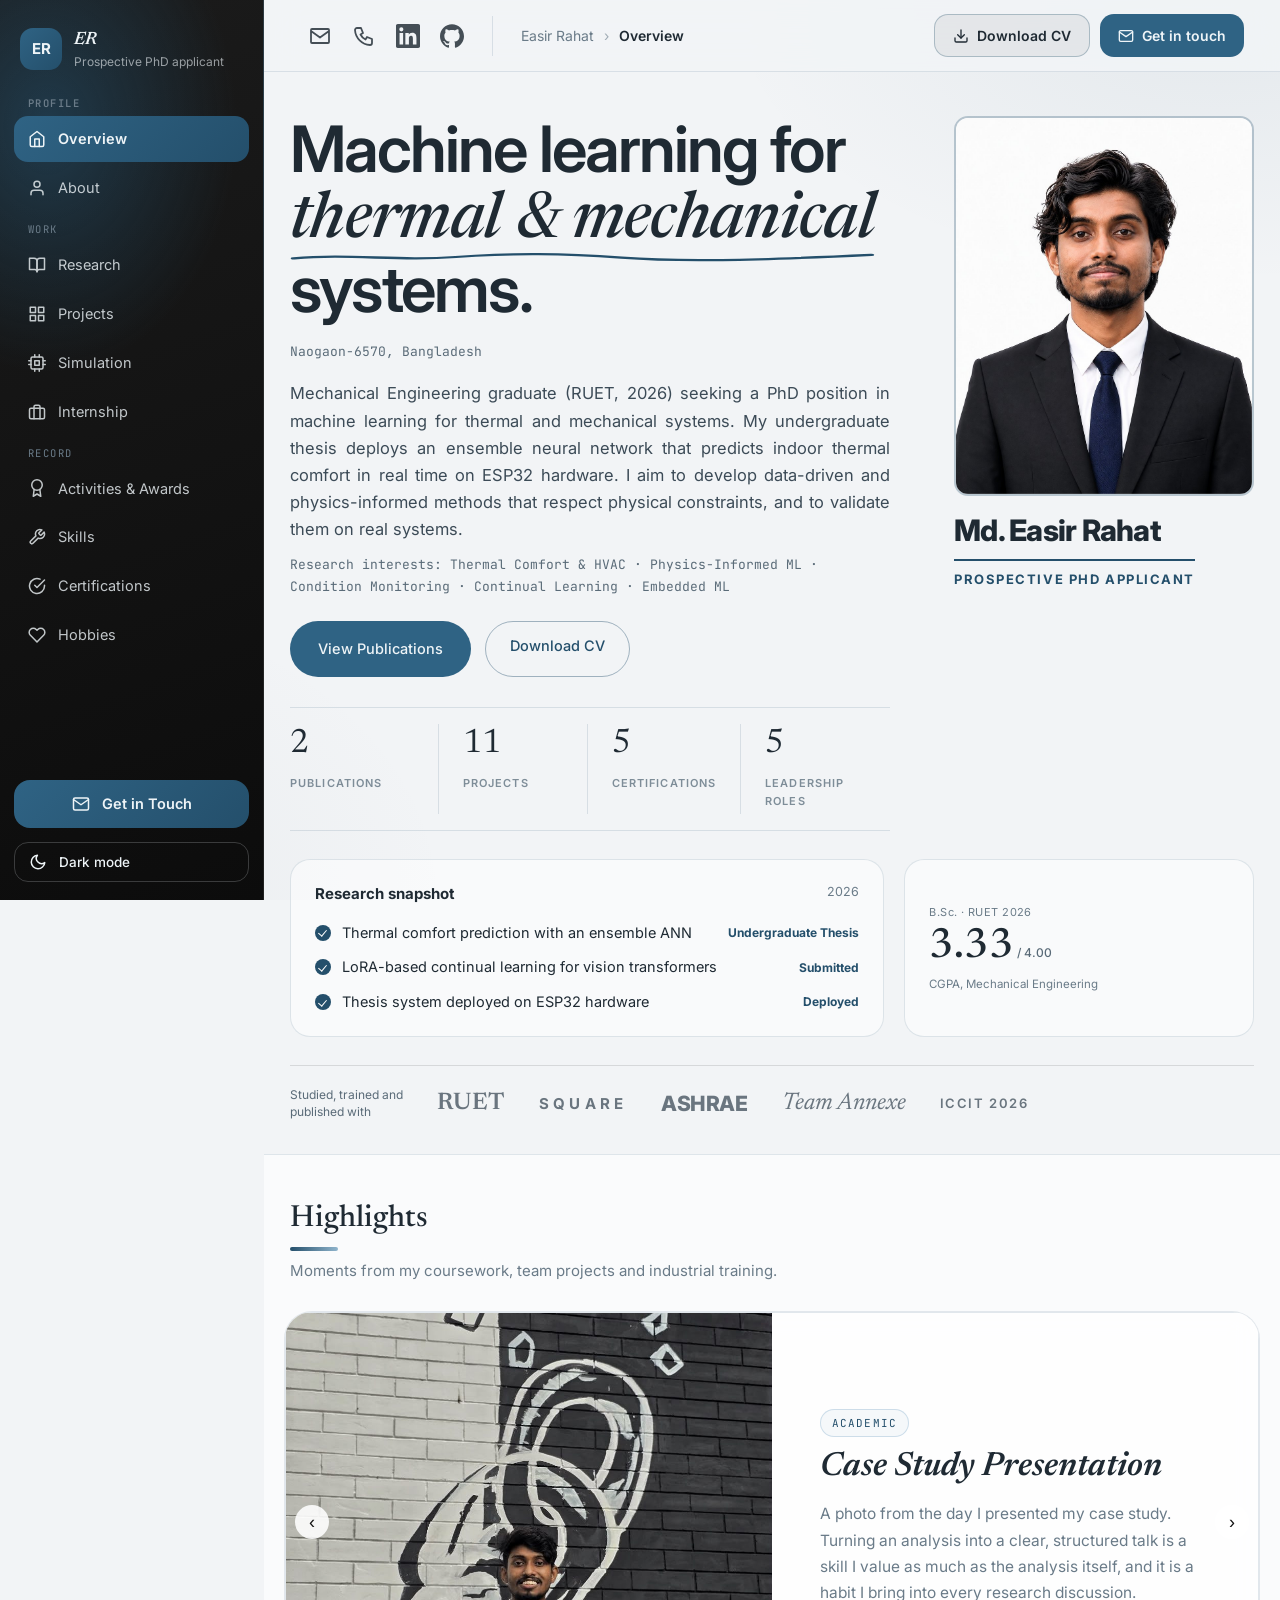
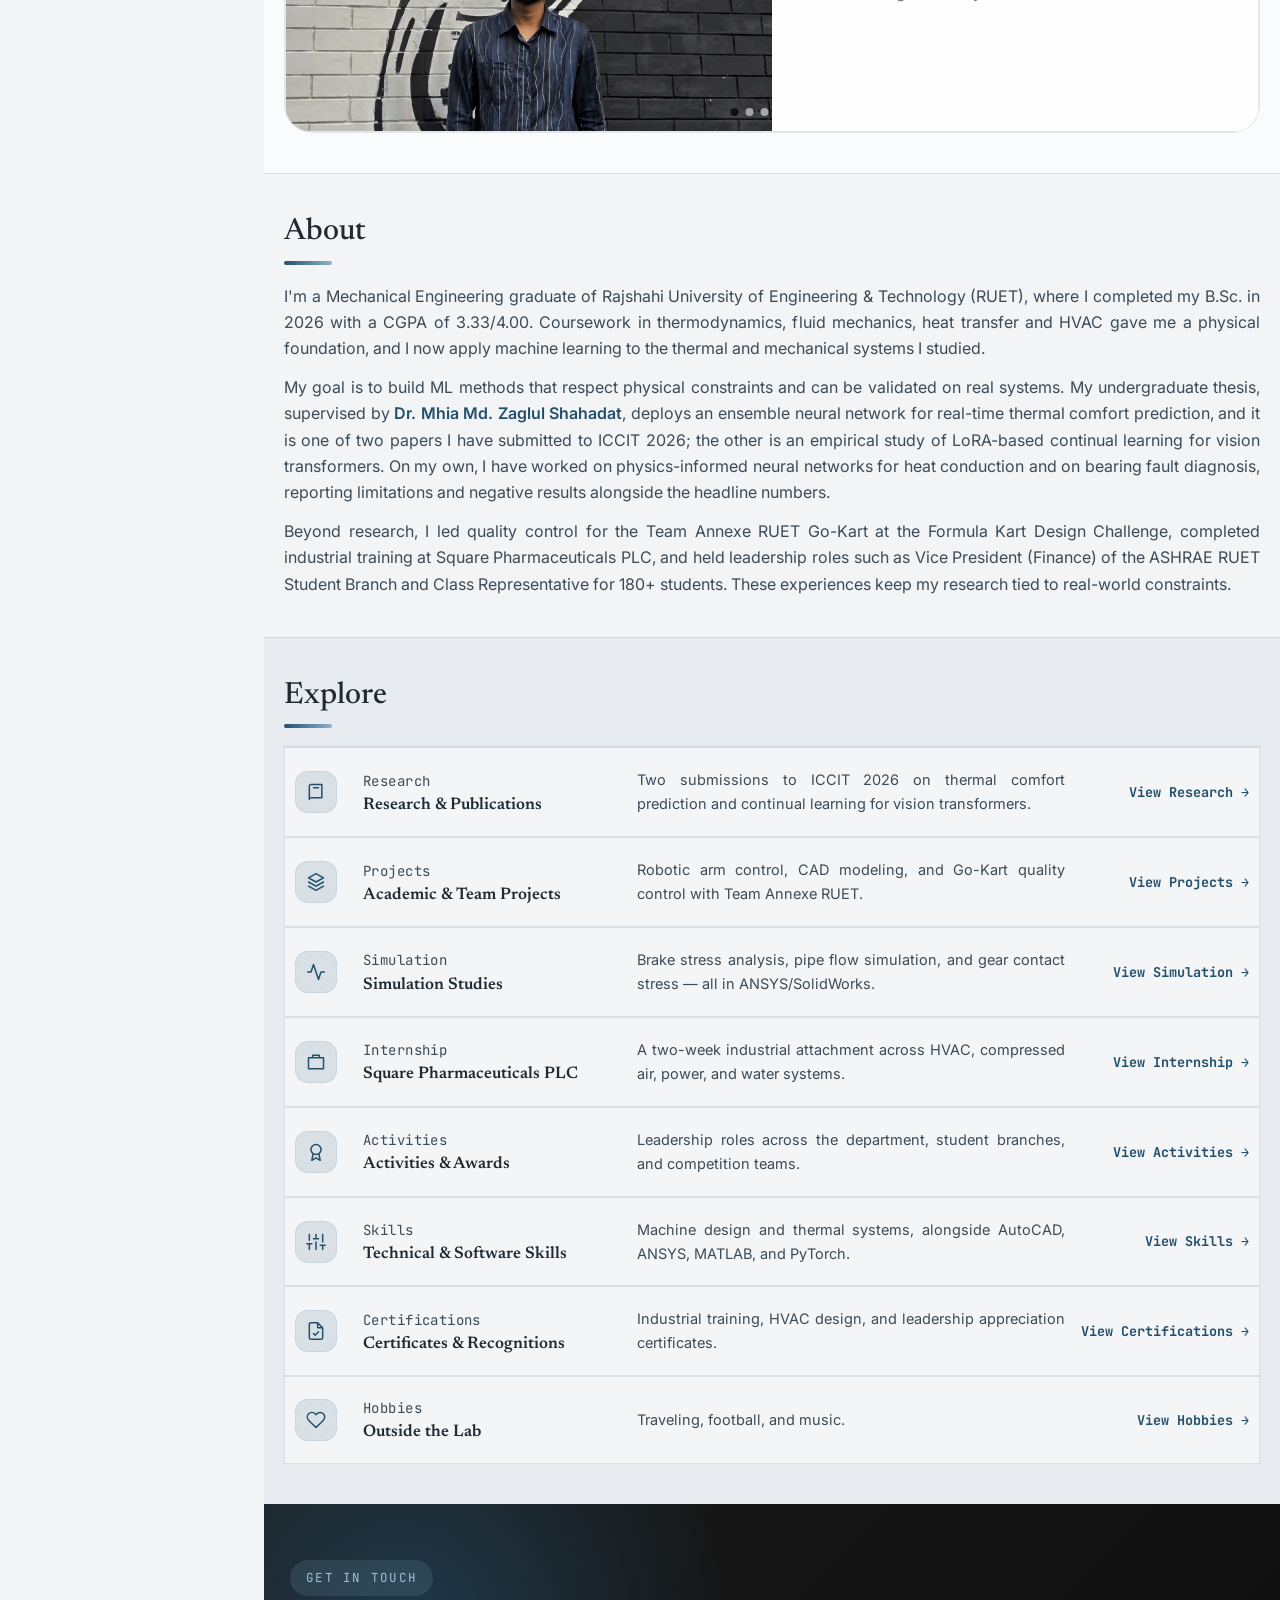
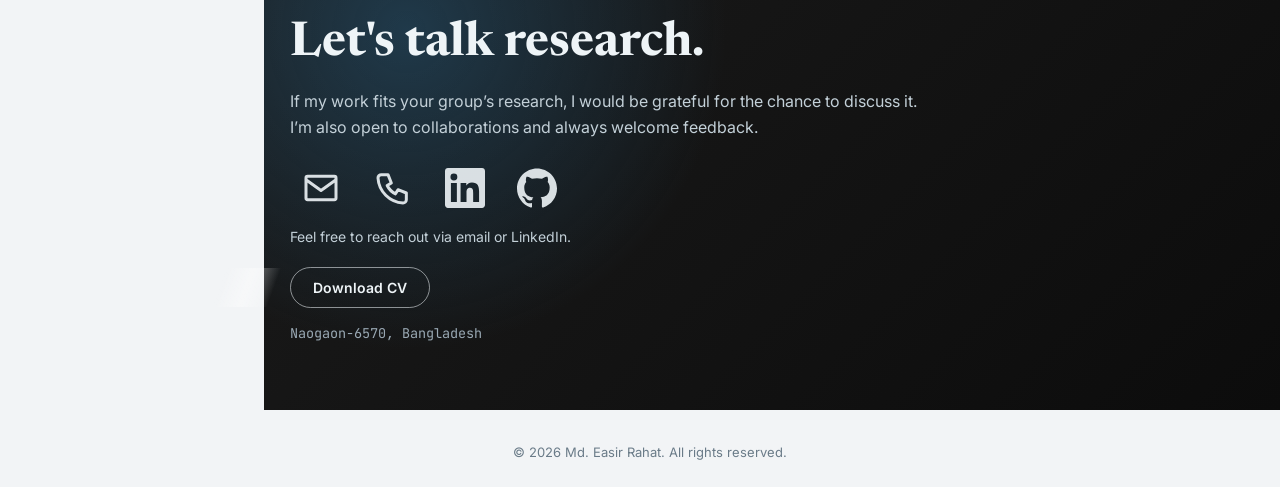
<file: index.html>
<!DOCTYPE html>
<html lang="en">
<head>
<meta charset="UTF-8">
<meta name="viewport" content="width=device-width, initial-scale=1.0">
<title>Md. Easir Rahat — PhD Applicant, ML for Thermal &amp; Mechanical Systems</title>
<meta name="description" content="Md. Easir Rahat — Mechanical Engineering graduate (RUET, 2026) seeking a PhD in machine learning for thermal and mechanical systems: thermal comfort, HVAC, physics-informed ML and condition monitoring.">
<link rel="preconnect" href="https://fonts.googleapis.com">
<link rel="preconnect" href="https://fonts.gstatic.com" crossorigin>
<link href="https://fonts.googleapis.com/css2?family=Newsreader:ital,wght@0,500;0,600;1,500&family=Inter:wght@400;500;600;700&family=JetBrains+Mono:wght@400;500&display=swap" rel="stylesheet">
<meta name="color-scheme" content="light dark">
<script>(function(){try{var s=localStorage.getItem("theme");var t=(s==="dark"||s==="light")?s:(window.matchMedia&&matchMedia("(prefers-color-scheme: dark)").matches?"dark":"light");document.documentElement.setAttribute("data-theme",t);}catch(e){}})();</script>
<link rel="icon" href="data:image/svg+xml,%3Csvg xmlns='http://www.w3.org/2000/svg' viewBox='0 0 64 64'%3E%3Crect width='64' height='64' rx='14' fill='%23244F6B'/%3E%3Ctext x='32' y='42' text-anchor='middle' font-family='Arial' font-weight='700' font-size='28' fill='%23F3EEE3'%3EER%3C/text%3E%3C/svg%3E">
<meta property="og:type" content="website">
<meta property="og:site_name" content="Md. Easir Rahat">
<meta property="og:title" content="Md. Easir Rahat — PhD Applicant, ML for Thermal &amp; Mechanical Systems">
<meta property="og:description" content="Md. Easir Rahat — Mechanical Engineering graduate (RUET, 2026) seeking a PhD in machine learning for thermal and mechanical systems: thermal comfort, HVAC, physics-informed ML and condition monitoring.">
<meta property="og:url" content="https://easirht.github.io/">
<meta property="og:image" content="https://easirht.github.io/assets/og-image.png">
<meta property="og:image:width" content="1200">
<meta property="og:image:height" content="630">
<meta name="twitter:card" content="summary_large_image">
<meta name="twitter:title" content="Md. Easir Rahat — PhD Applicant, ML for Thermal &amp; Mechanical Systems">
<meta name="twitter:description" content="Md. Easir Rahat — Mechanical Engineering graduate (RUET, 2026) seeking a PhD in machine learning for thermal and mechanical systems: thermal comfort, HVAC, physics-informed ML and condition monitoring.">
<meta name="twitter:image" content="https://easirht.github.io/assets/og-image.png">
<link rel="stylesheet" href="styles.css">
</head>
<body>

<header class="site-header" id="top">
  <div class="wrap header-inner">
    <a class="wordmark" href="#top">ER</a>
    <nav class="main-nav" id="main-nav">
      <a href="index.html#about">About</a>
      <a href="research.html">Research</a>
      <a href="projects.html">Projects</a>
      <a href="simulation.html">Simulation</a>
      <a href="internship.html">Internship</a>
      <a href="activities.html">Activities &amp; Awards</a>
      <a href="skills.html">Skills</a>
      <a href="certifications.html">Certifications</a>
      <a href="hobbies.html">Hobbies</a>
      <a href="index.html#contact" class="nav-cta">Get in Touch</a>
    </nav>
    <button class="nav-toggle" id="nav-toggle" aria-label="Toggle menu" aria-expanded="false">
      <span></span><span></span><span></span>
    </button>
  </div>
</header>

<main>

  <!-- ============ HERO ============ -->
  <section class="hero">
    <div class="wrap hero-grid">
      <div class="hero-copy">
        <p class="hero-greeting">Hello, I'm</p>
        <h1>Machine learning for <em class="hl"><span>thermal &amp; mechanical</span></em> systems.</h1>
        <p class="hero-tagline">Mechanical Engineering Graduate · ML for Thermal &amp; Mechanical Systems</p>
        <p class="hero-location">Naogaon-6570, Bangladesh</p>
        <p class="hero-pitch">
          Mechanical Engineering graduate (RUET, 2026) seeking a PhD position in machine learning for thermal and
          mechanical systems. My undergraduate thesis deploys an ensemble neural network that predicts indoor thermal
          comfort in real time on ESP32 hardware. I aim to develop data-driven and physics-informed methods that
          respect physical constraints, and to validate them on real systems.
        </p>
        <p class="hero-research-line">
          Research interests: <span class="ri">Thermal Comfort &amp; HVAC</span> · <span class="ri">Physics-Informed ML</span> · <span class="ri">Condition Monitoring</span> · <span class="ri">Continual Learning</span> · <span class="ri">Embedded ML</span>
        </p>
        <div class="hero-actions">
          <a href="research.html#publications" class="btn btn-primary">View Publications</a>
          <a href="assets/cv/Easir_Rahat_CV.pdf" download class="btn btn-outline">Download CV</a>
        </div>

        <div class="stat-row">
          <div class="stat stat-a"><span class="stat-num">2</span><span class="stat-label">Publications</span></div>
          <div class="stat stat-b"><span class="stat-num">11</span><span class="stat-label">Projects</span></div>
          <div class="stat stat-c"><span class="stat-num">5</span><span class="stat-label">Certifications</span></div>
          <div class="stat stat-d"><span class="stat-num">5</span><span class="stat-label">Leadership Roles</span></div>
        </div>
      </div>

      <div class="hero-visual">
        <div class="portrait-frame">
          <img src="assets/img/profile.jpg" alt="Md. Easir Rahat">
        </div>
        <div class="hero-id"><strong>Md. Easir Rahat</strong><span>Prospective PhD Applicant</span></div>
      </div>
    </div>
    <div class="wrap"><div class="hero-cards">
      <div class="info-card">
        <div class="ic-head"><strong>Research snapshot</strong><span>2026</span></div>
        <ul>
          <li><i class="ck"></i>Thermal comfort prediction with an ensemble ANN <em>Undergraduate Thesis</em></li>
          <li><i class="ck"></i>LoRA-based continual learning for vision transformers <em>Submitted</em></li>
          <li><i class="ck"></i>Thesis system deployed on ESP32 hardware <em>Deployed</em></li>
        </ul>
      </div>
      <div class="info-card ic-cgpa"><span class="fc-label">B.Sc. · RUET 2026</span><strong class="fc-num">3.33<small> / 4.00</small></strong><span class="fc-sub">CGPA, Mechanical Engineering</span></div>
    </div>
    <div class="hero-strip">
      <span class="strip-label">Studied, trained and<br>published with</span>
      <span class="wm wm-serif">RUET</span><span class="wm wm-caps">SQUARE</span><span class="wm wm-bold">ASHRAE</span><span class="wm wm-italic">Team Annexe</span><span class="wm wm-mono">ICCIT 2026</span>
    </div></div>
  </section>

  <!-- ============ HIGHLIGHTS SLIDER ============ -->
  <section class="showcase" aria-label="Highlights">
    <div class="showcase-head">
      <h2>Highlights</h2>
      <p class="showcase-sub">Moments from my coursework, team projects and industrial training.</p>
    </div>
    <div class="carousel carousel-showcase" data-carousel>
      <div class="carousel-track">
        <figure class="slide">
          <img src="assets/img/slides/slide-case-study.jpeg" alt="Presenting my case study, standing in front of a painted brick wall" style="object-position: 50% 45%">
          <figcaption><span class="slide-tag">Academic</span><h3>Case Study Presentation</h3><p>A photo from the day I presented my case study. Turning an analysis into a clear, structured talk is a skill I value as much as the analysis itself, and it is a habit I bring into every research discussion.</p></figcaption>
        </figure>
        <figure class="slide">
          <img src="assets/img/slides/slide-central-viva.jpeg" alt="Seated at my central viva day" style="object-position: 50% 35%">
          <figcaption><span class="slide-tag">Academic</span><h3>Central Viva Day</h3><p>A relaxed moment from my central viva day at RUET, the oral examination that tests how well you understand the fundamentals of your degree. Preparing for it meant revisiting core coursework such as machine design and thermal systems.</p></figcaption>
        </figure>
        <figure class="slide">
          <img src="assets/img/gokart-final.jpg" alt="Completed Team Annexe RUET Go-Kart">
          <figcaption><span class="slide-tag">Team Project</span><h3>Team Annexe RUET Go-Kart</h3><p>The finished kart built for the Formula Kart Design Challenge (FKDC) in Coimbatore, India. As QC Team Lead for Team Annexe RUET, I checked materials and dimensions against design tolerances and tracked down fit issues during assembly, while keeping the safety-critical parts (steering, brakes and roll structure) uncompromised on a tight budget.</p></figcaption>
        </figure>
        <figure class="slide">
          <img src="assets/img/events/ashrae-hvac-group-photo.jpg" alt="Group photo at the ASHRAE HVAC Design session">
          <figcaption><span class="slide-tag">Leadership</span><h3>ASHRAE HVAC Design Session</h3><p>A two-day HVAC Design seminar with 150+ participants, coordinated as Vice President (Finance) of the ASHRAE RUET Student Branch, where I also managed the financial planning for the event. The session carried 10 Professional Development Hours.</p></figcaption>
        </figure>
        <figure class="slide">
          <img src="assets/img/internship/internship-plant-site-1.jpg" alt="At the Square Pharmaceuticals plant">
          <figcaption><span class="slide-tag">Industry</span><h3>Industrial Training at Square Pharmaceuticals</h3><p>A two-week attachment with the Engineering Department at Square Pharmaceuticals PLC, Pabna Unit (10–23 March 2025). I rotated across the HVAC and cleanroom systems, the compressed air network, the 11/0.4 kV substation, the water systems, and the nitrogen and oxygen plants.</p></figcaption>
        </figure>
        <figure class="slide">
          <img src="assets/img/slides/slide-certificate.jpeg" alt="Receiving the industrial training certificate at Square Pharmaceuticals" style="object-position: 50% 30%">
          <figcaption><span class="slide-tag">Industry</span><h3>Receiving the Internship Certificate</h3><p>Accepting my industrial training certificate at Square Pharmaceuticals PLC, Pabna Unit, after completing the two-week ME 4120 attachment. My final report included a few observations of my own, on packaging automation and on warehouse capacity as production scales up.</p></figcaption>
        </figure>
      </div>
      <button class="carousel-arrow prev" aria-label="Previous slide">&lsaquo;</button>
      <button class="carousel-arrow next" aria-label="Next slide">&rsaquo;</button>
      <div class="carousel-dots"></div>
    </div>
  </section>

  <!-- ============ ABOUT ============ -->
  <section class="section" id="about">
    <div class="wrap">
      <h2>About</h2>
      <div class="about-grid">
        <div class="about-text">
          <p class="about-copy">
            I'm a Mechanical Engineering graduate of Rajshahi University of Engineering &amp; Technology (RUET),
            where I completed my B.Sc. in 2026 with a CGPA of 3.33/4.00. Coursework in thermodynamics, fluid
            mechanics, heat transfer and HVAC gave me a physical foundation, and I now apply machine learning to
            the thermal and mechanical systems I studied.
          </p>
          <p class="about-copy">
            My goal is to build ML methods that respect physical constraints and can be validated on real systems.
            My undergraduate thesis, supervised by <a class="person-link" style="color: var(--link, var(--accent)); font-weight: 600; text-decoration: none;" href="https://ruet.ac.bd/mhiashahadat" target="_blank" rel="noopener">Dr. Mhia Md. Zaglul Shahadat</a>, deploys an ensemble neural network
            for real-time thermal comfort prediction, and it is one of two papers I have submitted to ICCIT 2026;
            the other is an empirical study of LoRA-based continual learning for vision transformers. On my own, I
            have worked on physics-informed neural networks for heat conduction and on bearing fault diagnosis,
            reporting limitations and negative results alongside the headline numbers.
          </p>
          <p class="about-copy">
            Beyond research, I led quality control for the Team Annexe RUET Go-Kart at the Formula Kart Design
            Challenge, completed industrial training at Square Pharmaceuticals PLC, and held leadership roles such
            as Vice President (Finance) of the ASHRAE RUET Student Branch and Class Representative for 180+
            students. These experiences keep my research tied to real-world constraints.
          </p>
        </div>
      </div>
    </div>
  </section>

  
  <!-- ============ EXPLORE ============ -->
  <section class="section alt" id="explore">
    <div class="wrap">
      <h2>Explore</h2>
      <div class="explore-grid">

        <a class="explore-card" href="research.html">
          <span class="card-ico"><svg viewBox="0 0 24 24" aria-hidden="true"><path d="M4 5a2 2 0 0 1 2-2h13v16H6a2 2 0 0 0-2 2zM4 19V5M9 7h6"/></svg></span>
          <p class="card-eyebrow">Research</p>
          <h3>Research &amp; Publications</h3>
          <p>Two submissions to ICCIT 2026 on thermal comfort prediction and continual learning for vision transformers.</p>
          <span class="explore-link">View Research &rarr;</span>
        </a>

        <a class="explore-card" href="projects.html">
          <span class="card-ico"><svg viewBox="0 0 24 24" aria-hidden="true"><path d="M12 2l9 5-9 5-9-5zM3 12l9 5 9-5M3 17l9 5 9-5"/></svg></span>
          <p class="card-eyebrow">Projects</p>
          <h3>Academic &amp; Team Projects</h3>
          <p>Robotic arm control, CAD modeling, and Go-Kart quality control with Team Annexe RUET.</p>
          <span class="explore-link">View Projects &rarr;</span>
        </a>

        <a class="explore-card" href="simulation.html">
          <span class="card-ico"><svg viewBox="0 0 24 24" aria-hidden="true"><path d="M22 12h-4l-3 9L9 3l-3 9H2"/></svg></span>
          <p class="card-eyebrow">Simulation</p>
          <h3>Simulation Studies</h3>
          <p>Brake stress analysis, pipe flow simulation, and gear contact stress — all in ANSYS/SolidWorks.</p>
          <span class="explore-link">View Simulation &rarr;</span>
        </a>

        <a class="explore-card" href="internship.html">
          <span class="card-ico"><svg viewBox="0 0 24 24" aria-hidden="true"><path d="M3 7h18v13H3zM8 7V4h8v3"/></svg></span>
          <p class="card-eyebrow">Internship</p>
          <h3>Square Pharmaceuticals PLC</h3>
          <p>A two-week industrial attachment across HVAC, compressed air, power, and water systems.</p>
          <span class="explore-link">View Internship &rarr;</span>
        </a>

        <a class="explore-card" href="activities.html">
          <span class="card-ico"><svg viewBox="0 0 24 24" aria-hidden="true"><path d="M12 15a6 6 0 1 0 0-12 6 6 0 0 0 0 12zM8.5 14L7 22l5-3 5 3-1.5-8"/></svg></span>
          <p class="card-eyebrow">Activities</p>
          <h3>Activities &amp; Awards</h3>
          <p>Leadership roles across the department, student branches, and competition teams.</p>
          <span class="explore-link">View Activities &rarr;</span>
        </a>

        <a class="explore-card" href="skills.html">
          <span class="card-ico"><svg viewBox="0 0 24 24" aria-hidden="true"><path d="M4 21v-7M4 10V3M12 21v-9M12 8V3M20 21v-5M20 12V3M1 14h6M9 8h6M17 16h6"/></svg></span>
          <p class="card-eyebrow">Skills</p>
          <h3>Technical &amp; Software Skills</h3>
          <p>Machine design and thermal systems, alongside AutoCAD, ANSYS, MATLAB, and PyTorch.</p>
          <span class="explore-link">View Skills &rarr;</span>
        </a>

        <a class="explore-card" href="certifications.html">
          <span class="card-ico"><svg viewBox="0 0 24 24" aria-hidden="true"><path d="M14 2H6a2 2 0 0 0-2 2v16a2 2 0 0 0 2 2h12a2 2 0 0 0 2-2V8zM14 2v6h6M9 15l2 2 4-4"/></svg></span>
          <p class="card-eyebrow">Certifications</p>
          <h3>Certificates &amp; Recognitions</h3>
          <p>Industrial training, HVAC design, and leadership appreciation certificates.</p>
          <span class="explore-link">View Certifications &rarr;</span>
        </a>

        <a class="explore-card" href="hobbies.html">
          <span class="card-ico"><svg viewBox="0 0 24 24" aria-hidden="true"><path d="M20.8 4.6a5.5 5.5 0 0 0-7.8 0L12 5.7l-1-1.1a5.5 5.5 0 0 0-7.8 7.8l1 1.1L12 21l7.8-7.5 1-1.1a5.5 5.5 0 0 0 0-7.8z"/></svg></span>
          <p class="card-eyebrow">Hobbies</p>
          <h3>Outside the Lab</h3>
          <p>Traveling, football, and music.</p>
          <span class="explore-link">View Hobbies &rarr;</span>
        </a>

      </div>
    </div>
  </section>


  <!-- ============ CONTACT ============ -->
  <section class="section" id="contact">
    <div class="wrap contact-wrap">
      <p class="eyebrow">Get in Touch</p>
      <h2 class="contact-headline">Let's talk research.</h2>
      <p class="about-copy">If my work fits your group’s research, I would be grateful for the chance to discuss it. I’m also open to collaborations and always welcome feedback.</p>
      <div class="contact-icons" data-socials>
        <a href="mailto:easirrahat17@gmail.com">Email</a>
        <a href="https://www.linkedin.com/in/easir-ruet" target="_blank" rel="noopener">LinkedIn</a>
        <a href="https://github.com/easirht" target="_blank" rel="noopener">GitHub</a>
      </div>
      <p class="contact-note">Feel free to reach out via email or LinkedIn.</p>
      <a href="assets/cv/Easir_Rahat_CV.pdf" download class="pill-link pill-primary contact-cv">Download CV</a>
      <p class="contact-detail">Naogaon-6570, Bangladesh</p>
    </div>
  </section>

</main>

<footer class="site-footer">
  <div class="wrap">
    <p>&copy; <span id="year"></span> Md. Easir Rahat. All rights reserved.</p>
  </div>
</footer>

<script src="script.js"></script>
</body>
</html>
</file>
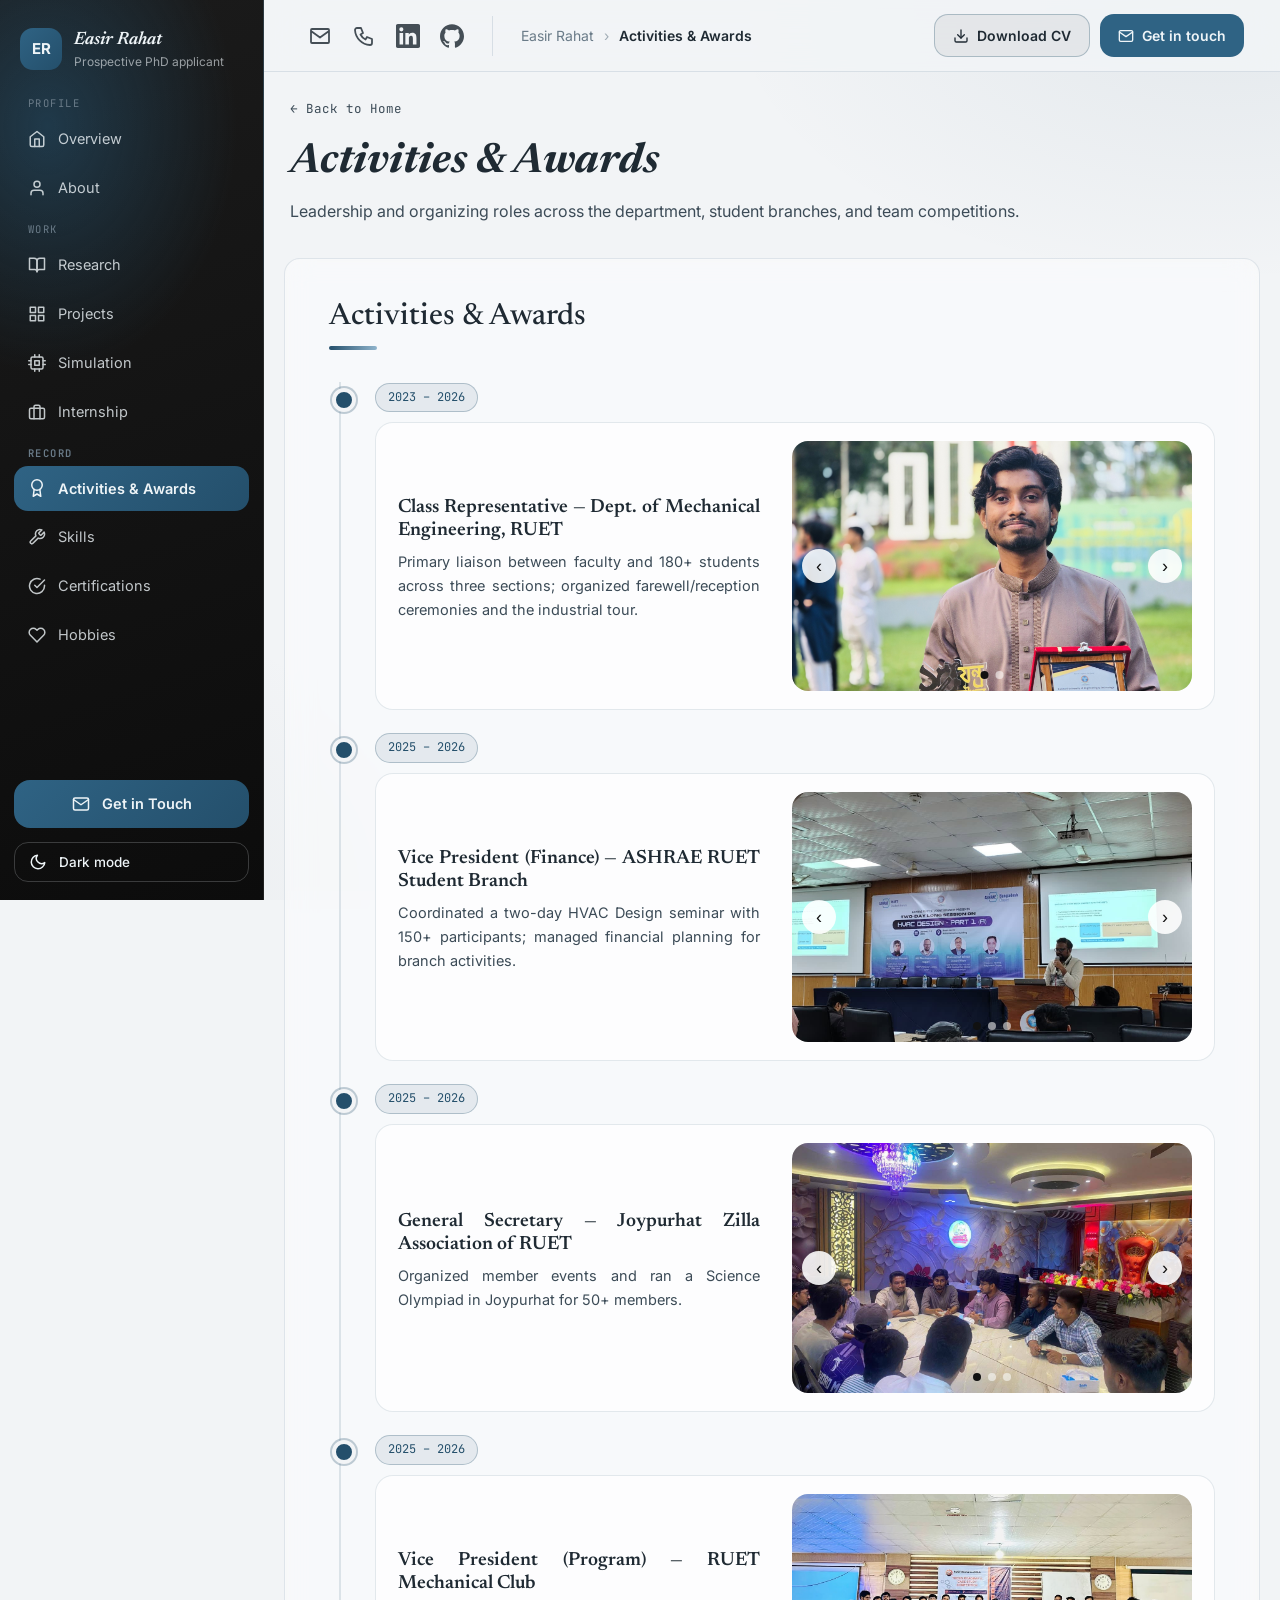
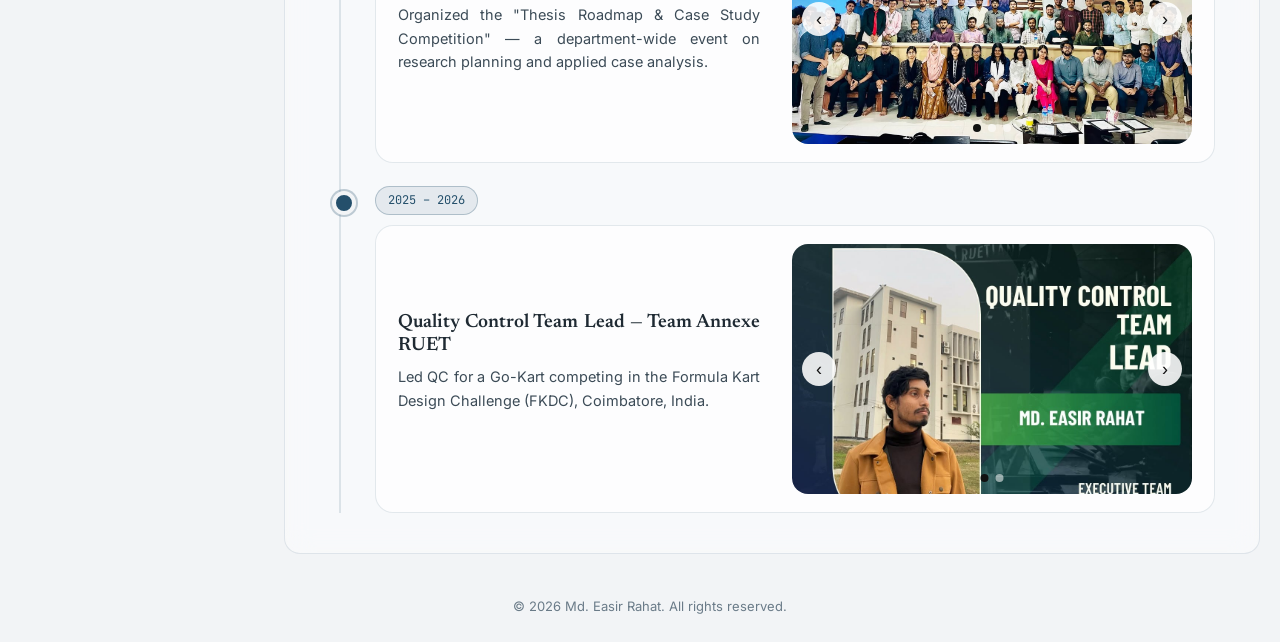
<file: activities.html>
<!DOCTYPE html>
<html lang="en">
<head>
<meta charset="UTF-8">
<meta name="viewport" content="width=device-width, initial-scale=1.0">
<title>Activities & Awards — Md. Easir Rahat</title>
<meta name="description" content="Leadership roles, activities, and awards of Md. Easir Rahat.">
<link rel="preconnect" href="https://fonts.googleapis.com">
<link rel="preconnect" href="https://fonts.gstatic.com" crossorigin>
<link href="https://fonts.googleapis.com/css2?family=Newsreader:ital,wght@0,500;0,600;1,500&family=Inter:wght@400;500;600;700&family=JetBrains+Mono:wght@400;500&display=swap" rel="stylesheet">
<link rel="stylesheet" href="styles.css">
</head>
<body>

<header class="site-header" id="top">
  <div class="wrap header-inner">
    <a class="wordmark" href="index.html#top">Easir Rahat</a>
    <nav class="main-nav" id="main-nav">
      <a href="index.html#about">About</a>
      <a href="research.html">Research</a>
      <a href="projects.html">Projects</a>
      <a href="simulation.html">Simulation</a>
      <a href="internship.html">Internship</a>
      <a href="activities.html" class="is-current">Activities & Awards</a>
      <a href="skills.html">Skills</a>
      <a href="certifications.html">Certifications</a>
      <a href="hobbies.html">Hobbies</a>
      <a href="index.html#contact" class="nav-cta">Get in Touch</a>
    </nav>
    <button class="nav-toggle" id="nav-toggle" aria-label="Toggle menu" aria-expanded="false">
      <span></span><span></span><span></span>
    </button>
  </div>
</header>

<main>

  <section class="page-hero">
    <div class="wrap">
      <a class="back-link" href="index.html">&larr; Back to Home</a>
      <h1>Activities &amp; Awards</h1>
      <p class="page-hero-desc">Leadership and organizing roles across the department, student branches, and team competitions.</p>
    </div>
  </section>
<section class="section alt" id="activities">
    <div class="wrap">
      <h2>Activities &amp; Awards</h2>

      <ol class="timeline">
        <li>
          <span class="timeline-date">2023 – 2026</span>
          <div class="timeline-body">
            <h3>Class Representative — Dept. of Mechanical Engineering, RUET</h3>
            <p>Primary liaison between faculty and 180+ students across three sections; organized farewell/reception ceremonies and the industrial tour.</p>
            <div class="carousel carousel-sm" data-carousel>
              <div class="carousel-track">
                <img src="assets/img/events/classrep-award-holding-plaque.jpg" alt="Receiving the Class Representative award">
                <img src="assets/img/events/classrep-group-with-tokens.jpg" alt="Class Representatives with their award plaques">
              </div>
              <button class="carousel-arrow prev" aria-label="Previous photo">‹</button>
              <button class="carousel-arrow next" aria-label="Next photo">›</button>
              <div class="carousel-dots"></div>
            </div>
          </div>
        </li>
        <li>
          <span class="timeline-date">2025 – 2026</span>
          <div class="timeline-body">
            <h3>Vice President (Finance) — ASHRAE RUET Student Branch</h3>
            <p>Coordinated a two-day HVAC Design seminar with 150+ participants; managed financial planning for branch activities.</p>
            <div class="carousel carousel-sm" data-carousel>
              <div class="carousel-track">
                <img src="assets/img/events/ashrae-hvac-speaker.jpg" alt="Speaker presenting at the ASHRAE HVAC Design session">
                <img src="assets/img/events/ashrae-hvac-audience.jpg" alt="Audience at the ASHRAE HVAC Design session">
                <img src="assets/img/events/ashrae-hvac-group-photo.jpg" alt="Group photo at the ASHRAE HVAC Design session">
              </div>
              <button class="carousel-arrow prev" aria-label="Previous photo">‹</button>
              <button class="carousel-arrow next" aria-label="Next photo">›</button>
              <div class="carousel-dots"></div>
            </div>
          </div>
        </li>
       <li>
  <span class="timeline-date">2025 – 2026</span>
  <div class="timeline-body">
    <h3>General Secretary — Joypurhat Zilla Association of RUET</h3>
    <p>Organized member events and ran a Science Olympiad in Joypurhat for 50+ members.</p>
    <div class="carousel carousel-sm" data-carousel>
      <div class="carousel-track">
        <img src="assets/img/jzar/jzar-event-1.jpeg" alt="Joypurhat Zilla Association event">
        <img src="assets/img/jzar/jzar-event-2.jpeg" alt="Joypurhat Zilla Association members">
        <img src="assets/img/jzar/jzar-event-3.jpeg" alt="Joypurhat Zilla Association gathering">
      </div>
      <button class="carousel-arrow prev" aria-label="Previous photo">‹</button>
      <button class="carousel-arrow next" aria-label="Next photo">›</button>
      <div class="carousel-dots"></div>
    </div>
  </div>
</li>
        <li>
          <span class="timeline-date">2025 – 2026</span>
          <div class="timeline-body">
            <h3>Vice President (Program) — RUET Mechanical Club</h3>
            <p>Organized the "Thesis Roadmap &amp; Case Study Competition" — a department-wide event on research planning and applied case analysis.</p>
            <div class="carousel carousel-sm" data-carousel>
              <div class="carousel-track">
                <img src="assets/img/me_club/meclub-event-group-photo.jpg" alt="Thesis Roadmap and Case Study Competition group photo">
                <img src="assets/img/me_club/meclub-case-study-poster.jpg" alt="Case Study Competition event poster">
                <img src="assets/img/me_club/meclub-thesis-roadmap-poster.jpg" alt="Thesis Roadmap event poster">
              </div>
              <button class="carousel-arrow prev" aria-label="Previous photo">‹</button>
              <button class="carousel-arrow next" aria-label="Next photo">›</button>
              <div class="carousel-dots"></div>
            </div>
          </div>
        </li>
        <li>
          <span class="timeline-date">2025 – 2026</span>
          <div class="timeline-body">
            <h3>Quality Control Team Lead — Team Annexe RUET</h3>
            <p>Led QC for a Go-Kart competing in the Formula Kart Design Challenge (FKDC), Coimbatore, India.</p>
            <div class="carousel carousel-sm" data-carousel>
              <div class="carousel-track">
                <img src="assets/img/annexe-role-card.jpg" alt="Quality Control Team Lead role announcement, Team Annexe RUET">
                <img src="assets/img/annexe-seminar.jpg" alt="Team Annexe briefing session">
              </div>
              <button class="carousel-arrow prev" aria-label="Previous photo">‹</button>
              <button class="carousel-arrow next" aria-label="Next photo">›</button>
              <div class="carousel-dots"></div>
            </div>
          </div>
        </li>
      </ol>
    </div>
  </section>
</main>

<footer class="site-footer">
  <div class="wrap">
    <p>&copy; <span id="year"></span> Md. Easir Rahat. All rights reserved.</p>
  </div>
</footer>

<script src="script.js"></script>
</body>
</html>
</file>
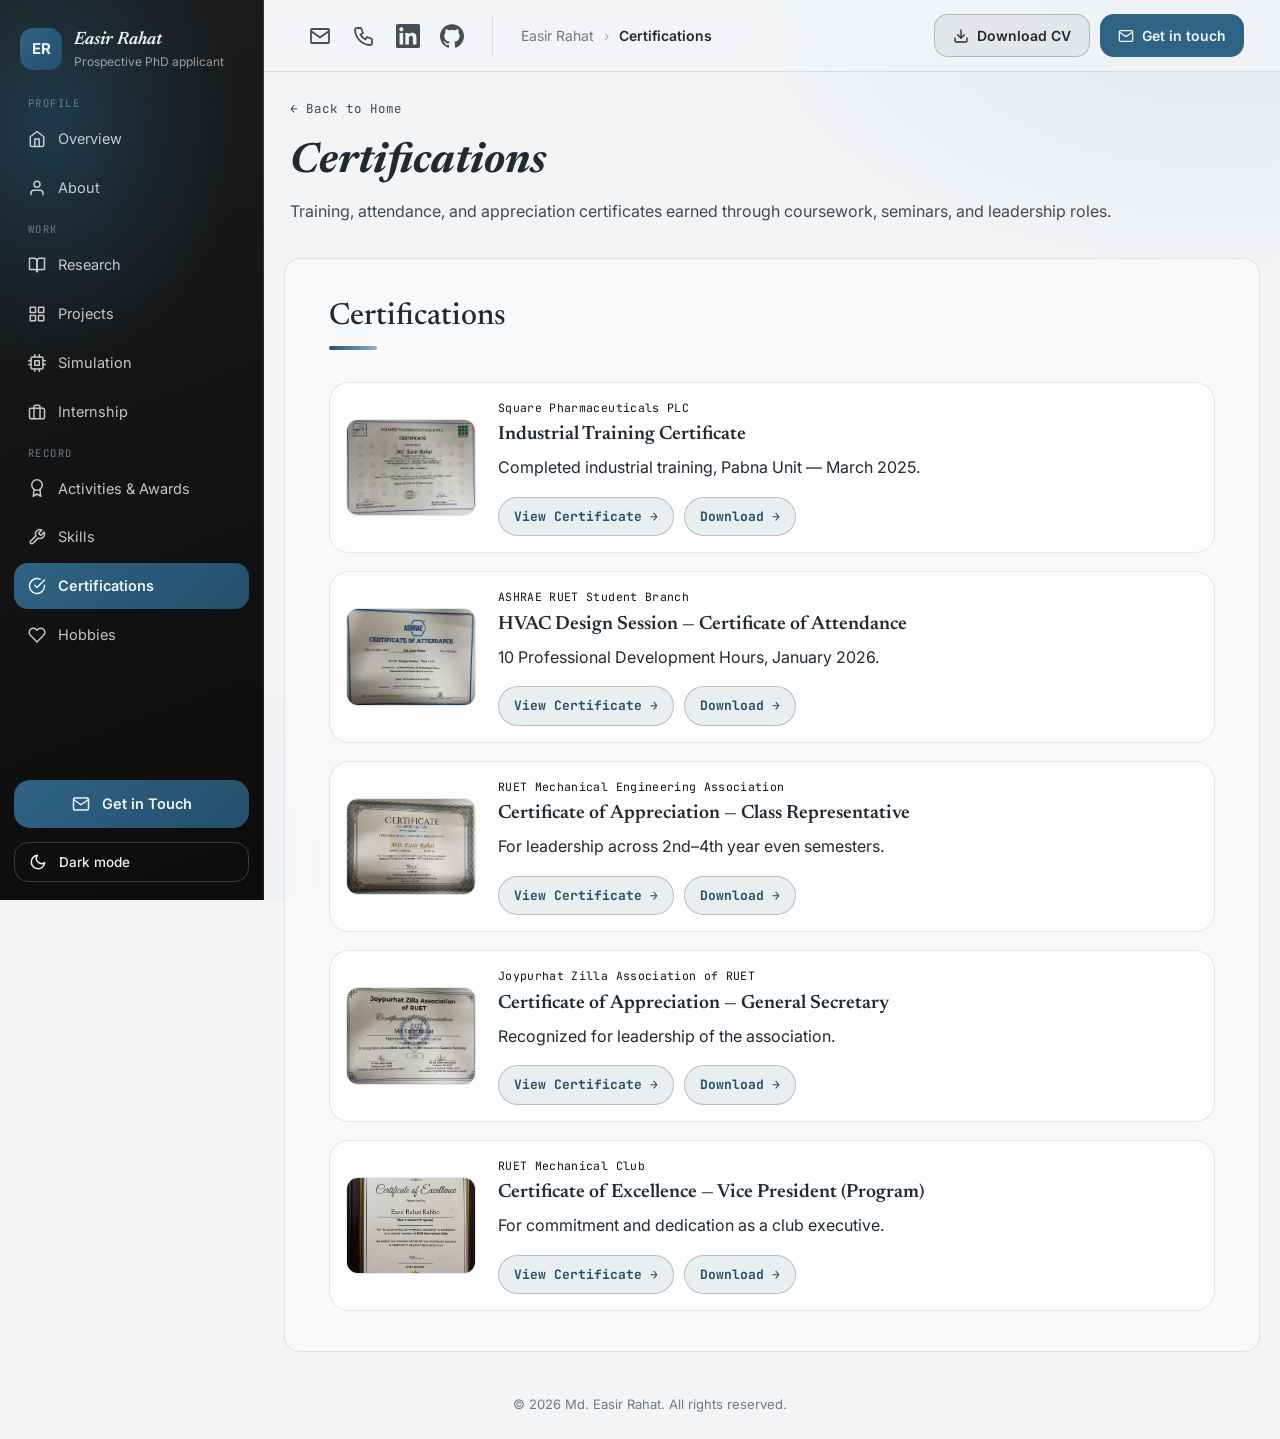
<file: certifications.html>
<!DOCTYPE html>
<html lang="en">
<head>
<meta charset="UTF-8">
<meta name="viewport" content="width=device-width, initial-scale=1.0">
<title>Certifications — Md. Easir Rahat</title>
<meta name="description" content="Certifications and certificates of Md. Easir Rahat.">
<link rel="preconnect" href="https://fonts.googleapis.com">
<link rel="preconnect" href="https://fonts.gstatic.com" crossorigin>
<link href="https://fonts.googleapis.com/css2?family=Newsreader:ital,wght@0,500;0,600;1,500&family=Inter:wght@400;500;600;700&family=JetBrains+Mono:wght@400;500&display=swap" rel="stylesheet">
<link rel="stylesheet" href="styles.css">
</head>
<body>

<header class="site-header" id="top">
  <div class="wrap header-inner">
    <a class="wordmark" href="index.html#top">Easir Rahat</a>
    <nav class="main-nav" id="main-nav">
      <a href="index.html#about">About</a>
      <a href="research.html">Research</a>
      <a href="projects.html">Projects</a>
      <a href="simulation.html">Simulation</a>
      <a href="internship.html">Internship</a>
      <a href="activities.html">Activities & Awards</a>
      <a href="skills.html">Skills</a>
      <a href="certifications.html" class="is-current">Certifications</a>
      <a href="hobbies.html">Hobbies</a>
      <a href="index.html#contact" class="nav-cta">Get in Touch</a>
    </nav>
    <button class="nav-toggle" id="nav-toggle" aria-label="Toggle menu" aria-expanded="false">
      <span></span><span></span><span></span>
    </button>
  </div>
</header>

<main>

  <section class="page-hero">
    <div class="wrap">
      <a class="back-link" href="index.html">&larr; Back to Home</a>
      <h1>Certifications</h1>
      <p class="page-hero-desc">Training, attendance, and appreciation certificates earned through coursework, seminars, and leadership roles.</p>
    </div>
  </section>
<section class="section" id="certifications">
    <div class="wrap">
      <h2>Certifications</h2>
      <div class="cert-list">
        <div class="cert-row">
          <img src="assets/img/certs/cert-square-internship.jpg" alt="Square Pharmaceuticals Industrial Training Certificate">
          <div>
            <p class="card-eyebrow">Square Pharmaceuticals PLC</p>
            <h3>Industrial Training Certificate</h3>
            <p>Completed industrial training, Pabna Unit — March 2025.</p>
            <div class="cert-links">
              <a href="assets/img/certs/cert-square-internship.jpg" target="_blank" rel="noopener">View Certificate →</a>
              <a href="assets/img/certs/cert-square-internship.jpg" download>Download →</a>
            </div>
          </div>
        </div>
        <div class="cert-row">
          <img src="assets/img/certs/cert-ashrae-hvac.jpg" alt="ASHRAE Certificate of Attendance">
          <div>
            <p class="card-eyebrow">ASHRAE RUET Student Branch</p>
            <h3>HVAC Design Session — Certificate of Attendance</h3>
            <p>10 Professional Development Hours, January 2026.</p>
            <div class="cert-links">
              <a href="assets/img/certs/cert-ashrae-hvac.jpg" target="_blank" rel="noopener">View Certificate →</a>
              <a href="assets/img/certs/cert-ashrae-hvac.jpg" download>Download →</a>
            </div>
          </div>
        </div>
        <div class="cert-row">
          <img src="assets/img/certs/cert-class-rep.jpg" alt="Class Representative Certificate">
          <div>
            <p class="card-eyebrow">RUET Mechanical Engineering Association</p>
            <h3>Certificate of Appreciation — Class Representative</h3>
            <p>For leadership across 2nd–4th year even semesters.</p>
            <div class="cert-links">
              <a href="assets/img/certs/cert-class-rep.jpg" target="_blank" rel="noopener">View Certificate →</a>
              <a href="assets/img/certs/cert-class-rep.jpg" download>Download →</a>
            </div>
          </div>
        </div>
        <div class="cert-row">
          <img src="assets/img/certs/cert-jzar-gs.jpg" alt="Joypurhat Zilla Association Certificate">
          <div>
            <p class="card-eyebrow">Joypurhat Zilla Association of RUET</p>
            <h3>Certificate of Appreciation — General Secretary</h3>
            <p>Recognized for leadership of the association.</p>
            <div class="cert-links">
              <a href="assets/img/certs/cert-jzar-gs.jpg" target="_blank" rel="noopener">View Certificate →</a>
              <a href="assets/img/certs/cert-jzar-gs.jpg" download>Download →</a>
            </div>
          </div>
        </div>
        <div class="cert-row">
          <img src="assets/img/certs/cert-me-club-vp.jpg" alt="RUET ME Club Certificate of Excellence">
          <div>
            <p class="card-eyebrow">RUET Mechanical Club</p>
            <h3>Certificate of Excellence — Vice President (Program)</h3>
            <p>For commitment and dedication as a club executive.</p>
            <div class="cert-links">
              <a href="assets/img/certs/cert-me-club-vp.jpg" target="_blank" rel="noopener">View Certificate →</a>
              <a href="assets/img/certs/cert-me-club-vp.jpg" download>Download →</a>
            </div>
          </div>
        </div>
      </div>
    </div>
  </section>
</main>

<footer class="site-footer">
  <div class="wrap">
    <p>&copy; <span id="year"></span> Md. Easir Rahat. All rights reserved.</p>
  </div>
</footer>

<script src="script.js"></script>
</body>
</html>
</file>
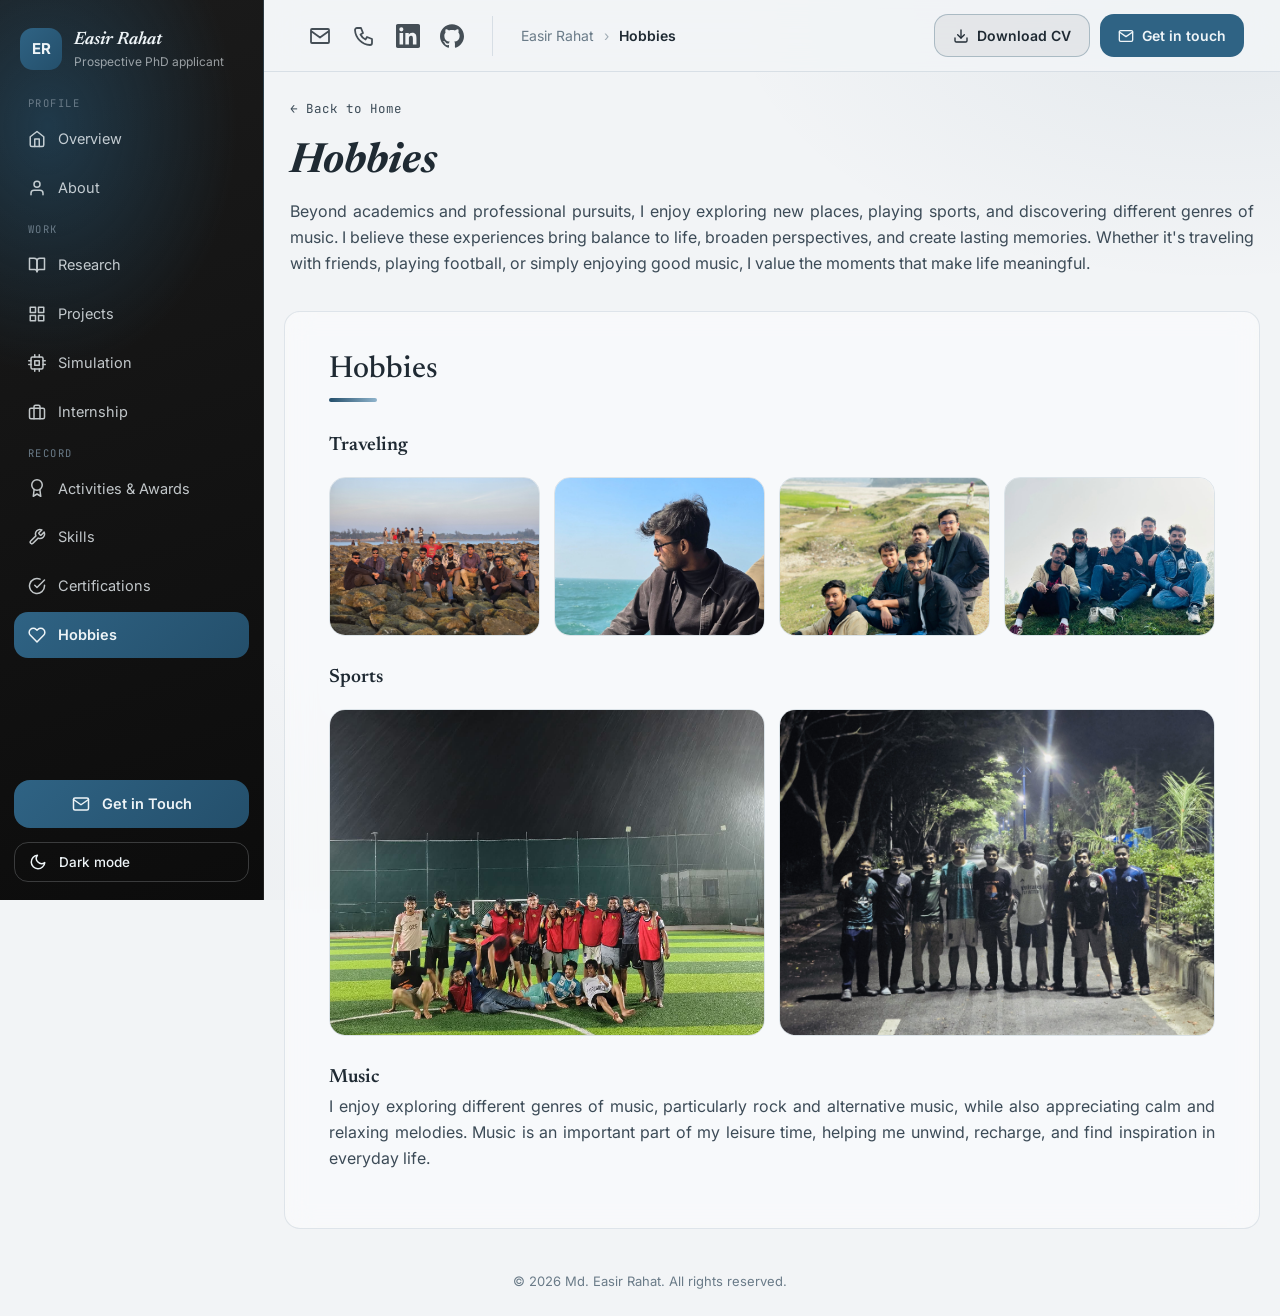
<file: hobbies.html>
<!DOCTYPE html>
<html lang="en">
<head>
<meta charset="UTF-8">
<meta name="viewport" content="width=device-width, initial-scale=1.0">
<title>Hobbies — Md. Easir Rahat</title>
<meta name="description" content="Hobbies and interests of Md. Easir Rahat.">
<link rel="preconnect" href="https://fonts.googleapis.com">
<link rel="preconnect" href="https://fonts.gstatic.com" crossorigin>
<link href="https://fonts.googleapis.com/css2?family=Newsreader:ital,wght@0,500;0,600;1,500&family=Inter:wght@400;500;600;700&family=JetBrains+Mono:wght@400;500&display=swap" rel="stylesheet">
<link rel="stylesheet" href="styles.css">
</head>
<body>

<header class="site-header" id="top">
  <div class="wrap header-inner">
    <a class="wordmark" href="index.html#top">Easir Rahat</a>
    <nav class="main-nav" id="main-nav">
      <a href="index.html#about">About</a>
      <a href="research.html">Research</a>
      <a href="projects.html">Projects</a>
      <a href="simulation.html">Simulation</a>
      <a href="internship.html">Internship</a>
      <a href="activities.html">Activities & Awards</a>
      <a href="skills.html">Skills</a>
      <a href="certifications.html">Certifications</a>
      <a href="hobbies.html" class="is-current">Hobbies</a>
      <a href="index.html#contact" class="nav-cta">Get in Touch</a>
    </nav>
    <button class="nav-toggle" id="nav-toggle" aria-label="Toggle menu" aria-expanded="false">
      <span></span><span></span><span></span>
    </button>
  </div>
</header>

<main>

  <section class="page-hero">
    <div class="wrap">
      <a class="back-link" href="index.html">&larr; Back to Home</a>
      <h1>Hobbies</h1>
      <p class="page-hero-desc">Beyond academics and professional pursuits, I enjoy exploring new places, playing sports, and discovering different genres of music. 
        I believe these experiences bring balance to life, broaden perspectives, and create lasting memories.
        Whether it's traveling with friends, playing football, or simply enjoying good music, I value the moments that make life meaningful.</p>
    </div>
  </section>
<section class="section alt" id="hobbies">
    <div class="wrap">
      <h2>Hobbies</h2>

      <div class="hobby-group">
        <h3>Traveling</h3>
        <div class="hobby-strip">
          <img src="assets/img/travel/travel-rocky-beach-group.jpg" alt="Beach trip with friends">
          <img src="assets/img/travel/travel-boat-sea-portrait.jpg" alt="On a boat trip">
          <img src="assets/img/travel/travel-riverside-friends.jpg" alt="Riverside trip">
          <img src="assets/img/travel/travel-hilltop-friends-group.jpg" alt="Hilltop trip with friends">
        </div>
      </div>

      <div class="hobby-group">
        <h3>Sports</h3>
        <div class="hobby-strip">
          <img src="assets/img/sports/sports-football-field-team.jpg" alt="Football with friends">
          <img src="assets/img/sports/sports-football-night-street.jpg" alt="Football team, night walk">
        </div>
      </div>

      <div class="hobby-group">
        <h3>Music</h3>
        <p class="about-copy">I enjoy exploring different genres of music, particularly rock and alternative music,
          while also appreciating calm and relaxing melodies. Music is an important part of my leisure time, 
          helping me unwind, recharge, and find inspiration in everyday life.</p>
      </div>
    </div>
  </section>
</main>

<footer class="site-footer">
  <div class="wrap">
    <p>&copy; <span id="year"></span> Md. Easir Rahat. All rights reserved.</p>
  </div>
</footer>

<script src="script.js"></script>
</body>
</html>
</file>
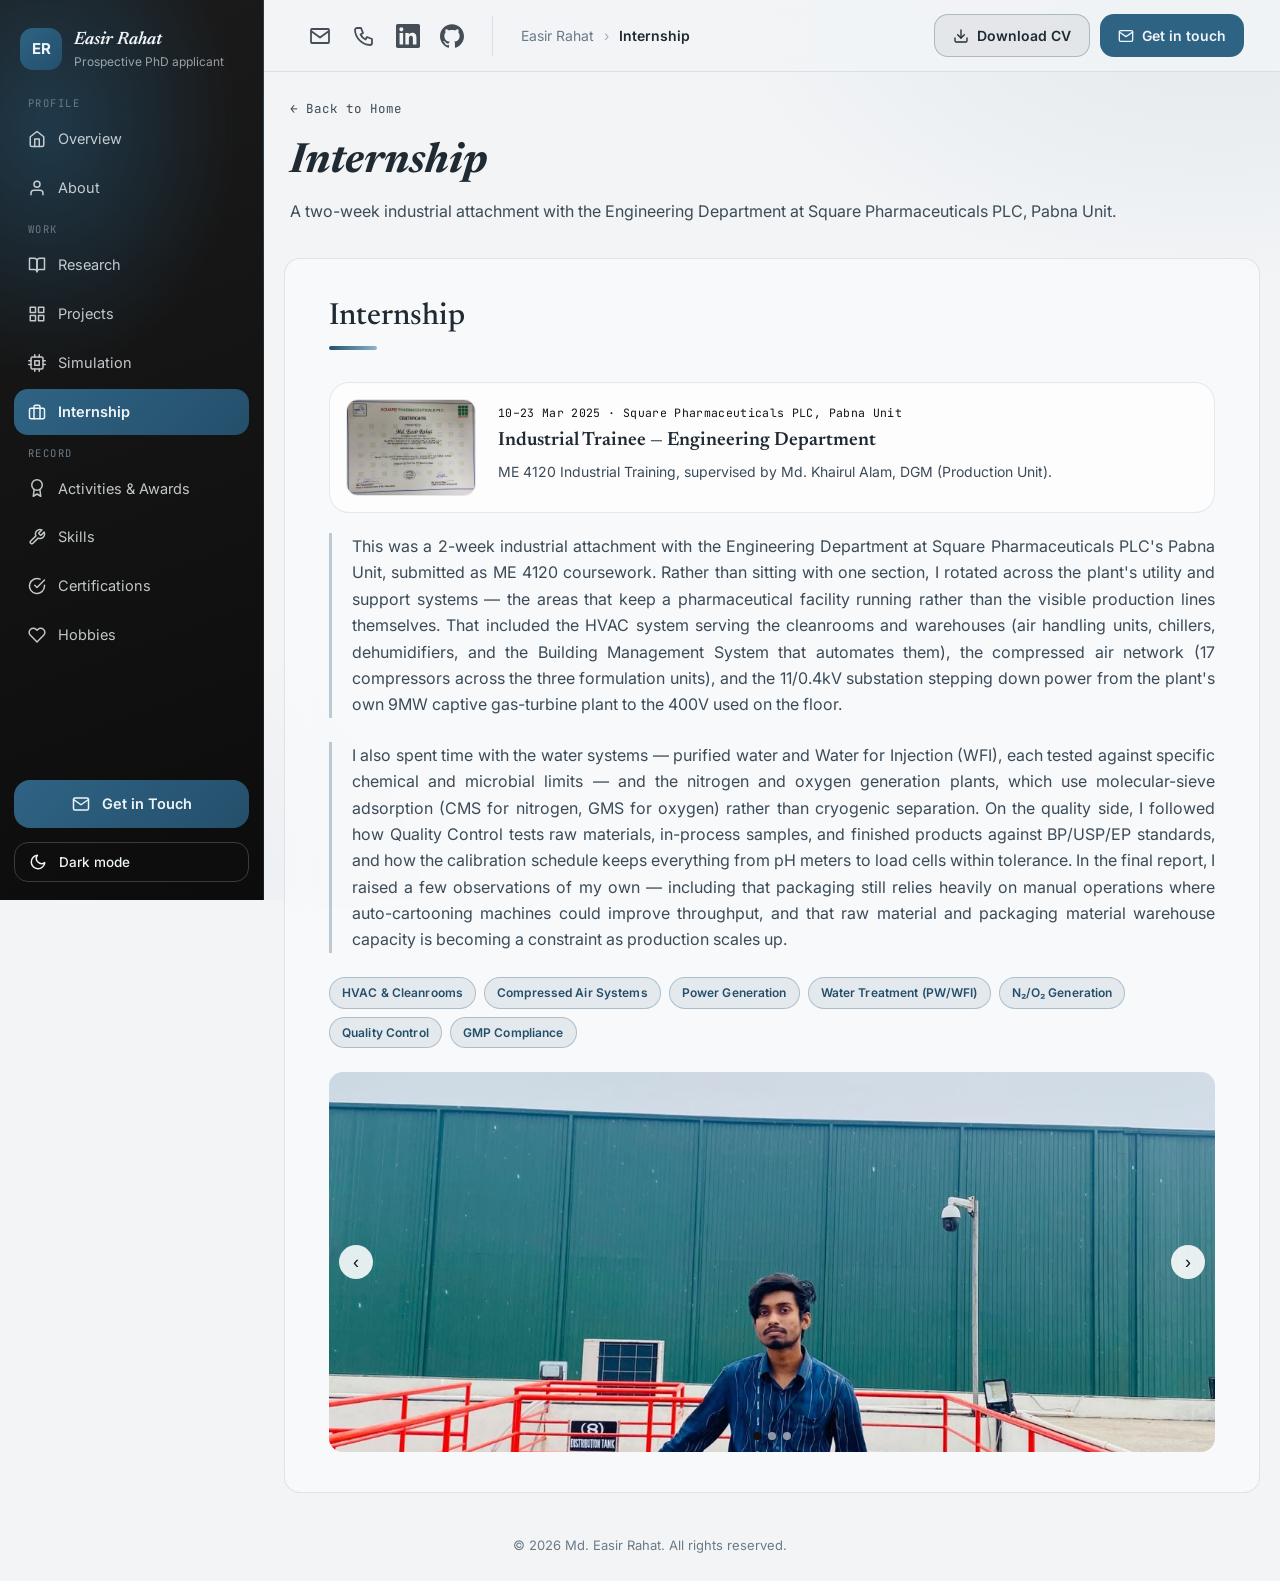
<file: internship.html>
<!DOCTYPE html>
<html lang="en">
<head>
<meta charset="UTF-8">
<meta name="viewport" content="width=device-width, initial-scale=1.0">
<title>Internship — Md. Easir Rahat</title>
<meta name="description" content="Industrial training experience of Md. Easir Rahat at Square Pharmaceuticals PLC.">
<link rel="preconnect" href="https://fonts.googleapis.com">
<link rel="preconnect" href="https://fonts.gstatic.com" crossorigin>
<link href="https://fonts.googleapis.com/css2?family=Newsreader:ital,wght@0,500;0,600;1,500&family=Inter:wght@400;500;600;700&family=JetBrains+Mono:wght@400;500&display=swap" rel="stylesheet">
<link rel="stylesheet" href="styles.css">
</head>
<body>

<header class="site-header" id="top">
  <div class="wrap header-inner">
    <a class="wordmark" href="index.html#top">Easir Rahat</a>
    <nav class="main-nav" id="main-nav">
      <a href="index.html#about">About</a>
      <a href="research.html">Research</a>
      <a href="projects.html">Projects</a>
      <a href="simulation.html">Simulation</a>
      <a href="internship.html" class="is-current">Internship</a>
      <a href="activities.html">Activities & Awards</a>
      <a href="skills.html">Skills</a>
      <a href="certifications.html">Certifications</a>
      <a href="hobbies.html">Hobbies</a>
      <a href="index.html#contact" class="nav-cta">Get in Touch</a>
    </nav>
    <button class="nav-toggle" id="nav-toggle" aria-label="Toggle menu" aria-expanded="false">
      <span></span><span></span><span></span>
    </button>
  </div>
</header>

<main>

  <section class="page-hero">
    <div class="wrap">
      <a class="back-link" href="index.html">&larr; Back to Home</a>
      <h1>Internship</h1>
      <p class="page-hero-desc">A two-week industrial attachment with the Engineering Department at Square Pharmaceuticals PLC, Pabna Unit.</p>
    </div>
  </section>
<section class="section" id="internship">
    <div class="wrap">
      <h2>Internship</h2>
      <div class="cert-row">
        <img src="assets/img/certs/cert-square-internship.jpg" alt="Square Pharmaceuticals Industrial Training Certificate">
        <div>
          <p class="card-eyebrow">10–23 Mar 2025 · Square Pharmaceuticals PLC, Pabna Unit</p>
          <h3>Industrial Trainee — Engineering Department</h3>
          <p>ME 4120 Industrial Training, supervised by Md. Khairul Alam, DGM (Production Unit).</p>
        </div>
      </div>
      <p class="internship-narrative">
        This was a 2-week industrial attachment with the Engineering Department at Square
        Pharmaceuticals PLC's Pabna Unit, submitted as ME 4120 coursework. Rather than
        sitting with one section, I rotated across the plant's utility and support systems —
        the areas that keep a pharmaceutical facility running rather than the visible
        production lines themselves. That included the HVAC system serving the cleanrooms
        and warehouses (air handling units, chillers, dehumidifiers, and the Building
        Management System that automates them), the compressed air network (17 compressors
        across the three formulation units), and the 11/0.4kV substation stepping down power
        from the plant's own 9MW captive gas-turbine plant to the 400V used on the floor.
      </p>
      <p class="internship-narrative">
        I also spent time with the water systems — purified water and Water for Injection
        (WFI), each tested against specific chemical and microbial limits — and the nitrogen
        and oxygen generation plants, which use molecular-sieve adsorption (CMS for nitrogen,
        GMS for oxygen) rather than cryogenic separation. On the quality side, I followed how
        Quality Control tests raw materials, in-process samples, and finished products against
        BP/USP/EP standards, and how the calibration schedule keeps everything from pH meters
        to load cells within tolerance. In the final report, I raised a few observations of my
        own — including that packaging still relies heavily on manual operations where
        auto-cartooning machines could improve throughput, and that raw material and packaging
        material warehouse capacity is becoming a constraint as production scales up.
      </p>
      <div class="tag-row small">
        <span class="tag">HVAC & Cleanrooms</span>
        <span class="tag">Compressed Air Systems</span>
        <span class="tag">Power Generation</span>
        <span class="tag">Water Treatment (PW/WFI)</span>
        <span class="tag">N₂/O₂ Generation</span>
        <span class="tag">Quality Control</span>
        <span class="tag">GMP Compliance</span>
      </div>
      <div class="carousel" data-carousel>
        <div class="carousel-track">
          <img src="assets/img/internship/internship-plant-site-1.jpg" alt="At the Square Pharmaceuticals plant, distribution tank area">
          <img src="assets/img/internship/internship-plant-site-2.jpg" alt="At the Square Pharmaceuticals plant">
          <img src="assets/img/internship/internship-certificate-handover.jpg" alt="Receiving the industrial training certificate">
        </div>
        <button class="carousel-arrow prev" aria-label="Previous photo">‹</button>
        <button class="carousel-arrow next" aria-label="Next photo">›</button>
        <div class="carousel-dots"></div>
      </div>
    </div>
  </section>
</main>

<footer class="site-footer">
  <div class="wrap">
    <p>&copy; <span id="year"></span> Md. Easir Rahat. All rights reserved.</p>
  </div>
</footer>

<script src="script.js"></script>
</body>
</html>
</file>
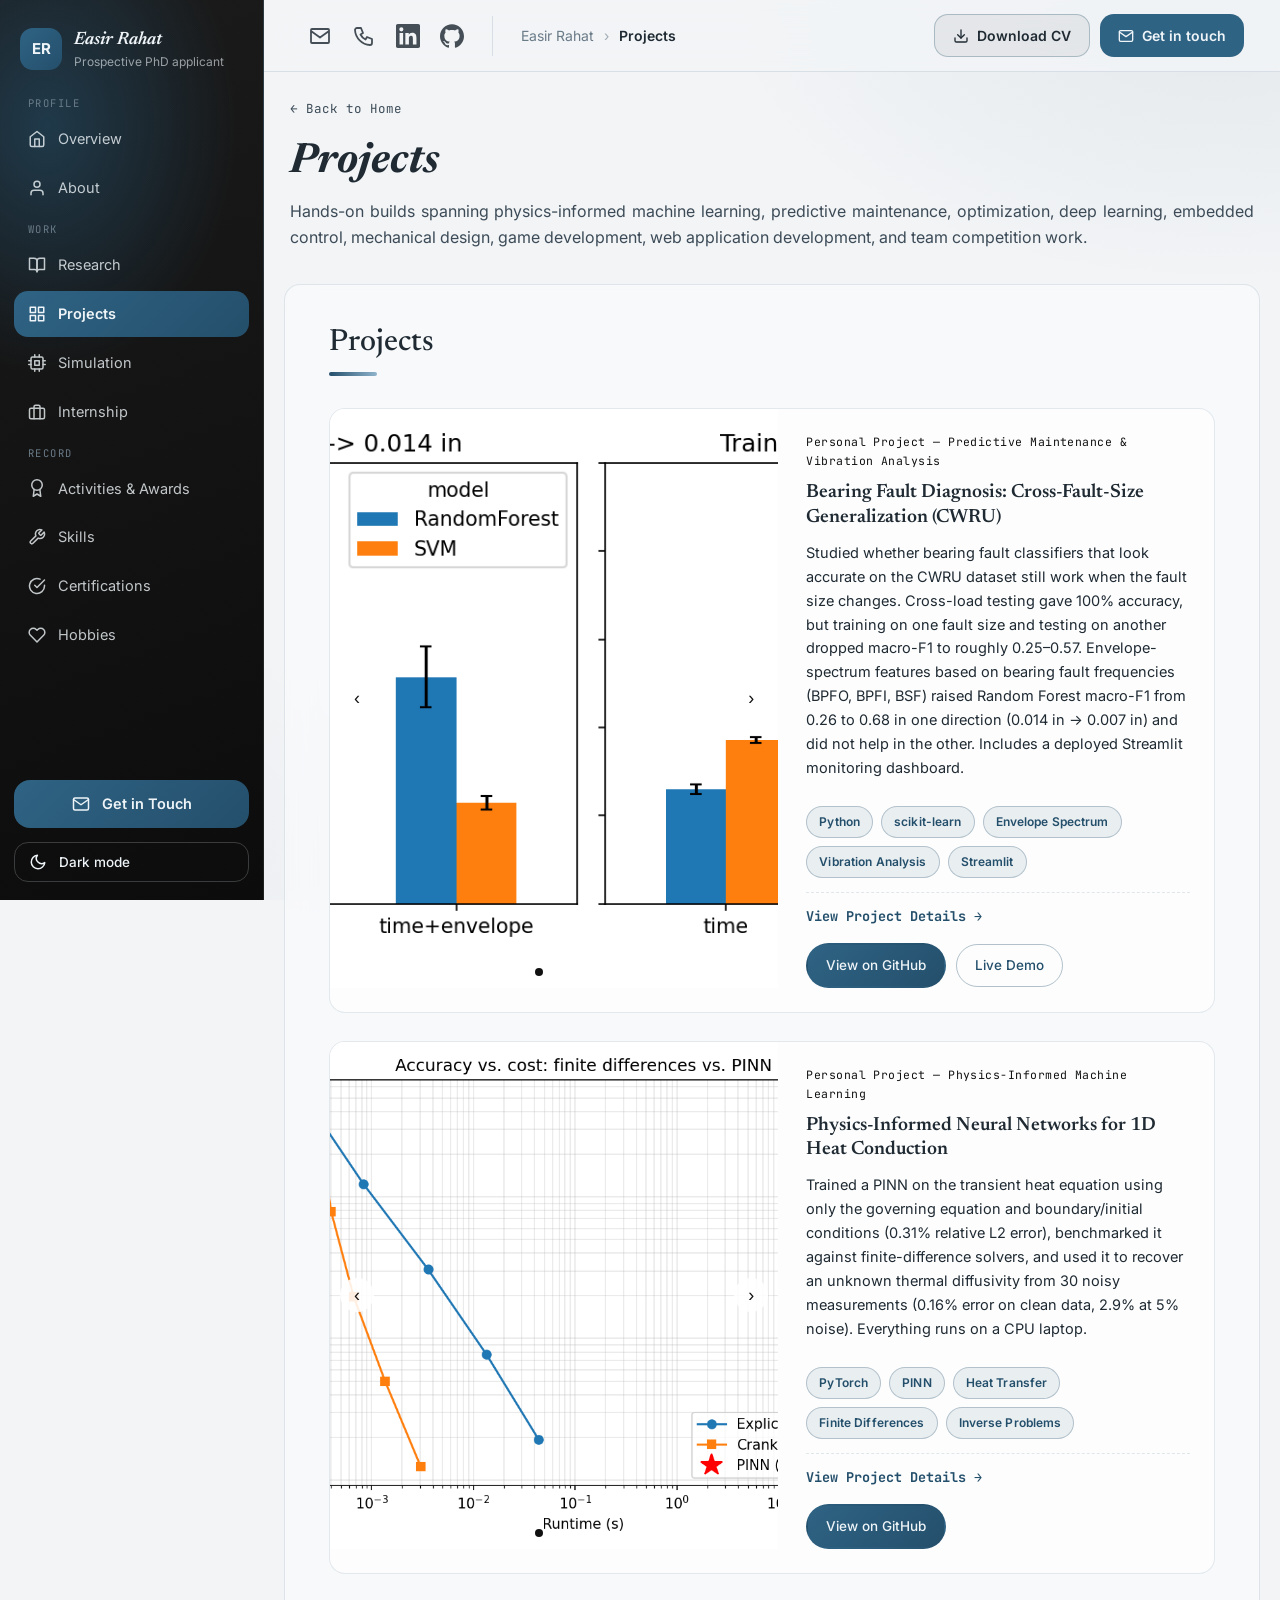
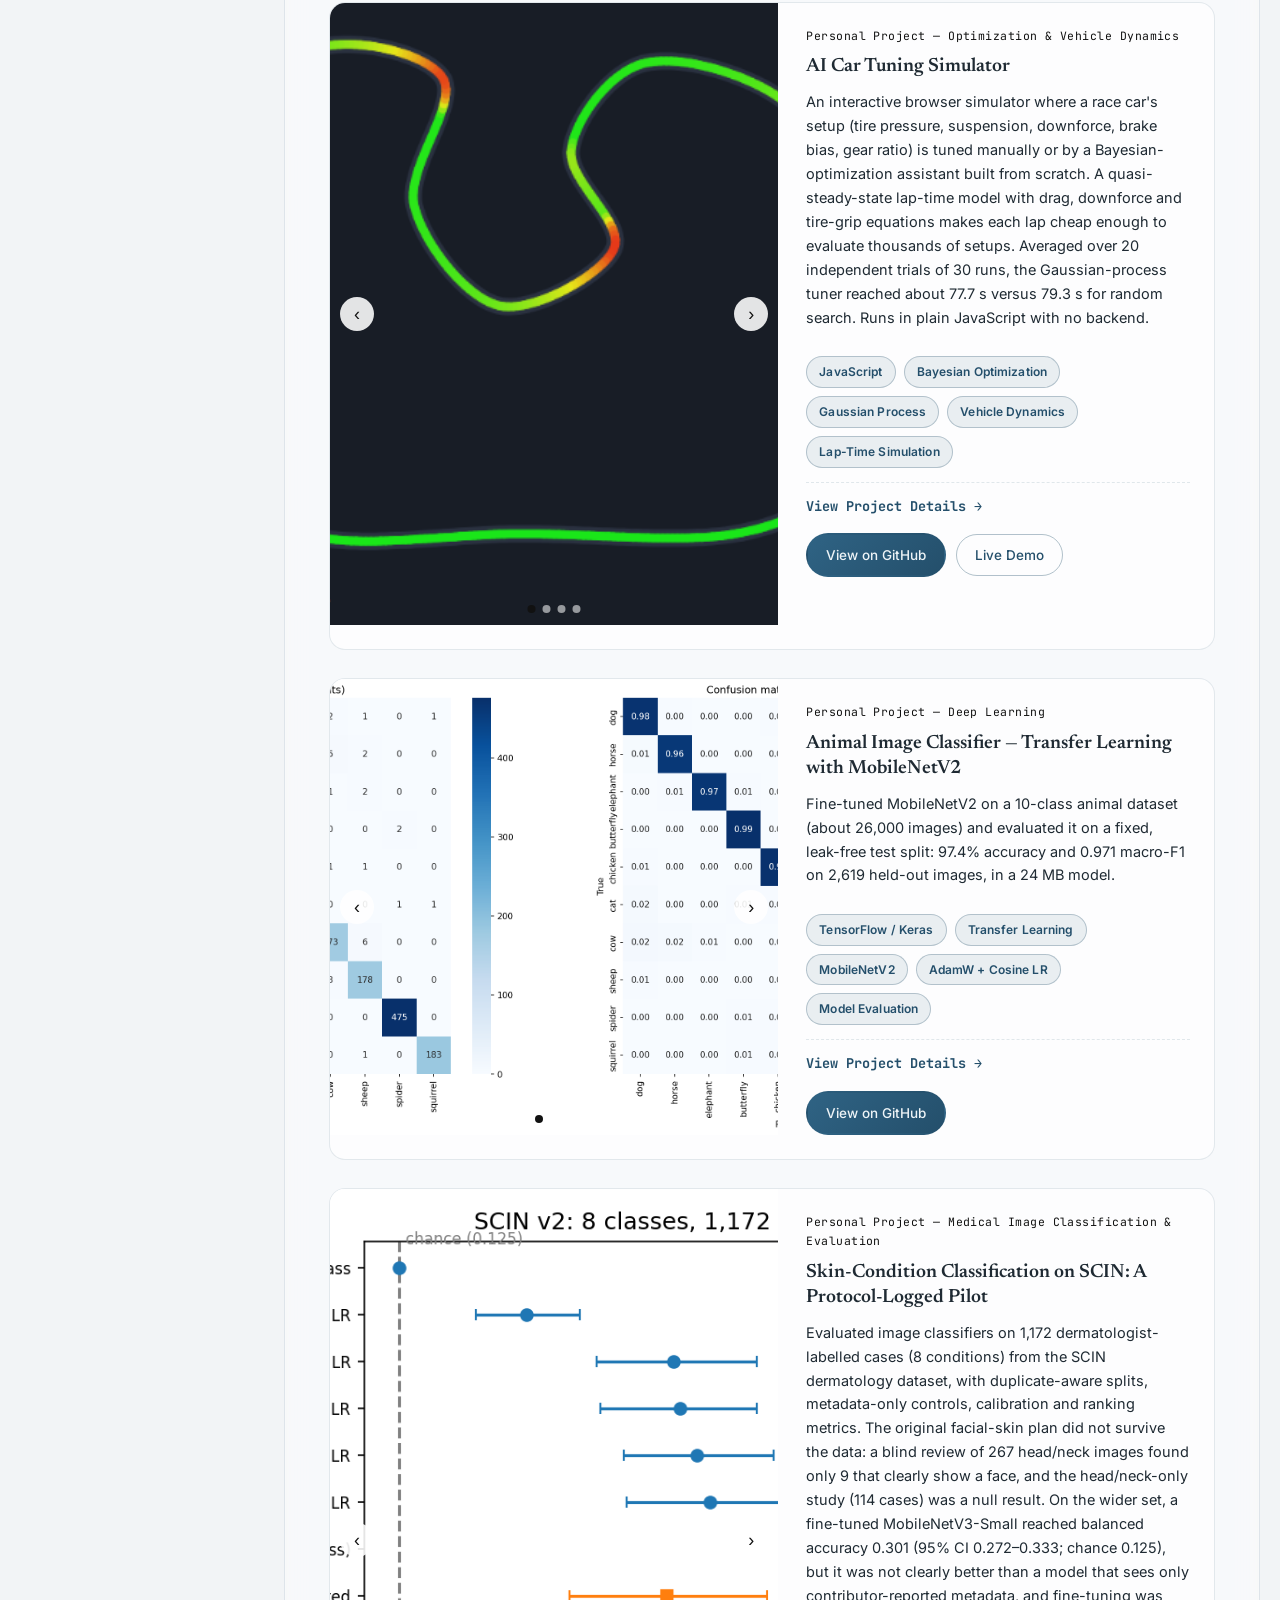
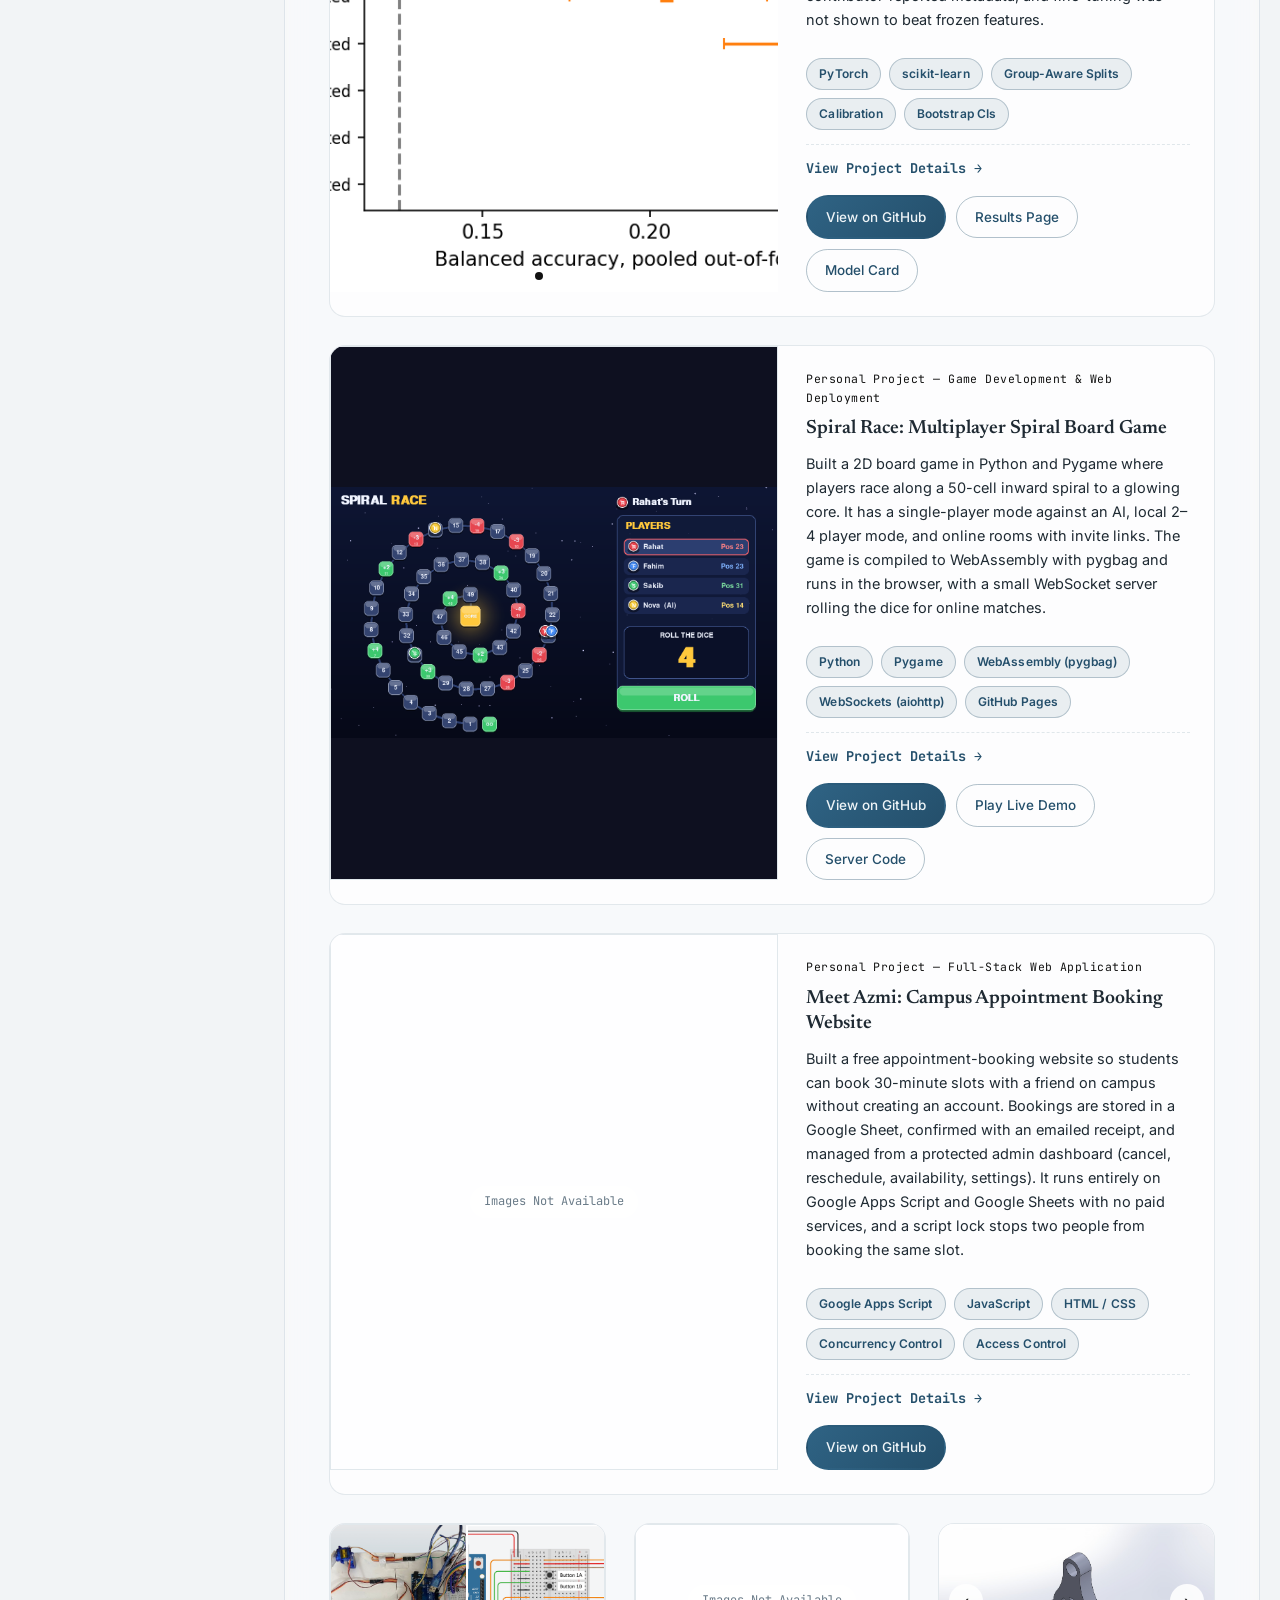
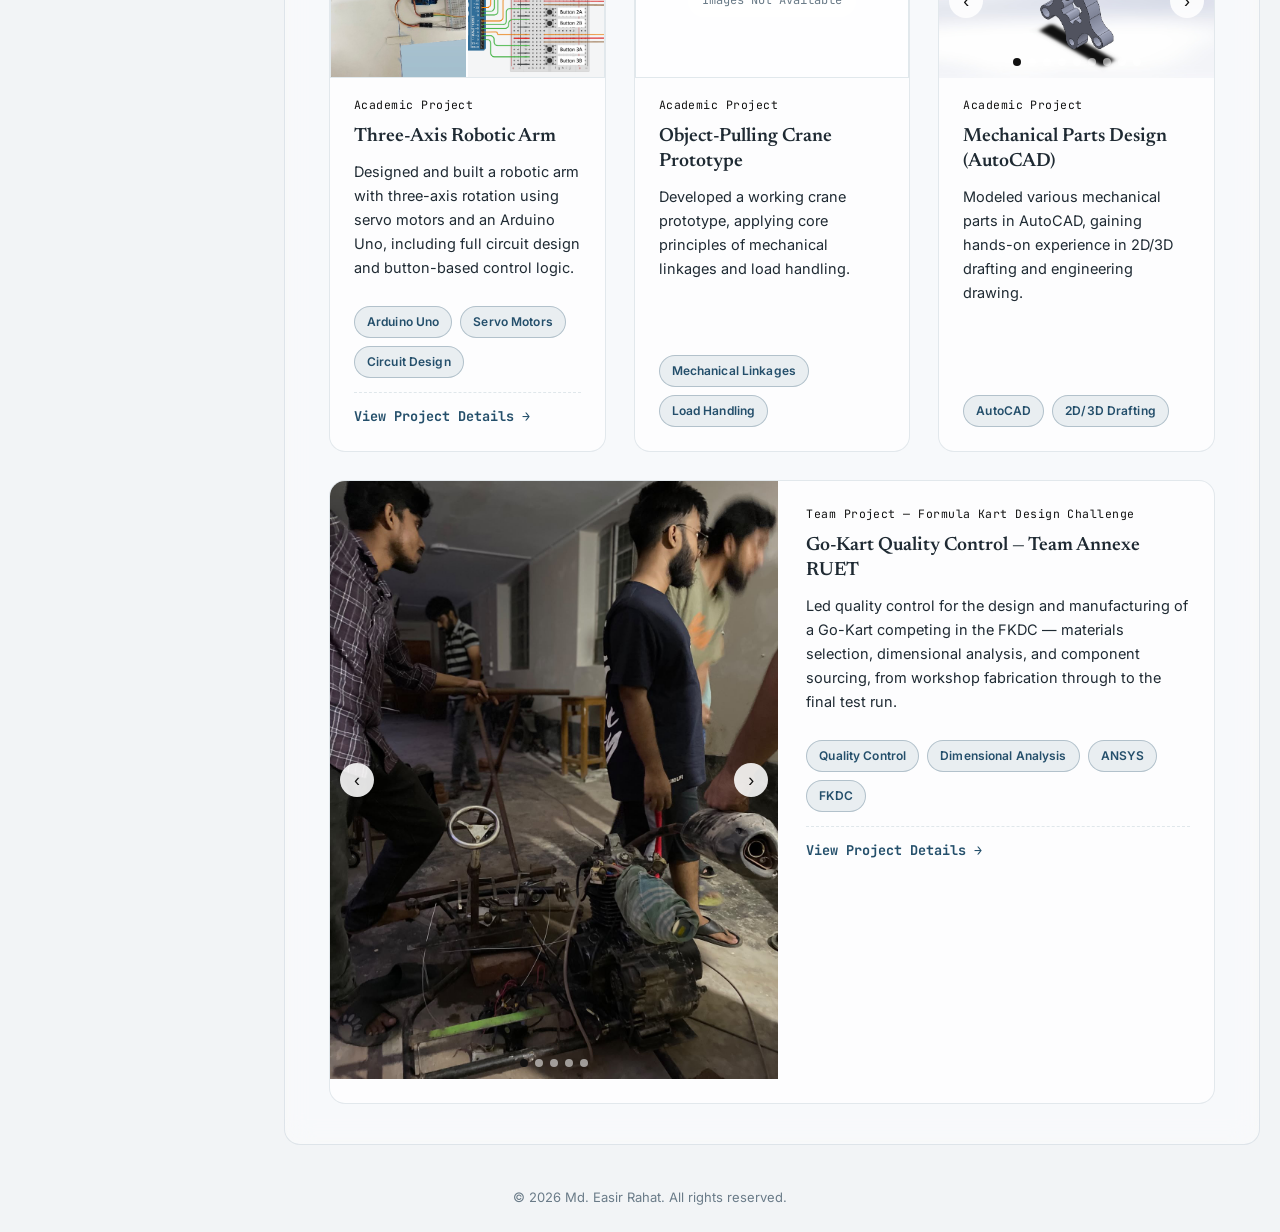
<file: projects.html>
<!DOCTYPE html>
<html lang="en">
<head>
<meta charset="UTF-8">
<meta name="viewport" content="width=device-width, initial-scale=1.0">
<title>Projects — Md. Easir Rahat</title>
<meta name="description" content="Academic and team engineering projects by Md. Easir Rahat.">
<link rel="preconnect" href="https://fonts.googleapis.com">
<link rel="preconnect" href="https://fonts.gstatic.com" crossorigin>
<link href="https://fonts.googleapis.com/css2?family=Newsreader:ital,wght@0,500;0,600;1,500&family=Inter:wght@400;500;600;700&family=JetBrains+Mono:wght@400;500&display=swap" rel="stylesheet">
<link rel="stylesheet" href="styles.css">
</head>
<body>

<header class="site-header" id="top">
  <div class="wrap header-inner">
    <a class="wordmark" href="index.html#top">Easir Rahat</a>
    <nav class="main-nav" id="main-nav">
      <a href="index.html#about">About</a>
      <a href="research.html">Research</a>
      <a href="projects.html" class="is-current">Projects</a>
      <a href="simulation.html">Simulation</a>
      <a href="internship.html">Internship</a>
      <a href="activities.html">Activities & Awards</a>
      <a href="skills.html">Skills</a>
      <a href="certifications.html">Certifications</a>
      <a href="hobbies.html">Hobbies</a>
      <a href="index.html#contact" class="nav-cta">Get in Touch</a>
    </nav>
    <button class="nav-toggle" id="nav-toggle" aria-label="Toggle menu" aria-expanded="false">
      <span></span><span></span><span></span>
    </button>
  </div>
</header>

<main>

  <section class="page-hero">
    <div class="wrap">
      <a class="back-link" href="index.html">&larr; Back to Home</a>
      <h1>Projects</h1>
      <p class="page-hero-desc">Hands-on builds spanning physics-informed machine learning, predictive maintenance, optimization, deep learning, embedded control, mechanical design, game development, web application development, and team competition work.</p>
    </div>
  </section>
<section class="section alt" id="projects">
    <div class="wrap">
      <h2>Projects</h2>

      <div class="project-grid">
        <article class="project-card project-card-wide">
          <div class="carousel carousel-results" data-carousel>
            <div class="carousel-track">
              <img src="assets/img/bearing/06_multi_seed_comparison.png" alt="Cross-fault-size macro F1 for time-domain, envelope and combined features over 10 seeds" loading="lazy">
              <img src="assets/img/bearing/04_cross_size_confusion.png" alt="Confusion matrices when training on one fault size and testing on the other" loading="lazy">
              <img src="assets/img/bearing/01_raw_signals.png" alt="CWRU vibration signals for normal, inner race, ball and outer race conditions" loading="lazy">
            </div>
            <button class="carousel-arrow prev" aria-label="Previous figure">‹</button>
            <button class="carousel-arrow next" aria-label="Next figure">›</button>
            <div class="carousel-dots"></div>
          </div>
          <p class="card-eyebrow">Personal Project — Predictive Maintenance &amp; Vibration Analysis</p>
          <h3>Bearing Fault Diagnosis: Cross-Fault-Size Generalization (CWRU)</h3>
          <p>Studied whether bearing fault classifiers that look accurate on the CWRU dataset still work when the fault size changes. Cross-load testing gave 100% accuracy, but training on one fault size and testing on another dropped macro-F1 to roughly 0.25&ndash;0.57. Envelope-spectrum features based on bearing fault frequencies (BPFO, BPFI, BSF) raised Random Forest macro-F1 from 0.26 to 0.68 in one direction (0.014 in &rarr; 0.007 in) and did not help in the other. Includes a deployed Streamlit monitoring dashboard.</p>
          <div class="tag-row small">
            <span class="tag">Python</span>
            <span class="tag">scikit-learn</span>
            <span class="tag">Envelope Spectrum</span>
            <span class="tag">Vibration Analysis</span>
            <span class="tag">Streamlit</span>
          </div>
          <details class="project-details">
            <summary>View Project Details →</summary>
            <p>
              Using the CWRU 12 kHz drive-end data (loads 0&ndash;3 HP, normal, inner race, ball and
              outer race faults at 0.007 and 0.014 in), I cut signals into overlapping windows and
              extracted time-domain features (RMS, kurtosis, crest factor and others) and
              envelope-spectrum features: band-pass filtering, Hilbert envelope, and relative energy
              at the fault frequencies computed from each load's shaft speed. Models were a Random
              Forest and an RBF SVM, evaluated with leave-one-load-out and then cross-fault-size
              splits, repeated over 10 seeds. Normal recordings are shared between sizes, so each was
              split in halves to avoid leakage.
            </p>
            <p>
              The result is mixed, and I report it that way: envelope features helped strongly when
              training on 0.014 in and testing on 0.007 in, but not in the reverse direction, and
              combining them with time-domain features did not beat envelope features alone. Limitations
              are documented in the repository: each (size, load, class) is a single recording, so the
              standard deviations reflect only window sampling and model randomness; only two fault
              sizes were used; the SVM was not tuned; and the dashboard's demo model is trained on all
              data, so it is a workflow demo rather than a valid test.
            </p>
          </details>
          <div class="project-links">
            <a class="btn btn-primary btn-sm" href="https://github.com/easirht/bearing-predictive-maintenance" target="_blank" rel="noopener">View on GitHub</a>
            <a class="btn btn-outline btn-sm" href="https://bearing-predictive-maintenance-dxcmyvq5bs7pwqzzerkyex.streamlit.app" target="_blank" rel="noopener">Live Demo</a>
          </div>
        </article>
        <article class="project-card project-card-wide">
          <div class="carousel carousel-results" data-carousel>
            <div class="carousel-track">
              <img src="assets/img/pinn-heat/comparison.png" alt="Accuracy versus runtime for explicit finite differences, Crank-Nicolson and the PINN" loading="lazy">
              <img src="assets/img/pinn-heat/inverse_result.png" alt="Estimated thermal diffusivity converging to the true value during PINN training" loading="lazy">
              <img src="assets/img/pinn-heat/result.png" alt="Exact solution, PINN prediction and absolute error for 1D heat conduction" loading="lazy">
            </div>
            <button class="carousel-arrow prev" aria-label="Previous figure">‹</button>
            <button class="carousel-arrow next" aria-label="Next figure">›</button>
            <div class="carousel-dots"></div>
          </div>
          <p class="card-eyebrow">Personal Project — Physics-Informed Machine Learning</p>
          <h3>Physics-Informed Neural Networks for 1D Heat Conduction</h3>
          <p>Trained a PINN on the transient heat equation using only the governing equation and boundary/initial conditions (0.31% relative L2 error), benchmarked it against finite-difference solvers, and used it to recover an unknown thermal diffusivity from 30 noisy measurements (0.16% error on clean data, 2.9% at 5% noise). Everything runs on a CPU laptop.</p>
          <div class="tag-row small">
            <span class="tag">PyTorch</span>
            <span class="tag">PINN</span>
            <span class="tag">Heat Transfer</span>
            <span class="tag">Finite Differences</span>
            <span class="tag">Inverse Problems</span>
          </div>
          <details class="project-details">
            <summary>View Project Details →</summary>
            <p>
              The forward PINN (three hidden layers of 32 tanh units, 5,000 Adam epochs) needs no
              simulation data. I compared it with explicit FTCS and Crank-Nicolson solvers against
              the analytical solution. On this simple linear problem the classical solvers win
              clearly: Crank-Nicolson on an 11 × 11 grid matches the PINN's error (about 3e-3) in
              roughly 0.3 ms versus 42–65 s of PINN training, and at 161 × 161 it reaches 1.2e-5.
              The PINN is therefore not a competitive forward solver here, and I report that as a result.
            </p>
            <p>
              The inverse problem is where the PINN is useful: with the diffusivity as a trainable
              parameter, starting from a guess five times too large, it recovers the true value in a
              single training run. Limitations are documented in the repository: every number comes
              from a single random seed, the measurements are synthetic, boundary and initial
              conditions are assumed known exactly, and the network was not tuned.
            </p>
          </details>
          <div class="project-links">
            <a class="btn btn-primary btn-sm" href="https://github.com/easirht/pinn-heat-conduction" target="_blank" rel="noopener">View on GitHub</a>
          </div>
        </article>
        <article class="project-card project-card-wide">
          <div class="carousel carousel-results" data-carousel>
            <div class="carousel-track">
              <img src="assets/img/car-sim/track.png" alt="Speed-colored race track: red marks slow corners, green marks fast sections" loading="lazy">
              <img src="assets/img/car-sim/setup.png" alt="Setup sliders for tire pressure, suspension, downforce, brake bias and gear ratio" loading="lazy">
              <img src="assets/img/car-sim/learning-curve.png" alt="AI learning curve: lap score per run with best-so-far line" loading="lazy">
              <img src="assets/img/car-sim/comparison.png" alt="Mean best lap score of Bayesian optimization versus random search over 20 trials" loading="lazy">
            </div>
            <button class="carousel-arrow prev" aria-label="Previous figure">‹</button>
            <button class="carousel-arrow next" aria-label="Next figure">›</button>
            <div class="carousel-dots"></div>
          </div>
          <p class="card-eyebrow">Personal Project — Optimization &amp; Vehicle Dynamics</p>
          <h3>AI Car Tuning Simulator</h3>
          <p>An interactive browser simulator where a race car's setup (tire pressure, suspension, downforce, brake bias, gear ratio) is tuned manually or by a Bayesian-optimization assistant built from scratch. A quasi-steady-state lap-time model with drag, downforce and tire-grip equations makes each lap cheap enough to evaluate thousands of setups. Averaged over 20 independent trials of 30 runs, the Gaussian-process tuner reached about 77.7 s versus 79.3 s for random search. Runs in plain JavaScript with no backend.</p>
          <div class="tag-row small">
            <span class="tag">JavaScript</span>
            <span class="tag">Bayesian Optimization</span>
            <span class="tag">Gaussian Process</span>
            <span class="tag">Vehicle Dynamics</span>
            <span class="tag">Lap-Time Simulation</span>
          </div>
          <details class="project-details">
            <summary>View Project Details →</summary>
            <p>
              The track is a closed spline with curvature computed numerically. For each 10 m section
              the model finds the maximum cornering speed from tire grip and downforce, then runs a
              braking pass and an acceleration pass with a friction circle. Setup parameters have built-in
              trade-offs (for example, more downforce improves cornering but lowers top speed), so no
              single extreme setup wins. The optimizer fits a Gaussian-process surrogate to past laps and
              picks the next setup by Expected Improvement.
            </p>
            <p>
              Limitations: the physics is deliberately simplified (single-gear model, no tire temperature
              or wear, no weight-transfer dynamics), so the "best setup" is optimal for this model, not
              for a real car. The AI advantage over random search is modest and appears after about ten runs.
            </p>
          </details>
          <div class="project-links">
            <a class="btn btn-primary btn-sm" href="https://github.com/easirht/car-tuning-sim" target="_blank" rel="noopener">View on GitHub</a>
            <a class="btn btn-outline btn-sm" href="https://easirht.github.io/car-tuning-sim/" target="_blank" rel="noopener">Live Demo</a>
          </div>
        </article>

        <article class="project-card project-card-wide">
          <div class="carousel carousel-results" data-carousel>
            <div class="carousel-track">
              <img src="assets/img/animal-classifier/mobilenetv2_improved_confusion_matrix.png" alt="Confusion matrix of the animal classifier on 2,619 held-out test images" loading="lazy">
              <img src="assets/img/animal-classifier/training_curves_mobilenetv2_improved.png" alt="Training curves showing accuracy, loss and the cosine-decay learning rate" loading="lazy">
              <img src="assets/img/animal-classifier/mobilenetv2_improved_per_class_metrics.png" alt="Per-class precision, recall and F1 of the animal classifier" loading="lazy">
            </div>
            <button class="carousel-arrow prev" aria-label="Previous figure">‹</button>
            <button class="carousel-arrow next" aria-label="Next figure">›</button>
            <div class="carousel-dots"></div>
          </div>
          <p class="card-eyebrow">Personal Project — Deep Learning</p>
          <h3>Animal Image Classifier — Transfer Learning with MobileNetV2</h3>
          <p>Fine-tuned MobileNetV2 on a 10-class animal dataset (about 26,000 images) and evaluated it on a fixed, leak-free test split: 97.4% accuracy and 0.971 macro-F1 on 2,619 held-out images, in a 24&nbsp;MB model.</p>
          <div class="tag-row small">
            <span class="tag">TensorFlow / Keras</span>
            <span class="tag">Transfer Learning</span>
            <span class="tag">MobileNetV2</span>
            <span class="tag">AdamW + Cosine LR</span>
            <span class="tag">Model Evaluation</span>
          </div>
          <details class="project-details">
            <summary>View Project Details →</summary>
            <p>
              I compared a baseline recipe (Adam, constant learning rate, last 30 layers fine-tuned)
              with an improved one (AdamW, cosine-decay learning rate, last 50 layers with frozen
              BatchNorm, stronger augmentation). Test accuracy rose from 96.9% to 97.4% and macro-F1
              from 0.963 to 0.971, but a paired McNemar test (p&nbsp;=&nbsp;0.12) shows the gain is
              within noise, which suggests MobileNetV2 is close to the ceiling for this dataset.
            </p>
            <p>
              Along the way I found and fixed an evaluation bug: a reshuffled test set had misaligned
              labels and predictions, giving impossible Top-2 accuracy. I rebuilt the pipeline with an
              explicit stratified split and a single unshuffled prediction pass. The most confident
              errors turned out to include dataset labeling mistakes (a dragonfly and a beetle labeled
              as butterfly, a horse labeled as cow), so the reported accuracy is probably a slight
              underestimate.
            </p>
          </details>
          <div class="project-links">
            <a class="btn btn-primary btn-sm" href="https://github.com/easirht/animal-classifier" target="_blank" rel="noopener">View on GitHub</a>
            <!-- When your Hugging Face Space is live, remove these comment marks and paste its link:
            <a class="btn btn-outline btn-sm" href="https://huggingface.co/spaces/YOUR-USERNAME/animal-classifier" target="_blank" rel="noopener">Live Demo</a>
            -->
          </div>
        </article>

        <article class="project-card project-card-wide">
          <div class="carousel carousel-results" data-carousel>
            <div class="carousel-track">
              <img src="assets/img/scin-pilot/results_v2_balanced_accuracy.png" alt="Balanced accuracy with 95% intervals for twelve models on the SCIN eight-class task; a dashed line marks chance at 0.125" loading="lazy">
              <img src="assets/img/scin-pilot/macro_auc_v2.png" alt="Macro one-vs-rest ROC-AUC with 95% intervals for seven image and metadata models; a dashed line marks chance at 0.5" loading="lazy">
              <img src="assets/img/scin-pilot/reliability_v2.png" alt="Reliability diagrams for seven models: accuracy within confidence bins against mean predicted probability" loading="lazy">
            </div>
            <button class="carousel-arrow prev" aria-label="Previous figure">‹</button>
            <button class="carousel-arrow next" aria-label="Next figure">›</button>
            <div class="carousel-dots"></div>
          </div>
          <p class="card-eyebrow">Personal Project — Medical Image Classification &amp; Evaluation</p>
          <h3>Skin-Condition Classification on SCIN: A Protocol-Logged Pilot</h3>
          <p>Evaluated image classifiers on 1,172 dermatologist-labelled cases (8 conditions) from the SCIN dermatology dataset, with duplicate-aware splits, metadata-only controls, calibration and ranking metrics. The original facial-skin plan did not survive the data: a blind review of 267 head/neck images found only 9 that clearly show a face, and the head/neck-only study (114 cases) was a null result. On the wider set, a fine-tuned MobileNetV3-Small reached balanced accuracy 0.301 (95% CI 0.272&ndash;0.333; chance 0.125), but it was not clearly better than a model that sees only contributor-reported metadata, and fine-tuning was not shown to beat frozen features.</p>
          <div class="tag-row small">
            <span class="tag">PyTorch</span>
            <span class="tag">scikit-learn</span>
            <span class="tag">Group-Aware Splits</span>
            <span class="tag">Calibration</span>
            <span class="tag">Bootstrap CIs</span>
          </div>
          <details class="project-details">
            <summary>View Project Details →</summary>
            <p>
              The study began as facial skin-condition classification. SCIN has only a coarse head-or-neck
              tag, and my blind review of 267 images found 9 clear faces, 83 partial, 125 none and 50
              unclear, so the scope moved. The wider version uses cases with a unique top dermatologist
              label (30.2% of labelled cases were excluded for ties), classes with at least 50 cases
              (1,172 cases in total), 5-fold splits grouped by cases that share an identical image, and
              pooled out-of-fold metrics with bootstrap intervals over those groups.
            </p>
            <p>
              The controls changed the conclusion. Metadata-only models (body part, symptoms, texture, age,
              sex) reached balanced accuracy 0.207 (0.253 class-weighted), and frozen ImageNet features
              reached 0.209&ndash;0.218. The fine-tuned model used a class-weighted loss; re-running the
              baselines with the same weighting closed most of the gap (class-weighted frozen models
              0.273&ndash;0.282), so fine-tuning was not shown to beat weight-matched frozen features.
              Unweighted frozen models were overconfident (expected calibration error up to 0.34).
              Dermatologist-estimated Fitzpatrick types 5&ndash;6 are 73 of 1,105 cases, so the data cannot
              support any statement about darker skin tones.
            </p>
            <p>
              Limitations: one annotator, with poor measured agreement on re-shown images (kappa &minus;0.11,
              n = 12); the written protocol log was started after some of the second-version runs and says
              so; several analyses (class-weight control, subgroups, calibration, AUC) were added after the
              main results; labels are dermatologist estimates from photographs, not biopsies. I do not
              publish SCIN images or model weights, because of contributor privacy and unresolved terms for
              the pretrained weights, so the results page is static and has no model to try.
            </p>
          </details>
          <div class="project-links">
            <a class="btn btn-primary btn-sm" href="https://github.com/easirht/scin-skin-condition-pilot" target="_blank" rel="noopener">View on GitHub</a>
            <a class="btn btn-outline btn-sm" href="https://easirht.github.io/scin-skin-condition-pilot/" target="_blank" rel="noopener">Results Page</a>
            <a class="btn btn-outline btn-sm" href="https://github.com/easirht/scin-skin-condition-pilot/blob/main/MODEL_CARD.md" target="_blank" rel="noopener">Model Card</a>
          </div>
        </article>

        <article class="project-card project-card-wide">
          <div class="project-media"><img src="assets/img/spiral-race/board.png" alt="Spiral Race gameplay: 50-cell spiral board with four player tokens, boost and trap cells, and the glowing core" loading="lazy"></div>
          <p class="card-eyebrow">Personal Project — Game Development &amp; Web Deployment</p>
          <h3>Spiral Race: Multiplayer Spiral Board Game</h3>
          <p>Built a 2D board game in Python and Pygame where players race along a 50-cell inward spiral to a glowing core. It has a single-player mode against an AI, local 2&ndash;4 player mode, and online rooms with invite links. The game is compiled to WebAssembly with pygbag and runs in the browser, with a small WebSocket server rolling the dice for online matches.</p>
          <div class="tag-row small">
            <span class="tag">Python</span>
            <span class="tag">Pygame</span>
            <span class="tag">WebAssembly (pygbag)</span>
            <span class="tag">WebSockets (aiohttp)</span>
            <span class="tag">GitHub Pages</span>
          </div>
          <details class="project-details">
            <summary>View Project Details →</summary>
            <p>
              The spiral is generated procedurally: an Archimedean spiral is sampled and the cells are
              placed at equal arc-length intervals, so tiles never overlap and the core sits exactly at
              the centre. Each game scatters 6 boost and 6 trap cells from a random seed, and landing on
              one can chain into another, with each cell triggering at most once per turn to avoid
              loops. Rendering is lightweight (rounded tiles, procedural particles, confetti, a
              pre-rendered background) and the game loop is asynchronous so it works under WebAssembly.
            </p>
            <p>
              For online play, a relay server (aiohttp, hosted on Render) manages rooms identified by a
              4-letter code. The server rolls every dice value and sends the same random seed to all
              players, so everyone sees the same board and nobody can choose their own roll. Limitations:
              the server is a relay and does not validate movement, there is no reconnect after a
              dropped connection, and the free hosting tier sleeps when idle, so the first connection can
              take up to a minute.
            </p>
          </details>
          <div class="project-links">
            <a class="btn btn-primary btn-sm" href="https://github.com/easirht/spiral-race" target="_blank" rel="noopener">View on GitHub</a>
            <a class="btn btn-outline btn-sm" href="https://easirht.github.io/spiral-race/" target="_blank" rel="noopener">Play Live Demo</a>
            <a class="btn btn-outline btn-sm" href="https://github.com/easirht/spiral-server" target="_blank" rel="noopener">Server Code</a>
          </div>
        </article>

        <article class="project-card project-card-wide">
          <!-- Add 3 screenshots to assets/img/meet-azmi/ (use TEST data only, never real students' names or emails),
               then delete the placeholder div below and un-comment this carousel:
          <div class="carousel carousel-results" data-carousel>
            <div class="carousel-track">
              <img src="assets/img/meet-azmi/booking.png" alt="Meet Azmi booking page: date chips, time slots and the details form" loading="lazy">
              <img src="assets/img/meet-azmi/receipt.png" alt="Meet Azmi booking confirmation with the reference number and a free-appointment receipt" loading="lazy">
              <img src="assets/img/meet-azmi/admin.png" alt="Meet Azmi admin dashboard listing upcoming bookings with reschedule and cancel buttons" loading="lazy">
            </div>
            <button class="carousel-arrow prev" aria-label="Previous figure">‹</button>
            <button class="carousel-arrow next" aria-label="Next figure">›</button>
            <div class="carousel-dots"></div>
          </div>
          -->
          <div class="project-media placeholder" data-label="Images Not Available"></div>
          <p class="card-eyebrow">Personal Project — Full-Stack Web Application</p>
          <h3>Meet Azmi: Campus Appointment Booking Website</h3>
          <p>Built a free appointment-booking website so students can book 30-minute slots with a friend on campus without creating an account. Bookings are stored in a Google Sheet, confirmed with an emailed receipt, and managed from a protected admin dashboard (cancel, reschedule, availability, settings). It runs entirely on Google Apps Script and Google Sheets with no paid services, and a script lock stops two people from booking the same slot.</p>
          <div class="tag-row small">
            <span class="tag">Google Apps Script</span>
            <span class="tag">JavaScript</span>
            <span class="tag">HTML / CSS</span>
            <span class="tag">Concurrency Control</span>
            <span class="tag">Access Control</span>
          </div>
          <details class="project-details">
            <summary>View Project Details →</summary>
            <p>
              The project is one Apps Script codebase deployed twice. The public deployment runs as the
              owner, so visitors need no Google account, and it exposes only free slots and a visitor's own
              receipt, never other people's bookings. The admin deployment runs as whoever opens it, requires
              a Google account, and every admin function checks the caller's email on the server before doing
              anything, so hiding a button is never the protection. Slots are not stored: they are computed
              from availability rules (weekly, extra dates, blocked dates), then filtered by existing
              bookings, the minimum-notice period and the booking window.
            </p>
            <p>
              A booking is validated, then takes a script lock, re-reads the latest data, checks the slot
              again and saves with a request key, so a double click or a retry cannot create two bookings.
              Emails are sent after the booking is saved: if one fails (for example, the daily quota is used
              up), the booking stays, the failure is recorded, and a retry sends only the emails that have not
              gone out. Visitor text is escaped before it enters an HTML email. Dates and times are kept as
              plain text in Asia/Dhaka so Sheets cannot silently convert them, and a slot that ends at
              midnight is handled explicitly.
            </p>
            <p>
              I wrote editor test functions for the slot logic, timezones, duplicate and repeated
              submissions, rate limits, email failures, and the admin operations. A small Node script lists
              every function a browser can call and checks that each one is guarded, and from a logged-out
              incognito window I confirmed that the admin and test functions are refused.
            </p>
            <p>
              Limitations: a free Gmail account sends about 100 emails a day and each booking uses two, so the
              site is capped at roughly 40 bookings a day. The lock only covers writes made through the
              script, so editing the Sheet by hand can bypass it. The data lives in the owner's Google
              account, so I added a backup function and a function that removes names and emails from old
              bookings. It has not been load-tested with many simultaneous users, and Google adds its own
              "created by an Apps Script user" banner to every page. I have not linked a live demo because it
              would send real emails and book a real person's time.
            </p>
          </details>
          <div class="project-links">
            <a class="btn btn-primary btn-sm" href="https://github.com/easirht/meet-azmi" target="_blank" rel="noopener">View on GitHub</a>
          </div>
        </article>

        <article class="project-card">
          <div class="project-media two-up">
            <img src="assets/img/robotic-arm-photo.png" alt="Three-axis robotic arm">
            <img src="assets/img/robotic-arm-circuit.png" alt="Robotic arm circuit schematic">
          </div>
          <p class="card-eyebrow">Academic Project</p>
          <h3>Three-Axis Robotic Arm</h3>
          <p>Designed and built a robotic arm with three-axis rotation using servo motors and an Arduino Uno, including full circuit design and button-based control logic.</p>
          <div class="tag-row small">
            <span class="tag">Arduino Uno</span>
            <span class="tag">Servo Motors</span>
            <span class="tag">Circuit Design</span>
          </div>
          <details class="project-details">
            <summary>View Project Details →</summary>
            <p>
              The arm uses three servo motors, each independently controlled through a
              dedicated push-button pair wired to the Arduino Uno's digital pins — one
              button to rotate a joint forward, the other in reverse — rather than a
              single continuous-motion controller. The circuit was built and tested on a
              breadboard before being wired into the final frame, with each servo's power
              draw and signal line kept separate to avoid voltage drops affecting motion
              accuracy. The build served as a hands-on introduction to embedded control
              logic — sequencing multiple actuators from simple digital inputs — which is
              the same basic principle scaled up in most automation and robotics systems.
            </p>
          </details>
        </article>

        <article class="project-card">
          <div class="project-media placeholder" data-label="Images Not Available">
          </div>
          <p class="card-eyebrow">Academic Project</p>
          <h3>Object-Pulling Crane Prototype</h3>
          <p>Developed a working crane prototype, applying core principles of mechanical linkages and load handling.</p>
          <div class="tag-row small">
            <span class="tag">Mechanical Linkages</span>
            <span class="tag">Load Handling</span>
          </div>
        </article>

        <article class="project-card">
          <div class="carousel" data-carousel>
            <div class="carousel-track">
              <img src="assets/img/cad/cad-part1.jpg" alt="CAD part model 1 — mounting bracket">
              <img src="assets/img/cad/cad-part2.jpg" alt="CAD part model 2 — linkage bracket">
              <img src="assets/img/cad/cad-part3.jpg" alt="CAD part model 3 — connecting link">
              <img src="assets/img/cad/cad-part4.jpg" alt="CAD part model 4 — bearing hub">
              <img src="assets/img/cad/cad-part7.jpg" alt="CAD part model 7 — small lever">
              <img src="assets/img/cad/cad-part8.jpg" alt="CAD part model 8 — angled bracket">
              <img src="assets/img/cad/cad-part9.jpg" alt="CAD part model 9 — mounting flange">
              <img src="assets/img/cad/cad-part10.jpg" alt="CAD part model 10 — bracket with slot">
              <img src="assets/img/cad/cad-part20.jpg" alt="CAD part model 20 — rocker link">
            </div>
            <button class="carousel-arrow prev" aria-label="Previous photo">‹</button>
            <button class="carousel-arrow next" aria-label="Next photo">›</button>
            <div class="carousel-dots"></div>
          </div>
          <p class="card-eyebrow">Academic Project</p>
          <h3>Mechanical Parts Design (AutoCAD)</h3>
          <p>Modeled various mechanical parts in AutoCAD, gaining hands-on experience in 2D/3D drafting and engineering drawing.</p>
          <div class="tag-row small">
            <span class="tag">AutoCAD</span>
            <span class="tag">2D/3D Drafting</span>
          </div>
        </article>

        <article class="project-card project-card-wide">
          <div class="carousel" data-carousel>
            <div class="carousel-track">
              <img src="assets/img/gokart-build-day.jpg" alt="Chassis and steering assembly in progress">
              <img src="assets/img/gokart-build-night1.jpg" alt="Late-night fabrication and wiring">
              <img src="assets/img/gokart-build-night2.jpg" alt="Team working through final assembly">
              <img src="assets/img/gokart-final.jpg" alt="Completed Team Annexe RUET Go-Kart">
              <img src="assets/img/gokart-test-drive.jpg" alt="First test run of the completed Go-Kart">
            </div>
            <button class="carousel-arrow prev" aria-label="Previous photo">‹</button>
            <button class="carousel-arrow next" aria-label="Next photo">›</button>
            <div class="carousel-dots"></div>
          </div>
          <p class="card-eyebrow">Team Project — Formula Kart Design Challenge</p>
          <h3>Go-Kart Quality Control — Team Annexe RUET</h3>
          <p>Led quality control for the design and manufacturing of a Go-Kart competing in the FKDC — materials selection, dimensional analysis, and component sourcing, from workshop fabrication through to the final test run.</p>
          <div class="tag-row small">
            <span class="tag">Quality Control</span>
            <span class="tag">Dimensional Analysis</span>
            <span class="tag">ANSYS</span>
            <span class="tag">FKDC</span>
          </div>
          <details class="project-details">
            <summary>View Project Details →</summary>
            <p>
              As QC Team Lead, I was responsible for the chassis and drivetrain components
              standing up to real competition conditions rather than just passing a bench
              test. That meant checking incoming materials and dimensions against the
              design tolerances before parts went into the frame, tracking down fit issues
              during welding and assembly (visible in the late-night build sessions), and
              sourcing components on a tight budget without compromising the safety-critical
              parts — steering, brakes, and the roll structure. The kart competed at the
              Formula Kart Design Challenge (FKDC) in Coimbatore, India, representing Team
              Annexe RUET, and the team used ANSYS for structural checks on the chassis
              design before fabrication began.
            </p>
          </details>
        </article>
      </div>
    </div>
  </section>
</main>

<footer class="site-footer">
  <div class="wrap">
    <p>&copy; <span id="year"></span> Md. Easir Rahat. All rights reserved.</p>
  </div>
</footer>

<script src="script.js"></script>
</body>
</html>
</file>
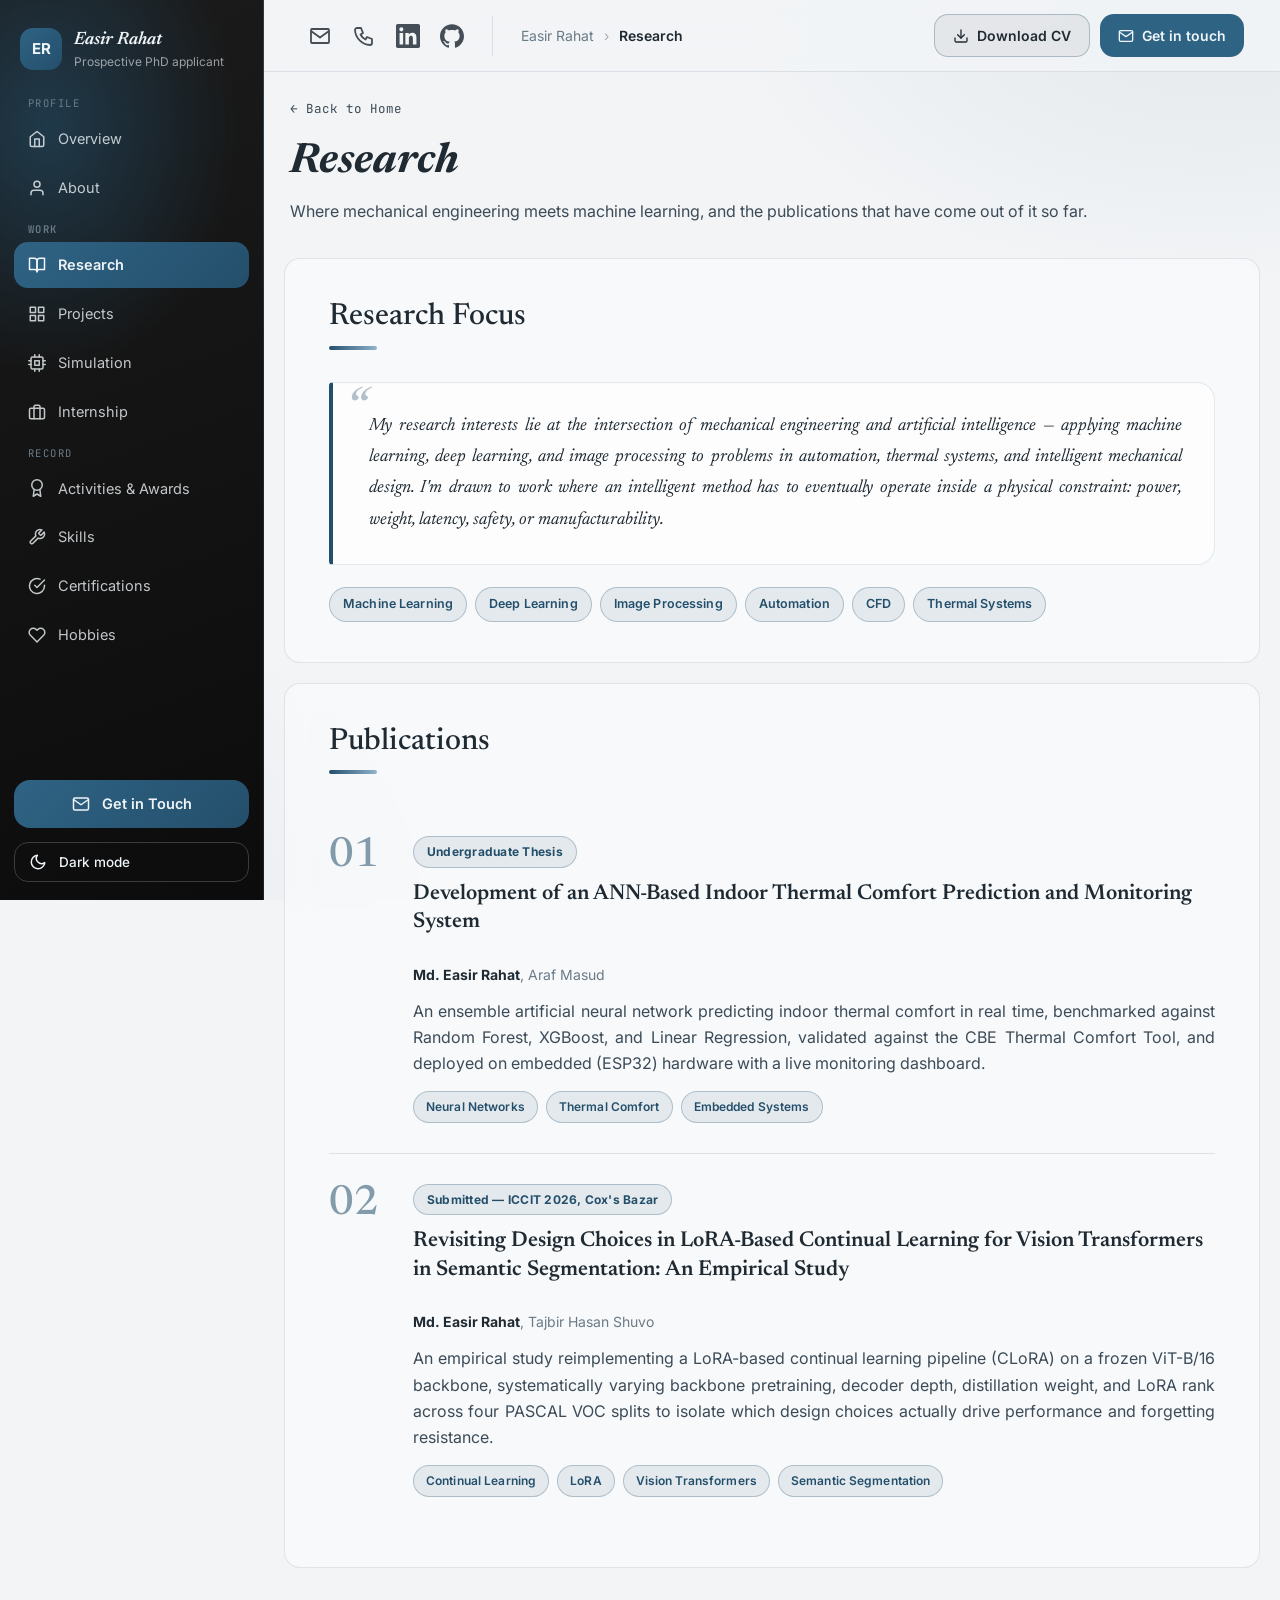
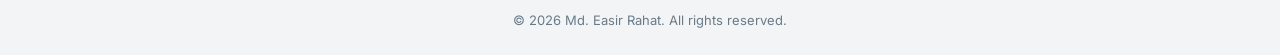
<file: research.html>
<!DOCTYPE html>
<html lang="en">
<head>
<meta charset="UTF-8">
<meta name="viewport" content="width=device-width, initial-scale=1.0">
<title>Research — Md. Easir Rahat</title>
<meta name="description" content="Research focus and publications of Md. Easir Rahat.">
<link rel="preconnect" href="https://fonts.googleapis.com">
<link rel="preconnect" href="https://fonts.gstatic.com" crossorigin>
<link href="https://fonts.googleapis.com/css2?family=Newsreader:ital,wght@0,500;0,600;1,500&family=Inter:wght@400;500;600;700&family=JetBrains+Mono:wght@400;500&display=swap" rel="stylesheet">
<link rel="stylesheet" href="styles.css">
</head>
<body>

<header class="site-header" id="top">
  <div class="wrap header-inner">
    <a class="wordmark" href="index.html#top">Easir Rahat</a>
    <nav class="main-nav" id="main-nav">
      <a href="index.html#about">About</a>
      <a href="research.html" class="is-current">Research</a>
      <a href="projects.html">Projects</a>
      <a href="simulation.html">Simulation</a>
      <a href="internship.html">Internship</a>
      <a href="activities.html">Activities & Awards</a>
      <a href="skills.html">Skills</a>
      <a href="certifications.html">Certifications</a>
      <a href="hobbies.html">Hobbies</a>
      <a href="index.html#contact" class="nav-cta">Get in Touch</a>
    </nav>
    <button class="nav-toggle" id="nav-toggle" aria-label="Toggle menu" aria-expanded="false">
      <span></span><span></span><span></span>
    </button>
  </div>
</header>

<main>

  <section class="page-hero">
    <div class="wrap">
      <a class="back-link" href="index.html">&larr; Back to Home</a>
      <h1>Research</h1>
      <p class="page-hero-desc">Where mechanical engineering meets machine learning, and the publications that have come out of it so far.</p>
    </div>
  </section>
<section class="section alt" id="research">
    <div class="wrap">
      <h2>Research Focus</h2>
      <blockquote class="research-quote">
        My research interests lie at the intersection of mechanical engineering
        and artificial intelligence — applying machine learning, deep learning,
        and image processing to problems in automation, thermal systems, and
        intelligent mechanical design. I'm drawn to work where an intelligent
        method has to eventually operate inside a physical constraint: power,
        weight, latency, safety, or manufacturability.
      </blockquote>
      <div class="tag-row">
        <span class="tag">Machine Learning</span>
        <span class="tag">Deep Learning</span>
        <span class="tag">Image Processing</span>
        <span class="tag">Automation</span>
        <span class="tag">CFD</span>
        <span class="tag">Thermal Systems</span>
      </div>
    </div>
  </section><section class="section" id="publications">
    <div class="wrap">
      <h2>Publications</h2>

      <article class="pub">
        <div class="pub-head">
          <h3>Development of an ANN-Based Indoor Thermal Comfort Prediction and Monitoring System</h3>
          <span class="pub-status">Undergraduate Thesis</span>
        </div>
        <p class="pub-authors"><strong>Md. Easir Rahat</strong>, Araf Masud</p>
        <p class="pub-desc">
          An ensemble artificial neural network predicting indoor thermal comfort in
          real time, benchmarked against Random Forest, XGBoost, and Linear
          Regression, validated against the CBE Thermal Comfort Tool, and deployed
          on embedded (ESP32) hardware with a live monitoring dashboard.
        </p>
        <div class="tag-row small">
          <span class="tag">Neural Networks</span>
          <span class="tag">Thermal Comfort</span>
          <span class="tag">Embedded Systems</span>
        </div>
      </article>

      <article class="pub">
        <div class="pub-head">
          <h3>Revisiting Design Choices in LoRA-Based Continual Learning for Vision Transformers in Semantic Segmentation: An Empirical Study</h3>
          <span class="pub-status">Submitted — ICCIT 2026, Cox's Bazar</span>
        </div>
        <p class="pub-authors"><strong>Md. Easir Rahat</strong>, Tajbir Hasan Shuvo</p>
        <p class="pub-desc">
          An empirical study reimplementing a LoRA-based continual learning
          pipeline (CLoRA) on a frozen ViT-B/16 backbone, systematically varying
          backbone pretraining, decoder depth, distillation weight, and LoRA rank
          across four PASCAL VOC splits to isolate which design choices actually
          drive performance and forgetting resistance.
        </p>
        <div class="tag-row small">
          <span class="tag">Continual Learning</span>
          <span class="tag">LoRA</span>
          <span class="tag">Vision Transformers</span>
          <span class="tag">Semantic Segmentation</span>
        </div>
      </article>
    </div>
  </section>
</main>

<footer class="site-footer">
  <div class="wrap">
    <p>&copy; <span id="year"></span> Md. Easir Rahat. All rights reserved.</p>
  </div>
</footer>

<script src="script.js"></script>
</body>
</html>
</file>
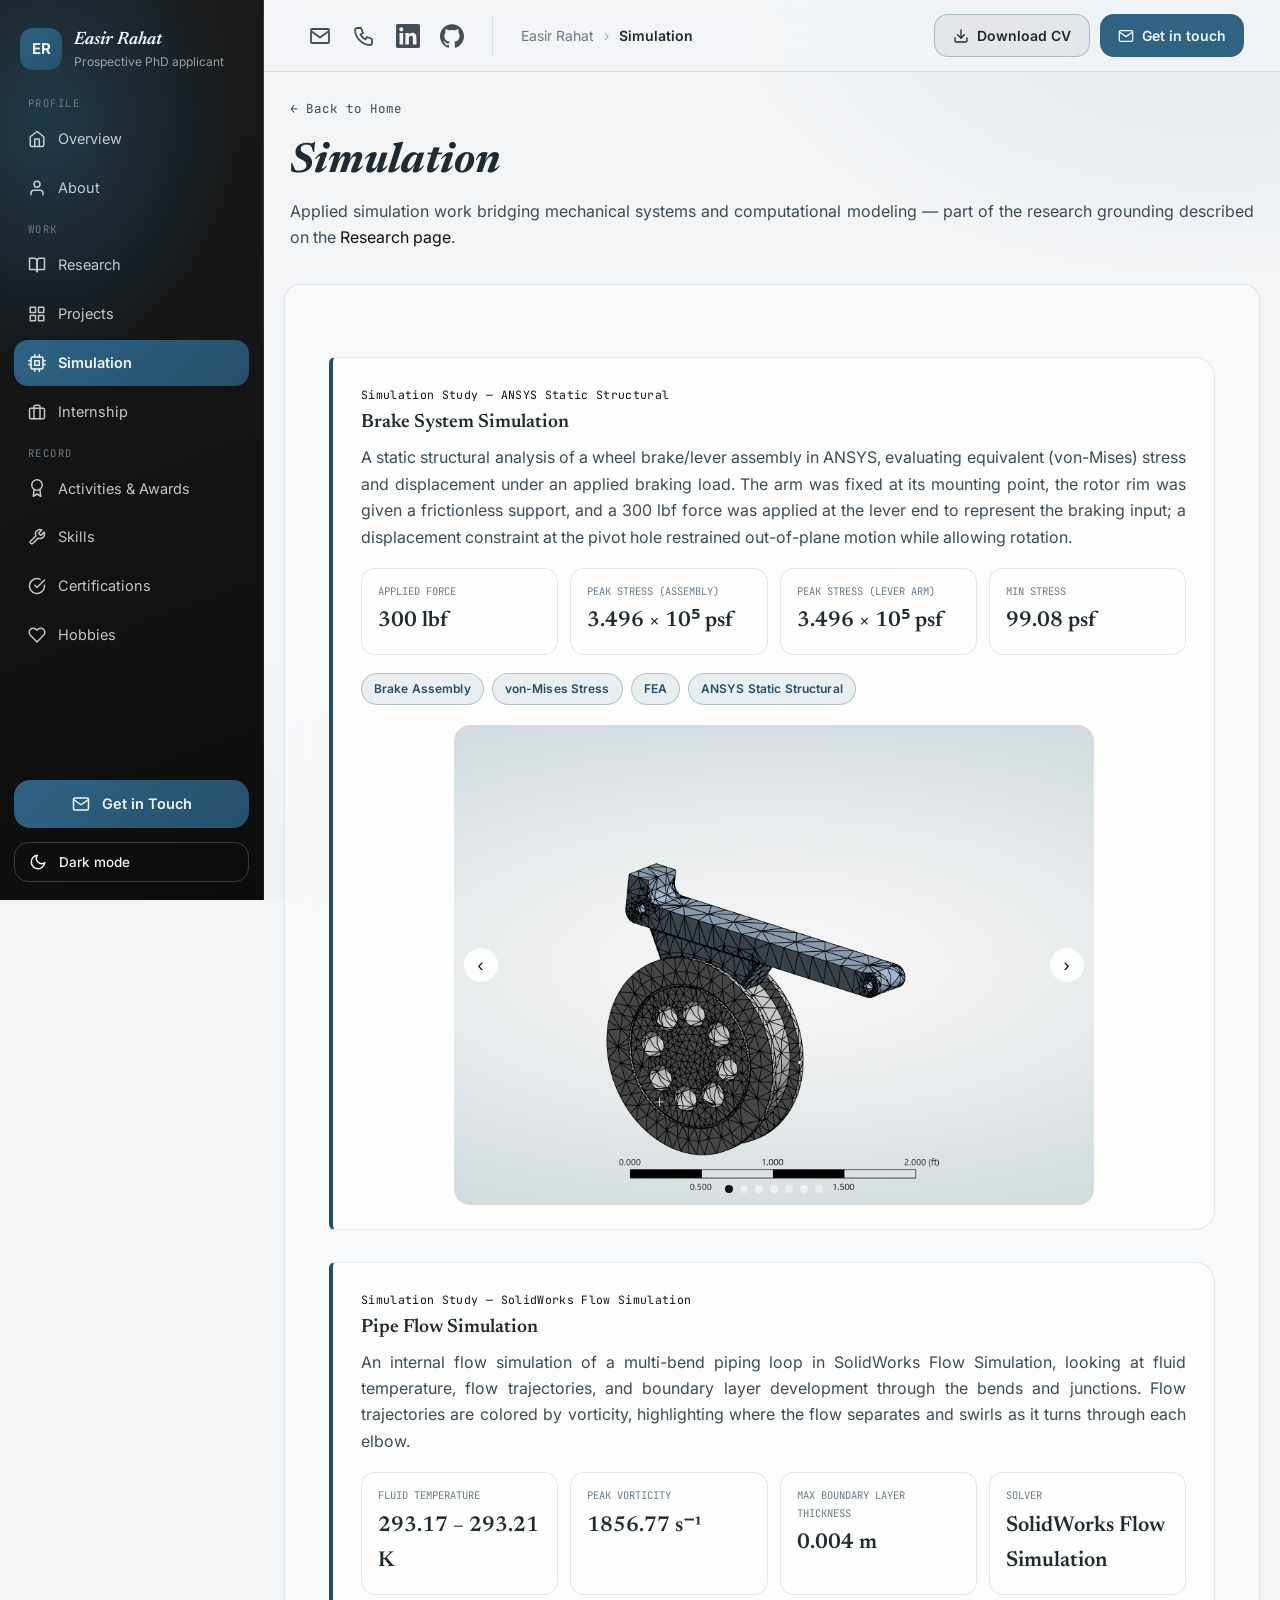
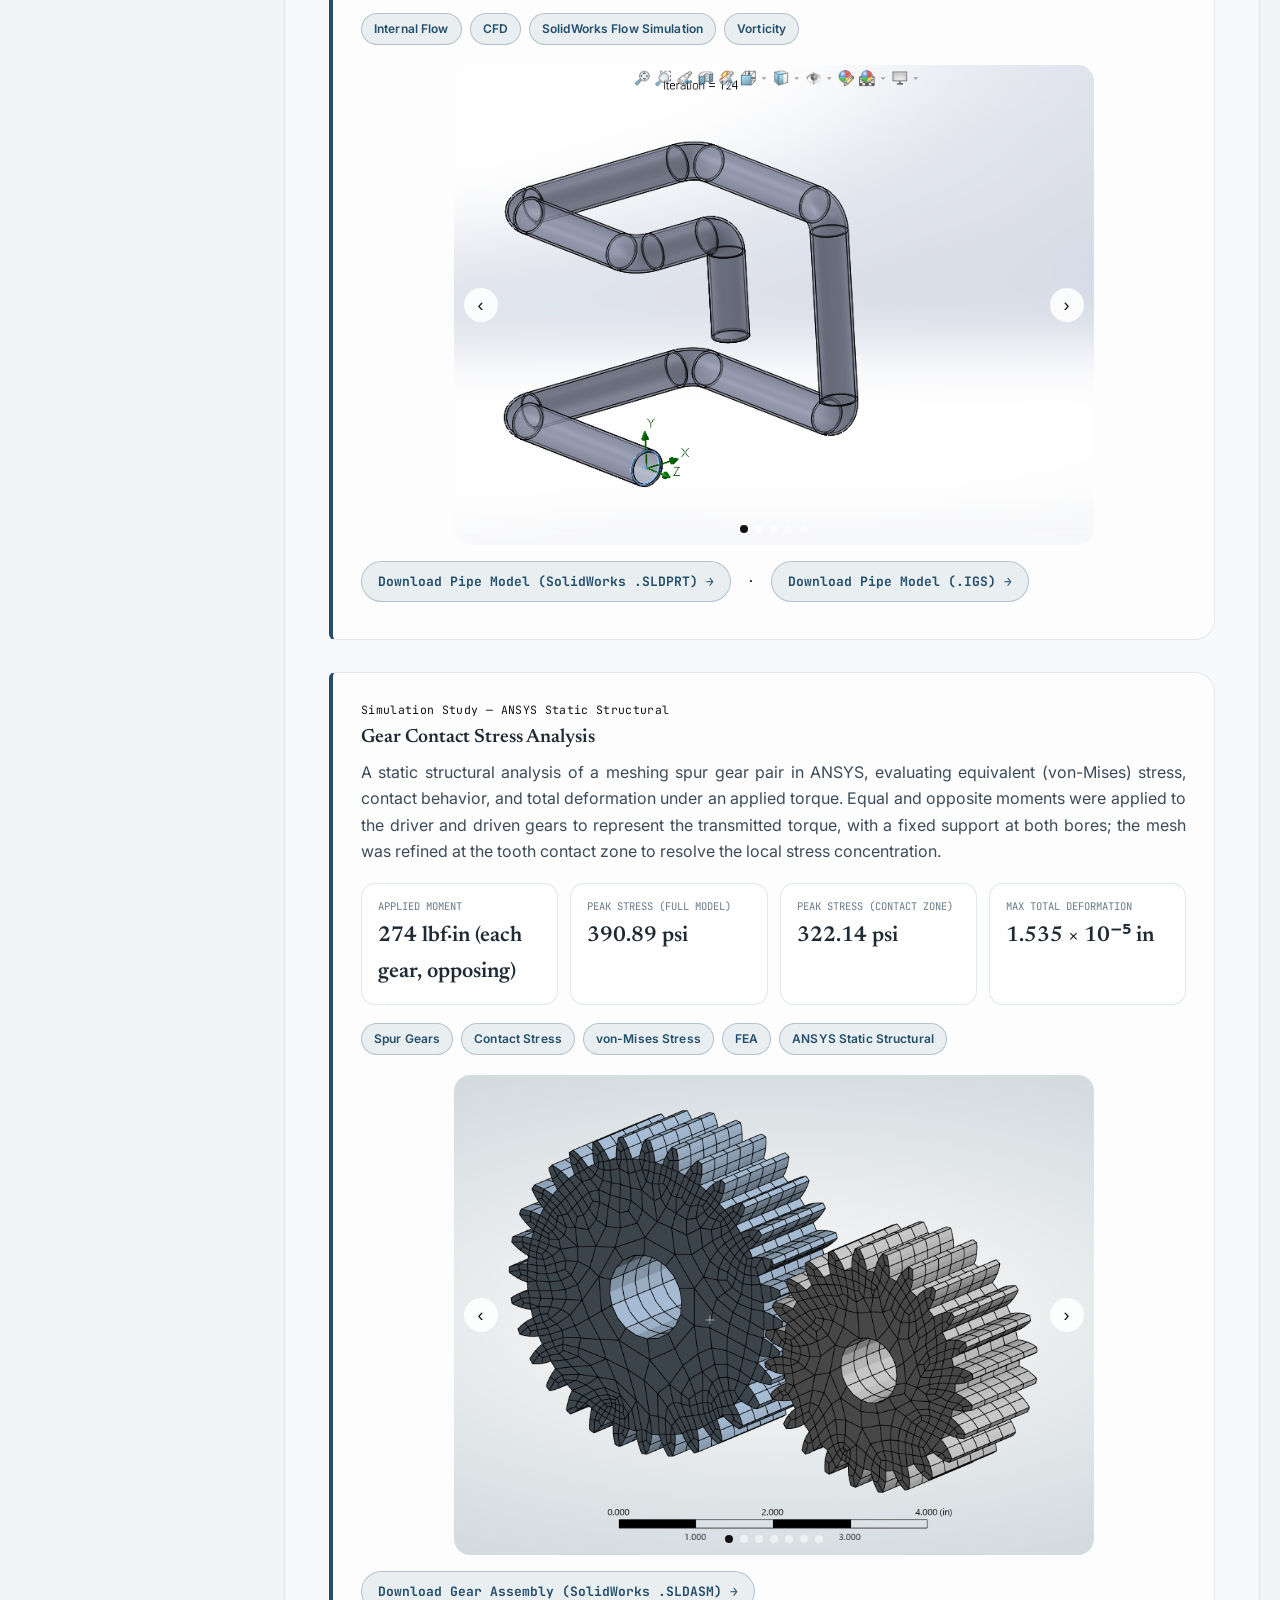
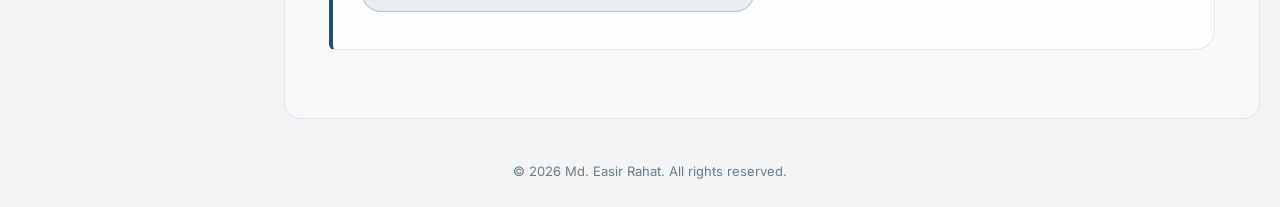
<file: simulation.html>
<!DOCTYPE html>
<html lang="en">
<head>
<meta charset="UTF-8">
<meta name="viewport" content="width=device-width, initial-scale=1.0">
<title>Simulation — Md. Easir Rahat</title>
<meta name="description" content="Simulation work by Md. Easir Rahat: brake system structural analysis, pipe flow simulation, and gear contact stress analysis.">
<link rel="preconnect" href="https://fonts.googleapis.com">
<link rel="preconnect" href="https://fonts.gstatic.com" crossorigin>
<link href="https://fonts.googleapis.com/css2?family=Newsreader:ital,wght@0,500;0,600;1,500&family=Inter:wght@400;500;600;700&family=JetBrains+Mono:wght@400;500&display=swap" rel="stylesheet">
<link rel="stylesheet" href="styles.css">
</head>
<body>

<header class="site-header" id="top">
  <div class="wrap header-inner">
    <a class="wordmark" href="index.html#top">Easir Rahat</a>
    <nav class="main-nav" id="main-nav">
      <a href="index.html#about">About</a>
      <a href="research.html">Research</a>
      <a href="projects.html">Projects</a>
      <a href="simulation.html" class="is-current">Simulation</a>
      <a href="internship.html">Internship</a>
      <a href="activities.html">Activities &amp; Awards</a>
      <a href="skills.html">Skills</a>
      <a href="certifications.html">Certifications</a>
      <a href="hobbies.html">Hobbies</a>
      <a href="index.html#contact" class="nav-cta">Get in Touch</a>
    </nav>
    <button class="nav-toggle" id="nav-toggle" aria-label="Toggle menu" aria-expanded="false">
      <span></span><span></span><span></span>
    </button>
  </div>
</header>

<main>

  <section class="page-hero">
    <div class="wrap">
      <a class="back-link" href="index.html">&larr; Back to Home</a>
      <h1>Simulation</h1>
      <p class="page-hero-desc">
        Applied simulation work bridging mechanical systems and computational modeling —
        part of the research grounding described on the <a href="research.html">Research page</a>.
      </p>
    </div>
  </section>

  <!-- ============ SIMULATION ============ -->
  <section class="section" id="simulation">
    <div class="wrap">

      <!-- ============ BRAKE ============ -->
      <div class="sim-feature">
        <p class="card-eyebrow">Simulation Study — ANSYS Static Structural</p>
        <h3>Brake System Simulation</h3>
        <p class="about-copy">
          A static structural analysis of a wheel brake/lever assembly in ANSYS, evaluating
          equivalent (von-Mises) stress and displacement under an applied braking load. The
          arm was fixed at its mounting point, the rotor rim was given a frictionless
          support, and a 300 lbf force was applied at the lever end to represent the braking
          input; a displacement constraint at the pivot hole restrained out-of-plane motion
          while allowing rotation.
        </p>

        <div class="sim-results">
          <div class="fact"><span class="fact-label">Applied Force</span><span class="fact-value">300 lbf</span></div>
          <div class="fact"><span class="fact-label">Peak Stress (assembly)</span><span class="fact-value">3.496 &times; 10&#8309; psf</span></div>
          <div class="fact"><span class="fact-label">Peak Stress (lever arm)</span><span class="fact-value">3.496 &times; 10&#8309; psf</span></div>
          <div class="fact"><span class="fact-label">Min Stress</span><span class="fact-value">99.08 psf</span></div>
        </div>

        <div class="tag-row small">
          <span class="tag">Brake Assembly</span>
          <span class="tag">von-Mises Stress</span>
          <span class="tag">FEA</span>
          <span class="tag">ANSYS Static Structural</span>
        </div>

        <div class="carousel" data-carousel>
          <div class="carousel-track">
            <img src="assets/img/simulation/brake/brake-mesh.png" alt="Meshed brake rotor and lever assembly, ANSYS Static Structural">
            <img src="assets/img/simulation/brake/brake-bc-force.png" alt="Applied 300 lbf force boundary condition at the lever end">
            <img src="assets/img/simulation/brake/brake-bc-fixed-support.png" alt="Fixed support boundary condition at the arm mounting point">
            <img src="assets/img/simulation/brake/brake-bc-frictionless-support.png" alt="Frictionless support boundary condition on the rotor rim">
            <img src="assets/img/simulation/brake/brake-bc-displacement.png" alt="Displacement boundary condition restraining out-of-plane motion at the pivot">
            <img src="assets/img/simulation/brake/brake-stress-assembly.png" alt="Equivalent von-Mises stress across the full brake assembly">
            <img src="assets/img/simulation/brake/brake-stress-lever.png" alt="Equivalent von-Mises stress on the lever arm component">
          </div>
          <button class="carousel-arrow prev" aria-label="Previous photo">&lsaquo;</button>
          <button class="carousel-arrow next" aria-label="Next photo">&rsaquo;</button>
          <div class="carousel-dots"></div>
        </div>
      </div>

      <!-- ============ PIPE ============ -->
      <div class="sim-feature">
        <p class="card-eyebrow">Simulation Study — SolidWorks Flow Simulation</p>
        <h3>Pipe Flow Simulation</h3>
        <p class="about-copy">
          An internal flow simulation of a multi-bend piping loop in SolidWorks Flow
          Simulation, looking at fluid temperature, flow trajectories, and boundary layer
          development through the bends and junctions. Flow trajectories are colored by
          vorticity, highlighting where the flow separates and swirls as it turns through
          each elbow.
        </p>

        <div class="sim-results">
          <div class="fact"><span class="fact-label">Fluid Temperature</span><span class="fact-value">293.17 – 293.21 K</span></div>
          <div class="fact"><span class="fact-label">Peak Vorticity</span><span class="fact-value">1856.77 s&#8315;&#185;</span></div>
          <div class="fact"><span class="fact-label">Max Boundary Layer Thickness</span><span class="fact-value">0.004 m</span></div>
          <div class="fact"><span class="fact-label">Solver</span><span class="fact-value">SolidWorks Flow Simulation</span></div>
        </div>

        <div class="tag-row small">
          <span class="tag">Internal Flow</span>
          <span class="tag">CFD</span>
          <span class="tag">SolidWorks Flow Simulation</span>
          <span class="tag">Vorticity</span>
        </div>

        <div class="carousel" data-carousel>
          <div class="carousel-track">
            <img src="assets/img/simulation/pipe/pipe-geometry.png" alt="Pipe loop geometry used in the flow simulation">
            <img src="assets/img/simulation/pipe/pipe-temperature.png" alt="Fluid temperature contour across the pipe loop, 293.17 to 293.21 K">
            <img src="assets/img/simulation/pipe/pipe-flow-trajectories.png" alt="Flow trajectories colored by vorticity, peak 1856.77 per second">
            <img src="assets/img/simulation/pipe/pipe-boundary-layer.png" alt="Boundary layer thickness contour across the pipe loop, max 0.004 meters">
            <img src="assets/img/simulation/pipe/pipe-flow-animation.gif" alt="Animated flow simulation through the pipe loop">
          </div>
          <button class="carousel-arrow prev" aria-label="Previous photo">&lsaquo;</button>
          <button class="carousel-arrow next" aria-label="Next photo">&rsaquo;</button>
          <div class="carousel-dots"></div>
        </div>

        <p class="sim-download">
          <a href="assets/cad/pipe.SLDPRT" download>Download Pipe Model (SolidWorks .SLDPRT) &rarr;</a>
          &nbsp;&middot;&nbsp;
          <a href="assets/cad/pipe_igs.IGS" download>Download Pipe Model (.IGS) &rarr;</a>
        </p>
      </div>

      <!-- ============ GEAR CONTACT STRESS ANALYSIS ============ -->
      <div class="sim-feature">
        <p class="card-eyebrow">Simulation Study — ANSYS Static Structural</p>
        <h3>Gear Contact Stress Analysis</h3>
        <p class="about-copy">
          A static structural analysis of a meshing spur gear pair in ANSYS, evaluating
          equivalent (von-Mises) stress, contact behavior, and total deformation under an
          applied torque. Equal and opposite moments were applied to the driver and driven
          gears to represent the transmitted torque, with a fixed support at both bores;
          the mesh was refined at the tooth contact zone to resolve the local stress
          concentration.
        </p>

        <div class="sim-results">
          <div class="fact"><span class="fact-label">Applied Moment</span><span class="fact-value">274 lbf&middot;in (each gear, opposing)</span></div>
          <div class="fact"><span class="fact-label">Peak Stress (full model)</span><span class="fact-value">390.89 psi</span></div>
          <div class="fact"><span class="fact-label">Peak Stress (contact zone)</span><span class="fact-value">322.14 psi</span></div>
          <div class="fact"><span class="fact-label">Max Total Deformation</span><span class="fact-value">1.535 &times; 10&#8315;&#8309; in</span></div>
        </div>

        <div class="tag-row small">
          <span class="tag">Spur Gears</span>
          <span class="tag">Contact Stress</span>
          <span class="tag">von-Mises Stress</span>
          <span class="tag">FEA</span>
          <span class="tag">ANSYS Static Structural</span>
        </div>

        <div class="carousel" data-carousel>
          <div class="carousel-track">
            <img src="assets/img/simulation/gear/gear-mesh.png" alt="Meshed spur gear pair model, ANSYS Static Structural">
            <img src="assets/img/simulation/gear/gear-bc-moment-driver.png" alt="Applied moment boundary condition on the driver gear, 274 lbf-in">
            <img src="assets/img/simulation/gear/gear-bc-moment-driven.png" alt="Applied reaction moment boundary condition on the driven gear">
            <img src="assets/img/simulation/gear/gear-bc-fixed-support.png" alt="Fixed support boundary condition at both gear bores">
            <img src="assets/img/simulation/gear/gear-stress-full-mesh.png" alt="Equivalent von-Mises stress contour across the gear pair, max 390.89 psi">
            <img src="assets/img/simulation/gear/gear-stress-contact-zoom.png" alt="Equivalent von-Mises stress at the tooth contact region, max 322.14 psi">
            <img src="assets/img/simulation/gear/gear-total-deformation.png" alt="Total deformation contour of the gear pair, max 1.535e-5 in">
          </div>
          <button class="carousel-arrow prev" aria-label="Previous photo">&lsaquo;</button>
          <button class="carousel-arrow next" aria-label="Next photo">&rsaquo;</button>
          <div class="carousel-dots"></div>
        </div>

        <p class="sim-download">
          <a href="assets/cad/gear_report_3.SLDASM" download>Download Gear Assembly (SolidWorks .SLDASM) &rarr;</a>
        </p>
      </div>

    </div>
  </section>

</main>

<footer class="site-footer">
  <div class="wrap">
    <p>&copy; <span id="year"></span> Md. Easir Rahat. All rights reserved.</p>
  </div>
</footer>

<script src="script.js"></script>
</body>
</html>
</file>
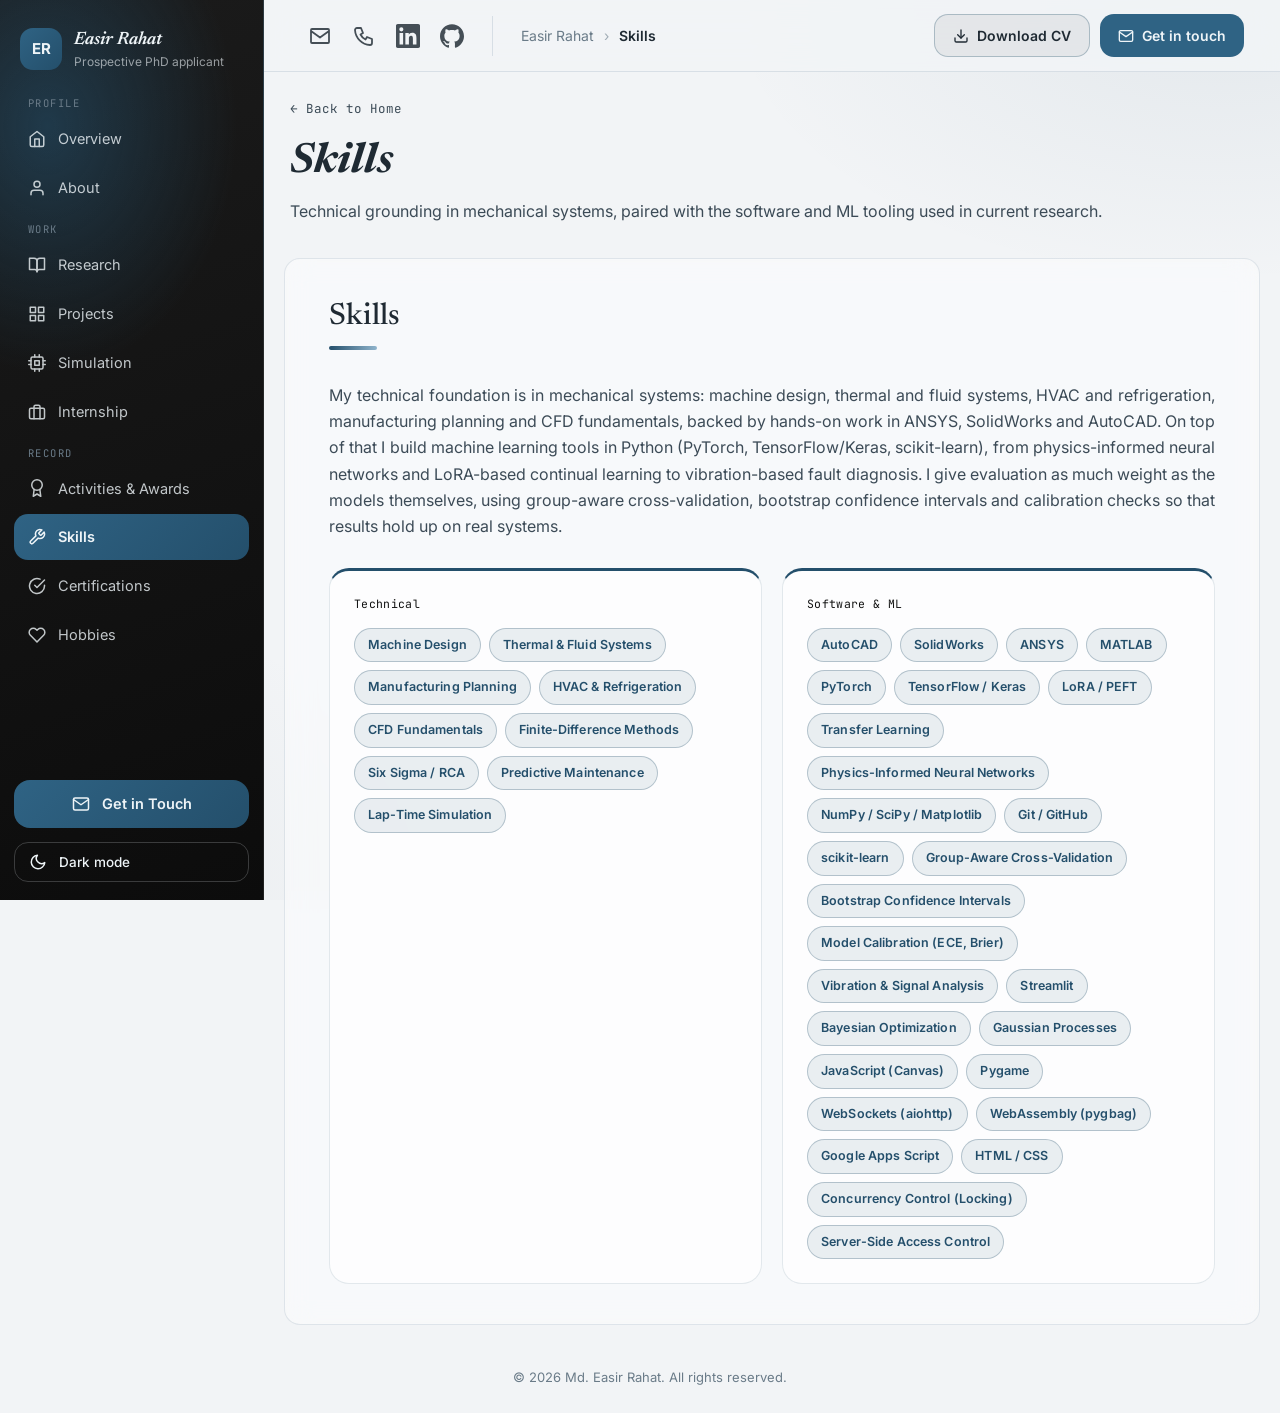
<file: skills.html>
<!DOCTYPE html>
<html lang="en">
<head>
<meta charset="UTF-8">
<meta name="viewport" content="width=device-width, initial-scale=1.0">
<title>Skills — Md. Easir Rahat</title>
<meta name="description" content="Technical and software skills of Md. Easir Rahat.">
<link rel="preconnect" href="https://fonts.googleapis.com">
<link rel="preconnect" href="https://fonts.gstatic.com" crossorigin>
<link href="https://fonts.googleapis.com/css2?family=Newsreader:ital,wght@0,500;0,600;1,500&family=Inter:wght@400;500;600;700&family=JetBrains+Mono:wght@400;500&display=swap" rel="stylesheet">
<meta name="color-scheme" content="light dark">
<script>(function(){try{var s=localStorage.getItem("theme");var t=(s==="dark"||s==="light")?s:(window.matchMedia&&matchMedia("(prefers-color-scheme: dark)").matches?"dark":"light");document.documentElement.setAttribute("data-theme",t);}catch(e){}})();</script>
<link rel="icon" href="data:image/svg+xml,%3Csvg xmlns='http://www.w3.org/2000/svg' viewBox='0 0 64 64'%3E%3Crect width='64' height='64' rx='14' fill='%23244F6B'/%3E%3Ctext x='32' y='42' text-anchor='middle' font-family='Arial' font-weight='700' font-size='28' fill='%23F3EEE3'%3EER%3C/text%3E%3C/svg%3E">
<meta property="og:type" content="website">
<meta property="og:site_name" content="Md. Easir Rahat">
<meta property="og:title" content="Skills — Md. Easir Rahat">
<meta property="og:description" content="Technical and software skills of Md. Easir Rahat.">
<meta property="og:url" content="https://easirht.github.io/skills.html">
<meta property="og:image" content="https://easirht.github.io/assets/og-image.png">
<meta property="og:image:width" content="1200">
<meta property="og:image:height" content="630">
<meta name="twitter:card" content="summary_large_image">
<meta name="twitter:title" content="Skills — Md. Easir Rahat">
<meta name="twitter:description" content="Technical and software skills of Md. Easir Rahat.">
<meta name="twitter:image" content="https://easirht.github.io/assets/og-image.png">
<link rel="stylesheet" href="styles.css">
</head>
<body>

<header class="site-header" id="top">
  <div class="wrap header-inner">
    <a class="wordmark" href="index.html#top">Easir Rahat</a>
    <nav class="main-nav" id="main-nav">
      <a href="index.html#about">About</a>
      <a href="research.html">Research</a>
      <a href="projects.html">Projects</a>
      <a href="simulation.html">Simulation</a>
      <a href="internship.html">Internship</a>
      <a href="activities.html">Activities & Awards</a>
      <a href="skills.html" class="is-current">Skills</a>
      <a href="certifications.html">Certifications</a>
      <a href="hobbies.html">Hobbies</a>
      <a href="index.html#contact" class="nav-cta">Get in Touch</a>
    </nav>
    <button class="nav-toggle" id="nav-toggle" aria-label="Toggle menu" aria-expanded="false">
      <span></span><span></span><span></span>
    </button>
  </div>
</header>

<main>

  <section class="page-hero">
    <div class="wrap">
      <a class="back-link" href="index.html">&larr; Back to Home</a>
      <h1>Skills</h1>
      <p class="page-hero-desc">Technical grounding in mechanical systems, paired with the software and ML tooling used in current research.</p>
    </div>
  </section>
<section class="section" id="skills">
    <div class="wrap">
      <h2>Skills</h2>
      <p class="about-copy skills-intro" style="max-width: none; margin: 0 0 28px; hyphens: manual; -webkit-hyphens: manual;">
        My technical foundation is in mechanical systems: machine design, thermal and fluid systems, HVAC and
        refrigeration, manufacturing planning and CFD fundamentals, backed by hands-on work in ANSYS, SolidWorks and
        AutoCAD. On top of that I build machine learning tools in Python (PyTorch, TensorFlow/Keras, scikit-learn),
        from physics-informed neural networks and LoRA-based continual learning to vibration-based fault diagnosis.
        I give evaluation as much weight as the models themselves, using group-aware cross-validation, bootstrap
        confidence intervals and calibration checks so that results hold up on real systems.
      </p>
      <div class="skills-cols">
        <div>
          <p class="card-eyebrow">Technical</p>
          <div class="chip-row">
            <span class="chip">Machine Design</span>
            <span class="chip">Thermal &amp; Fluid Systems</span>
            <span class="chip">Manufacturing Planning</span>
            <span class="chip">HVAC &amp; Refrigeration</span>
            <span class="chip">CFD Fundamentals</span>
            <span class="chip">Finite-Difference Methods</span>
            <span class="chip">Six Sigma / RCA</span>
            <span class="chip">Predictive Maintenance</span>
            <span class="chip">Lap-Time Simulation</span>
          </div>
        </div>
        <div>
          <p class="card-eyebrow">Software &amp; ML</p>
          <div class="chip-row">
            <span class="chip">AutoCAD</span>
            <span class="chip">SolidWorks</span>
            <span class="chip">ANSYS</span>
            <span class="chip">MATLAB</span>
            <span class="chip">PyTorch</span>
            <span class="chip">TensorFlow / Keras</span>
            <span class="chip">LoRA / PEFT</span>
            <span class="chip">Transfer Learning</span>
            <span class="chip">Physics-Informed Neural Networks</span>
            <span class="chip">NumPy / SciPy / Matplotlib</span>
            <span class="chip">Git / GitHub</span>
            <span class="chip">scikit-learn</span>
            <span class="chip">Group-Aware Cross-Validation</span>
            <span class="chip">Bootstrap Confidence Intervals</span>
            <span class="chip">Model Calibration (ECE, Brier)</span>
            <span class="chip">Vibration &amp; Signal Analysis</span>
            <span class="chip">Streamlit</span>
            <span class="chip">Bayesian Optimization</span>
            <span class="chip">Gaussian Processes</span>
            <span class="chip">JavaScript (Canvas)</span>
            <span class="chip">Pygame</span>
            <span class="chip">WebSockets (aiohttp)</span>
            <span class="chip">WebAssembly (pygbag)</span>
            <span class="chip">Google Apps Script</span>
            <span class="chip">HTML / CSS</span>
            <span class="chip">Concurrency Control (Locking)</span>
            <span class="chip">Server-Side Access Control</span>
          </div>
        </div>
      </div>
    </div>
  </section>
</main>

<footer class="site-footer">
  <div class="wrap">
    <p>&copy; <span id="year"></span> Md. Easir Rahat. All rights reserved.</p>
  </div>
</footer>

<script src="script.js"></script>
</body>
</html>
</file>
<file: styles.css>
/* ==========================================================================
   TOKENS — "Midnight & Gold" theme, deep navy + champagne gold on warm ivory
   To change the look later, edit the colours in this block first.
   ========================================================================== */
:root {
  --paper: #FAF8F3;
  --paper-alt: #F0ECE1;
  --card: #FFFFFF;
  --ink: #111111;
  --ink-soft: #3E4B55;
  --muted: #617280;        /* darker than before so small grey text stays readable */
  --accent: #2A2A2A;
  --accent-deep: #111111;
  --line: #E6E0D1;

  --pink: #244F6B;          /* gold highlight (kept name so existing rules work) */
  --amber: #2F6384;
  --teal: #93A2AD;
  --gold-soft: #8FB4CC;     /* gold used for text on dark backgrounds */

  /* Deep hero: navy base + soft gold glow (top-right) + blue glow (bottom-left) */
  --grad:
    radial-gradient(70% 80% at 92% 0%, rgba(36, 79, 107, 0.28) 0%, transparent 60%),
    radial-gradient(80% 80% at 0% 100%, rgba(255, 255, 255, 0.38) 0%, transparent 60%),
    linear-gradient(145deg, #0B0B0B 0%, #202020 50%, #2A2A2A 100%);
  --grad-btn: linear-gradient(135deg, #2A2A2A, #111111);
  --gold-btn: linear-gradient(135deg, #8FB4CC, #244F6B);
  --gold-line: linear-gradient(90deg, #244F6B, #8FB4CC);
  --shadow: 0 10px 30px rgba(17, 17, 17, 0.12);
  --btn-glow: rgba(17, 17, 17, 0.3);
  --hero-hover: #E3EDF3;
  --stat-bg: rgba(238, 244, 247, 0.07);
  --sel: #D6E3EC;

  --font-serif: 'Newsreader', serif;
  --font-sans: 'Inter', sans-serif;
  --font-mono: 'JetBrains Mono', monospace;

  --max: 1080px;
}

* { box-sizing: border-box; }
html { scroll-behavior: smooth; }
@media (prefers-reduced-motion: reduce) {
  html { scroll-behavior: auto; }
  *, *::before, *::after { animation: none !important; transition: none !important; }
}

body {
  margin: 0;
  background: var(--paper);
  color: var(--ink);
  font-family: var(--font-sans);
  line-height: 1.65;
  font-size: 16px;
}

.wrap { max-width: var(--max); margin: 0 auto; padding: 0 24px; }

h1, h2, h3 { font-family: var(--font-serif); color: var(--ink); margin: 0 0 0.4em; line-height: 1.2; }
h2 { font-size: 1.9rem; font-weight: 600; margin-bottom: 32px; }
h3 { font-size: 1.2rem; font-weight: 600; }

p { margin: 0 0 1em; }
a { color: var(--accent); text-decoration: none; }
a:hover { text-decoration: underline; }
a:focus-visible, button:focus-visible { outline: 2px solid var(--accent-deep); outline-offset: 3px; }
ul, ol { list-style: none; margin: 0; padding: 0; }
img { max-width: 100%; display: block; }

/* ==========================================================================
   HEADER
   ========================================================================== */
.site-header {
  position: sticky; top: 0; z-index: 50;
  background: rgba(255, 255, 255, 0.92);
  backdrop-filter: blur(6px);
  border-bottom: var(--hairline) solid var(--line);
}
.header-inner { display: flex; align-items: center; justify-content: space-between; height: 68px; }
.wordmark { font-family: var(--font-serif); font-weight: 600; font-size: 19px; color: var(--ink); font-style: italic; }
.wordmark:hover { text-decoration: none; }

.main-nav { display: flex; gap: 26px; }
.main-nav a { font-size: 14px; color: var(--ink-soft); }
.main-nav a:hover { color: var(--accent); text-decoration: none; }
.nav-cta { color: #FFFFFF !important; font-weight: 600; background: var(--grad-btn); padding: 7px 16px; border-radius: 999px; }
.nav-cta:hover { color: #FFFFFF !important; transform: translateY(-1px); }

.nav-toggle { display: none; flex-direction: column; gap: 5px; background: none; border: none; cursor: pointer; padding: 8px; }
.nav-toggle span { width: 22px; height: 2px; background: var(--ink); display: block; }

/* ==========================================================================
   HERO
   ========================================================================== */
.hero {
  position: relative; overflow: hidden;
  padding: 72px 0 88px; background: var(--grad); color: #FFFFFF;
  border-radius: 0 0 36px 36px;
}
.hero::before, .hero::after { content: ""; position: absolute; border-radius: 50%; opacity: 0.25; pointer-events: none; animation: float 9s ease-in-out infinite; }
.hero::before { width: 240px; height: 240px; background: var(--amber); right: -70px; top: -70px; }
.hero::after { width: 160px; height: 160px; background: var(--teal); left: -50px; bottom: -50px; animation-delay: -3s; }
.hero .wrap { position: relative; z-index: 1; }
@keyframes float { 0%, 100% { transform: translateY(0); } 50% { transform: translateY(-12px); } }
.hero-grid { display: grid; grid-template-columns: 1.1fr 0.9fr; gap: 56px; align-items: center; }

.eyebrow {
  font-family: var(--font-mono); font-size: 12.5px; text-transform: uppercase;
  letter-spacing: 0.08em; color: var(--accent); margin-bottom: 10px;
}
.hero-greeting { font-family: var(--font-serif); font-style: italic; font-size: 1.2rem; color: var(--ink-soft); margin: 0 0 4px; }
.hero-copy h1 { font-size: clamp(2.4rem, 5vw, 3.4rem); font-style: italic; }
.hero-tagline { font-size: 1.15rem; color: var(--ink-soft); font-weight: 500; margin-bottom: 4px; }
.hero-location { font-family: var(--font-mono); font-size: 13px; color: var(--muted); margin-bottom: 18px; }
.hero-pitch { color: var(--ink-soft); max-width: 52ch; }
.hero-research-line { font-family: var(--font-mono); font-size: 13px; color: var(--muted); max-width: 58ch; margin-top: -6px; }

.hero-actions { display: flex; gap: 14px; margin-top: 24px; flex-wrap: wrap; }

.stat-row {
  display: grid; grid-template-columns: repeat(4, 1fr); gap: 14px; margin-top: 40px; padding-top: 28px;
  border-top: var(--hairline) solid var(--line);
}
.stat {
  display: flex; flex-direction: column; gap: 4px;
  padding: 16px 14px; border-radius: 10px;
  background: var(--accent);
}
.stat-num { font-family: var(--font-serif); font-weight: 600; font-size: 2rem; line-height: 1; color: #FFFFFF; }
.stat-label { font-size: 13px; color: #FFFFFF; opacity: 0.85; }
.btn {
  font-family: var(--font-sans); font-weight: 600; font-size: 14.5px;
  padding: 12px 24px; border-radius: 999px; display: inline-block; border: 2px solid transparent;
}
.btn:hover { text-decoration: none; }
.btn-primary {
  background: var(--grad-btn); color: #FFFFFF;
  box-shadow: 0 8px 20px var(--btn-glow); transition: transform 0.15s, box-shadow 0.15s;
}
.btn-primary:hover { transform: translateY(-2px); box-shadow: 0 12px 26px var(--btn-glow); }
.btn-outline { border-color: var(--accent); color: var(--accent); transition: background 0.15s, color 0.15s; }
.btn-outline:hover { background: var(--accent); color: #FFFFFF; border-color: var(--accent); }

.hero-visual { position: relative; display: flex; align-items: center; justify-content: center; margin-top: -18px; }
.portrait-frame {
  width: 280px; height: 340px; border-radius: 28px;
  border: var(--hairline) solid rgba(255, 255, 255, 0.38); padding: 5px; overflow: hidden;
  background: rgba(255, 255, 255, 0.06);
  box-shadow: 0 24px 60px rgba(8, 15, 32, 0.45), inset 0 0 0 1px rgba(255, 255, 255, 0.04);
}
.portrait-frame img { width: 100%; height: 100%; object-fit: cover; border-radius: 22px; }

/* Hero text and buttons sit on the gradient, so they use light colours here */
.hero .eyebrow { color: var(--gold-soft); }
.hero .hero-greeting { color: rgba(255, 255, 255, 0.92); }
.hero .hero-copy h1,
.hero .hero-tagline { color: #FFFFFF; }
.hero .hero-location,
.hero .hero-research-line { color: rgba(255, 255, 255, 0.78); }
.hero .hero-pitch { color: rgba(255, 255, 255, 0.9); }
.hero .stat-row { border-top-color: rgba(255, 255, 255, 0.28); }
.hero .stat { background: var(--stat-bg); border: 1px solid rgba(255, 255, 255, 0.22); backdrop-filter: blur(4px); }
.hero .btn-primary { background: var(--gold-btn); color: var(--accent-deep); box-shadow: 0 8px 20px rgba(8, 15, 32, 0.3); }
.hero .btn-primary:hover { background: var(--hero-hover); color: var(--accent-deep); }
.hero .btn-outline { border-color: rgba(255, 255, 255, 0.75); color: #FFFFFF; }
.hero .btn-outline:hover { background: #FFFFFF; color: var(--accent); border-color: #FFFFFF; }

/* ==========================================================================
   SECTIONS
   ========================================================================== */
.section { padding: 68px 0; }
.section.alt { background: var(--paper-alt); }

.card-eyebrow {
  font-family: var(--font-mono); font-size: 11.5px; color: var(--accent);
  letter-spacing: 0.03em; margin: 0 0 6px;
}

/* ==========================================================================
   ABOUT
   ========================================================================== */
.about-grid { display: flex; flex-direction: column; gap: 32px; }
.about-copy { max-width: 68ch; color: var(--ink-soft); }
.fact-strip { display: flex; flex-wrap: wrap; gap: 14px; }
.fact {
  background: var(--card); border: var(--hairline) solid var(--line); border-radius: 14px; padding: 14px 18px;
  display: flex; flex-direction: column; gap: 4px; flex: 1 1 180px;
}
.fact-label { font-family: var(--font-mono); font-size: 10.5px; text-transform: uppercase; color: var(--muted); }
.fact-value { font-size: 14px; font-weight: 600; }

/* ==========================================================================
   RESEARCH FOCUS
   ========================================================================== */
.research-quote {
  font-family: var(--font-serif); font-style: italic; font-size: 1.25rem;
  color: var(--ink); line-height: 1.55; margin: 0 0 28px;
  border-left: 3px solid var(--accent); padding-left: 24px; max-width: 72ch;
}
.tag-row { display: flex; flex-wrap: wrap; gap: 10px; }
.tag-row.small .tag { font-size: 12px; padding: 5px 12px; }
.tag {
  font-family: var(--font-mono); font-size: 13px; color: var(--ink-soft);
  background: var(--card); border: var(--hairline) solid var(--line); border-radius: 999px; padding: 7px 16px;
}

/* ==========================================================================
   PUBLICATIONS
   ========================================================================== */
.pub { padding: 28px 0; border-bottom: var(--hairline) solid var(--line); }
.pub:last-child { border-bottom: none; }
.pub-head { display: flex; flex-direction: column; gap: 6px; margin-bottom: 8px; }
.pub-head h3 { max-width: 70ch; }
.pub-status {
  font-family: var(--font-mono); font-size: 12px; color: var(--accent);
  background: var(--card); border: var(--hairline) solid var(--line); display: inline-block; padding: 4px 12px; border-radius: 999px; width: fit-content;
}
.pub-authors { font-size: 14px; color: var(--ink-soft); margin-bottom: 10px; }
.pub-desc { color: var(--ink-soft); max-width: 74ch; }

/* ==========================================================================
   PROJECTS
   ========================================================================== */
.project-grid { display: grid; grid-template-columns: repeat(2, 1fr); gap: 32px; }
.project-card-wide { grid-column: 1 / -1; }
.project-media {
  border-radius: 16px; overflow: hidden; margin-bottom: 16px; background: var(--card); border: var(--hairline) solid var(--line);
  aspect-ratio: 4/3;
}
.project-media img { width: 100%; height: 100%; object-fit: cover; }
.project-media.two-up { display: grid; grid-template-columns: 1fr 1fr; gap: 2px; aspect-ratio: 8/3; }
.project-media.placeholder {
  display: flex; align-items: center; justify-content: center;
  background: repeating-linear-gradient(45deg, var(--paper-alt), var(--paper-alt) 10px, var(--card) 10px, var(--card) 20px);
}
.project-media.placeholder::before {
  content: attr(data-label);
  font-family: var(--font-mono); font-size: 12px; color: var(--muted);
  background: var(--card); padding: 6px 14px; border-radius: 999px;
}
.project-card p:last-child { color: var(--ink-soft); font-size: 14.5px; }

.project-details { margin-top: 14px; }
.project-details summary {
  font-family: var(--font-mono); font-size: 13px; color: var(--accent);
  cursor: pointer; list-style: none; user-select: none;
}
.project-details summary::-webkit-details-marker { display: none; }
.project-details summary:hover { color: var(--ink); }
.project-details[open] summary { color: var(--ink); margin-bottom: 10px; }
.project-details p {
  color: var(--ink-soft); font-size: 14.5px; max-width: 68ch;
  border-left: 2px solid var(--accent); padding-left: 16px;
}

/* ==========================================================================
   TIMELINE
   ========================================================================== */
.timeline { position: relative; padding-left: 28px; border-left: 2px solid var(--line); }
.timeline li { position: relative; padding-bottom: 32px; }
.timeline li:last-child { padding-bottom: 0; }
.timeline li::before {
  content: ""; position: absolute; left: -34px; top: 4px;
  width: 12px; height: 12px; border-radius: 50%; background: var(--accent);
  border: 2px solid var(--paper);
}
.timeline-date {
  font-family: var(--font-mono); font-size: 12px; color: var(--accent);
  display: block; margin-bottom: 4px;
}
.timeline-body p { color: var(--ink-soft); font-size: 14.5px; max-width: 70ch; }

/* ==========================================================================
   SKILLS
   ========================================================================== */
.skills-cols { display: grid; grid-template-columns: 1fr 1fr; gap: 40px; }
.chip-row { display: flex; flex-wrap: wrap; gap: 10px; }
.chip {
  background: var(--card); border: var(--hairline) solid var(--line); border-radius: 999px;
  padding: 8px 16px; font-size: 13.5px;
}

/* ==========================================================================
   CERTIFICATIONS
   ========================================================================== */
.cert-list { display: flex; flex-direction: column; gap: 20px; }
.cert-row {
  display: grid; grid-template-columns: 130px 1fr; gap: 22px;
  background: var(--card); border: var(--hairline) solid var(--line); border-radius: 16px; padding: 18px; align-items: center;
}
.cert-row img { border-radius: 10px; aspect-ratio: 4/3; object-fit: cover; }
.cert-row p:last-child { color: var(--ink-soft); font-size: 14px; margin: 0 0 8px; }
.cert-links { display: flex; gap: 18px; font-family: var(--font-mono); font-size: 12.5px; }

/* ==========================================================================
   HOBBIES
   ========================================================================== */
.hobby-strip { display: grid; grid-template-columns: repeat(4, 1fr); gap: 14px; margin-top: 20px; }
.hobby-strip img { border-radius: 14px; aspect-ratio: 1/1; object-fit: cover; }
.internship-strip { grid-template-columns: repeat(3, 1fr); margin-top: 20px; }
.hobby-group { margin-bottom: 40px; }
.hobby-group:last-child { margin-bottom: 0; }
.hobby-group h3 { margin-bottom: 4px; }

/* ==========================================================================
   CONTACT
   ========================================================================== */
.contact-wrap { text-align: left; }
.contact-headline { font-size: 2.2rem; font-style: italic; }
.contact-pills { display: flex; flex-wrap: wrap; gap: 12px; margin: 24px 0 20px; }
.pill-link {
  font-family: var(--font-sans); font-weight: 600; font-size: 14px;
  padding: 11px 22px; border-radius: 999px; border: 2px solid var(--accent);
  color: var(--accent);
}
.pill-link:hover { text-decoration: none; background: var(--accent); color: #FFFFFF; border-color: var(--accent); }
.pill-primary { background: var(--grad-btn); border-color: transparent; color: #FFFFFF; }
.pill-primary:hover { background: var(--accent-deep); border-color: var(--accent-deep); color: #FFFFFF; }
.contact-detail { font-family: var(--font-mono); font-size: 13px; color: var(--muted); }

.internship-narrative { color: var(--ink-soft); max-width: 74ch; margin: 20px 0 24px; }

/* ==========================================================================
   FOOTER
   ========================================================================== */
.site-footer { padding: 28px 0; border-top: var(--hairline) solid var(--line); }
.site-footer p { margin: 0; font-size: 13px; color: var(--muted); }

/* ==========================================================================
   CAROUSEL
   ========================================================================== */
.carousel {
  position: relative; border-radius: 16px; overflow: hidden;
  aspect-ratio: 4/3; background: var(--card);
}
.carousel-track { display: flex; height: 100%; transition: transform 0.45s ease; }
.carousel-track img { width: 100%; height: 100%; object-fit: cover; flex: 0 0 100%; }

.carousel-arrow {
  position: absolute; top: 50%; transform: translateY(-50%);
  width: 34px; height: 34px; border-radius: 50%; border: none;
  background: rgba(255,255,255,0.88); color: var(--ink);
  font-size: 18px; line-height: 1; cursor: pointer;
  display: flex; align-items: center; justify-content: center;
}
.carousel-arrow.prev { left: 10px; }
.carousel-arrow.next { right: 10px; }
.carousel-arrow:hover { background: #fff; }

.carousel-dots {
  position: absolute; bottom: 12px; left: 50%; transform: translateX(-50%);
  display: flex; gap: 7px;
}
.carousel-dots button {
  width: 8px; height: 8px; border-radius: 50%; border: none; padding: 0;
  background: rgba(255,255,255,0.55); cursor: pointer;
}
.carousel-dots button.active { background: var(--accent); }

.carousel-sm { aspect-ratio: 16/9; margin-top: 16px; max-width: 480px; }

/* ==========================================================================
   PAGE HERO (sub-page banner)
   ========================================================================== */
.page-hero { padding: 44px 0 8px; }
.back-link {
  font-family: var(--font-mono); font-size: 12.5px; color: var(--ink-soft);
  display: inline-flex; align-items: center; gap: 6px; margin-bottom: 18px;
}
.back-link:hover { color: var(--accent); text-decoration: none; }
.page-hero h1 { font-size: clamp(1.9rem, 4vw, 2.6rem); font-style: italic; margin-bottom: 10px; }
.page-hero-desc { color: var(--ink-soft); max-width: 68ch; }

/* ==========================================================================
   EXPLORE GRID (homepage section links)
   ========================================================================== */
.explore-grid { display: grid; grid-template-columns: repeat(3, 1fr); gap: 20px; }
.explore-card {
  background: var(--card); border: var(--hairline) solid var(--line); border-radius: 16px;
  padding: 22px 22px 20px; display: flex; flex-direction: column; gap: 8px;
}
.explore-card h3 { font-size: 1.05rem; }
.explore-card p { color: var(--ink-soft); font-size: 14px; margin: 0 0 6px; flex-grow: 1; }
.explore-link { font-family: var(--font-mono); font-size: 12.5px; font-weight: 500; color: var(--accent); }
.explore-card:hover .explore-link { color: var(--ink); }
.explore-card:hover { border-color: var(--accent); }

/* ==========================================================================
   SIMULATION
   ========================================================================== */
.sim-grid { display: grid; grid-template-columns: repeat(2, 1fr); gap: 32px; }
.sim-card {
  background: var(--card); border: var(--hairline) solid var(--line); border-radius: 16px;
  padding: 24px; display: flex; flex-direction: column; gap: 10px;
}
.sim-media {
  border-radius: 14px; overflow: hidden; aspect-ratio: 4/3; margin-bottom: 6px;
  display: flex; align-items: center; justify-content: center;
  background: repeating-linear-gradient(45deg, var(--paper-alt), var(--paper-alt) 10px, var(--card) 10px, var(--card) 20px);
  border: var(--hairline) solid var(--line);
}
.sim-media::before {
  content: attr(data-label);
  font-family: var(--font-mono); font-size: 12px; color: var(--muted);
  background: var(--card); padding: 6px 14px; border-radius: 999px; text-align: center;
}
.sim-media img { width: 100%; height: 100%; object-fit: cover; }
.sim-card.sim-pending { align-items: center; justify-content: center; text-align: center; border-style: dashed; }
.sim-card.sim-pending .card-eyebrow { margin: 0; }

.sim-feature {
  background: var(--card); border: var(--hairline) solid var(--line); border-radius: 16px;
  padding: 28px; margin-top: 32px;
}
.sim-feature h3 { margin-bottom: 10px; }
.sim-feature .about-copy { margin-bottom: 14px; }
.sim-feature .tag-row { margin-bottom: 20px; }
.sim-feature .carousel { max-width: 640px; margin: 0 auto; }
.sim-download { margin-top: 16px; font-family: var(--font-mono); font-size: 13px; }
.sim-results { display: flex; flex-wrap: wrap; gap: 14px; margin: 18px 0 22px; }
.sim-results .fact { flex: 1 1 180px; }

/* Active nav link (current page) */
.main-nav a.is-current { color: var(--accent); }

/* ==========================================================================
   THEME LAYER — soft shadows, tinted chips, gradient underline.
   Delete this block to get a flatter look.
   ========================================================================== */
::selection { background: var(--sel); color: var(--ink); }
h2::after { content: ""; display: block; width: 48px; height: 4px; border-radius: 4px; background: var(--gold-line); margin-top: 10px; }
.fact, .cert-row, .explore-card, .sim-card, .sim-feature { box-shadow: var(--shadow); }
.explore-card { transition: transform 0.2s, border-color 0.2s, box-shadow 0.2s; }
.explore-card:hover { transform: translateY(-4px); }
.tag, .chip, .pub-status { background: var(--paper-alt); border-color: transparent; color: var(--accent-deep); }
.research-quote { border-left-color: var(--pink); }
.site-footer { background: var(--card); }

/* ==========================================================================
   RESPONSIVE
   ========================================================================== */
@media (max-width: 860px) {
  .hero-grid { grid-template-columns: 1fr; text-align: center; }
  .hero-copy { order: 2; }
  .hero-visual { order: 1; }
  .hero-pitch { margin-left: auto; margin-right: auto; }
  .hero-actions { justify-content: center; }
  .about-copy { margin-left: auto; margin-right: auto; }

  .project-grid, .skills-cols { grid-template-columns: 1fr; }
  .cert-row { grid-template-columns: 90px 1fr; }
  .hobby-strip { grid-template-columns: repeat(2, 1fr); }
  .explore-grid { grid-template-columns: 1fr; }
  .sim-grid { grid-template-columns: 1fr; }
  .stat-row { grid-template-columns: repeat(2, 1fr); }

  .main-nav {
    position: fixed; top: 68px; left: 0; right: 0; background: var(--card);
    border-bottom: var(--hairline) solid var(--line); flex-direction: column; align-items: flex-start;
    padding: 16px 24px 24px; gap: 14px; transform: translateY(-130%); transition: transform 0.25s ease;
  }
  .main-nav.is-open { transform: translateY(0); }
  .nav-toggle { display: flex; }
}

@media (max-width: 520px) {
  .hobby-strip { grid-template-columns: repeat(2, 1fr); }
  .project-media.two-up { grid-template-columns: 1fr; aspect-ratio: 4/3; }
}


/* Layout fix: a grid item will not shrink below its content by default, so the
   photo carousels were making project cards wider than a phone screen.
   min-width: 0 lets the cards shrink to the screen. */
.project-card, .sim-feature, .carousel { min-width: 0; }


/* ==========================================================================
   ANIMATIONS — pairs with the animation code at the bottom of script.js
   (scroll reveal, stat count-up, scroll progress line, header shadow).
   All of it switches off for visitors who ask their device for less motion.
   To remove the animations completely, delete this block.
   ========================================================================== */
@keyframes drift { 0% { background-position: 0% 0%; } 100% { background-position: 100% 100%; } }
@keyframes rise  { from { opacity: 0; transform: translateY(26px); } to { opacity: 1; transform: none; } }
@keyframes pop   { from { opacity: 0; transform: scale(0.92) translateY(20px); } to { opacity: 1; transform: none; } }
@keyframes bob   { 0%, 100% { transform: translateY(0) rotate(0); } 50% { transform: translateY(-10px) rotate(0.6deg); } }
@keyframes ping  { 0% { box-shadow: 0 0 0 0 var(--btn-glow); } 70%, 100% { box-shadow: 0 0 0 11px transparent; } }
@keyframes shine { from { transform: translateX(-130%) skewX(-20deg); } to { transform: translateX(230%) skewX(-20deg); } }

/* Hero: staggered text entrance, popping and floating portrait */
.hero-copy > * { animation: rise 0.9s cubic-bezier(0.2, 0.7, 0.2, 1) both; }
.hero-copy > :nth-child(1) { animation-delay: 0.05s; }
.hero-copy > :nth-child(2) { animation-delay: 0.15s; }
.hero-copy > :nth-child(3) { animation-delay: 0.25s; }
.hero-copy > :nth-child(4) { animation-delay: 0.35s; }
.hero-copy > :nth-child(5) { animation-delay: 0.45s; }
.hero-copy > :nth-child(6) { animation-delay: 0.55s; }
.hero-copy > :nth-child(7) { animation-delay: 0.65s; }
.hero-copy > :nth-child(8) { animation-delay: 0.8s; }
.hero-copy > :nth-child(n+9) { animation-delay: 0.95s; }
.hero-visual { animation: pop 1s cubic-bezier(0.2, 0.7, 0.2, 1) 0.3s both; }
.portrait-frame { animation: bob 7s ease-in-out 1.4s infinite; }

/* Slowly drifting glow. Desktop only, so phones do not repaint it all day. */
@media (min-width: 861px) {
  .hero { background-size: 170% 170%; animation: drift 22s ease-in-out infinite alternate; }
}

/* Timeline dots pulse */
.timeline li::before { animation: ping 2.6s ease-out infinite; }

/* Buttons: shine sweep on hover */
.btn, .pill-link, .nav-cta { position: relative; overflow: hidden; transition: transform 0.2s, box-shadow 0.2s, background 0.2s, color 0.2s; }
.btn-primary::after, .pill-primary::after, .nav-cta::after {
  content: ""; position: absolute; inset: 0 auto 0 0; width: 40%; pointer-events: none;
  background: linear-gradient(90deg, transparent, rgba(255, 255, 255, 0.4), transparent);
  transform: translateX(-130%) skewX(-20deg);
}
.btn-primary:hover::after, .pill-primary:hover::after, .nav-cta:hover::after { animation: shine 0.8s ease; }
.pill-link:hover { transform: translateY(-2px); }

/* Header shadow once the page scrolls (class added by script.js) */
.site-header { transition: box-shadow 0.3s; }
.site-header.scrolled { box-shadow: 0 8px 24px rgba(17, 17, 17, 0.1); }

/* Hover lifts. This block comes BEFORE .reveal so the reveal transition wins while it plays. */
.fact, .sim-card, .cert-row, .project-media, .chip, .tag { transition: transform 0.25s, box-shadow 0.25s, border-color 0.25s, background 0.25s; }
.fact:hover, .sim-card:hover, .cert-row:hover { transform: translateY(-4px); border-color: var(--accent); }
.project-card:hover .project-media { transform: translateY(-4px); box-shadow: var(--shadow); }
.chip:hover, .tag:hover { transform: translateY(-2px); }

/* Scroll reveal (class added by script.js, removed again after it has played) */
.reveal { opacity: 0; transform: translateY(26px); transition: opacity 0.8s cubic-bezier(0.2, 0.7, 0.2, 1), transform 0.8s cubic-bezier(0.2, 0.7, 0.2, 1); }
.reveal.in { opacity: 1; transform: none; }
h2.reveal::after { width: 0; transition: width 0.9s cubic-bezier(0.2, 0.7, 0.2, 1) 0.35s; }
h2.reveal.in::after { width: 48px; }
@media print { .reveal { opacity: 1 !important; transform: none !important; } }

/* ==========================================================================
   JUSTIFIED TEXT — every paragraph in the page content, on every page and screen size
   (needs <html lang="en"> for hyphens). Short one-line labels are excluded so they keep
   their own alignment (a justified single line would jump to the left in centred blocks).
   ========================================================================== */
main p, main blockquote, .project-details p {
  text-align: justify;
  text-justify: inter-word;
  hyphens: auto;
  -webkit-hyphens: auto;
}
main .eyebrow, main .card-eyebrow, main .hero-greeting, main .hero-tagline, main .hero-location,
main .hero-research-line, main .pub-authors, main .contact-detail, main .sim-download,
main .sim-pending p {
  text-align: inherit;
  hyphens: manual;
  -webkit-hyphens: manual;
}


/* ==========================================================================
   DARK GLASS APP SHELL  (Sorvo-style dashboard look)
   - Dark frosted-glass is the default. html[data-theme="light"] switches to the light
     Midnight & Gold look. The toggle button is added by script.js and remembered.
   - 1200px and wider: the header becomes a floating sidebar, plus a glass top bar.
   - Under 1200px: normal top bar with a hamburger menu.
   - PAGE PHOTO: to put a photo behind the glass, set --bg-image below, for example
       --bg-image: linear-gradient(rgba(7,12,26,0.72), rgba(7,12,26,0.86)), url("assets/img/bg.jpg") center / cover;
     and set --glass-blur: blur(16px) saturate(140%); so the panels frost the photo.
   To go back to the old look, replace BOTH styles.css and script.js with the previous versions
   (deleting only this block would leave the theme button and top bar unstyled).
   ========================================================================== */
:root {
  color-scheme: dark;
  --paper: #111111;
  --paper-alt: rgba(255, 255, 255, 0.05);
  --card: rgba(255, 255, 255, 0.06);
  --ink: #EEF1F8;
  --ink-soft: #C9D5DC;
  --muted: #BCC9D2;
  --accent: #8FB4CC;
  --accent-deep: #D6E3EC;
  --line: rgba(238, 244, 247, 0.07);
  --shadow: 0 24px 60px rgba(0, 0, 0, 0.45);
  --card-shadow: none;
  --btn-glow: rgba(36, 79, 107, 0.3);
  --sel: rgba(36, 79, 107, 0.4);

  --btn-bg: var(--gold-btn);
  --btn-text: #111111;
  --pill-hover-bg: #E3EDF3;
  --nav-active-bg: var(--gold-btn);
  --nav-active-text: #111111;

  --glass: rgba(255, 255, 255, 0.045);
  --glass-border: rgba(238, 244, 247, 0.07);
  --header-bg: rgba(17, 17, 17, 0.76);
  --menu-bg: #1A1A1A;
  --hover-bg: rgba(238, 244, 247, 0.07);
  --bar-blur: blur(18px) saturate(150%);
  --glass-blur: none;
  --bg-image: none;
  --shell-max: 1180px;
}
html[data-theme="light"] {
  color-scheme: light;
  --paper: #FAF8F3;
  --paper-alt: #F0ECE1;
  --card: #FFFFFF;
  --ink: #111111;
  --ink-soft: #3E4B55;
  --muted: #617280;
  --accent: #2A2A2A;
  --accent-deep: #111111;
  --line: rgba(17, 17, 17, 0.08);
  --shadow: 0 14px 40px rgba(17, 17, 17, 0.10);
  --card-shadow: 0 10px 30px rgba(17, 17, 17, 0.12);
  --btn-glow: rgba(17, 17, 17, 0.3);
  --sel: #D6E3EC;

  --btn-bg: var(--grad-btn);
  --btn-text: #FFFFFF;
  --pill-hover-bg: #111111;
  --nav-active-bg: var(--grad-btn);
  --nav-active-text: #FFFFFF;

  --glass: rgba(255, 255, 255, 0.72);
  --glass-border: rgba(17, 17, 17, 0.07);
  --header-bg: rgba(255, 255, 255, 0.88);
  --menu-bg: #FFFFFF;
  --hover-bg: rgba(17, 17, 17, 0.06);
  --bar-blur: blur(14px) saturate(140%);
}

/* Page background: a fixed layer, so glass panels have something to sit on */
body::before {
  content: ""; position: fixed; inset: 0; z-index: -1; pointer-events: none;
  background:
    var(--bg-image),
    radial-gradient(60% 50% at 88% 6%, rgba(36, 79, 107, 0.20), transparent 70%),
    radial-gradient(55% 55% at 6% 94%, rgba(255, 255, 255, 0.30), transparent 70%),
    linear-gradient(160deg, #111111 0%, #161616 55%, #1C1C1C 100%);
}
html[data-theme="light"] body::before {
  background:
    radial-gradient(60% 50% at 90% 0%, rgba(36, 79, 107, 0.18), transparent 70%),
    radial-gradient(50% 50% at 0% 100%, rgba(255, 255, 255, 0.12), transparent 70%),
    #FAF8F3;
}

/* Header (the top bar on phones and tablets) */
.site-header {
  background: var(--header-bg);
  border-bottom: var(--hairline) solid var(--glass-border);
  -webkit-backdrop-filter: var(--bar-blur); backdrop-filter: var(--bar-blur);
}

/* Buttons: gold on dark, navy on light */
.btn-primary, .pill-primary { background: var(--btn-bg); color: var(--btn-text); }
.pill-primary:hover { background: var(--pill-hover-bg); color: var(--btn-text); border-color: transparent; }
.btn-outline:hover, .pill-link:hover { color: var(--btn-text); }
.nav-cta, .nav-cta:hover { background: var(--btn-bg); color: var(--btn-text) !important; }
.hero .btn-primary, .hero .btn-primary:hover { color: #111111; }
.hero .btn-outline:hover { color: #111111; }
.carousel-arrow { color: #111111; }

/* Panels */
.fact, .cert-row, .explore-card, .sim-card, .sim-feature { box-shadow: var(--card-shadow); }
.site-footer { background: transparent; border-top: none; padding: 18px 20px 34px; text-align: center; }

.section { padding: 10px 20px; }
.section.alt { background: transparent; }
.section > .wrap {
  max-width: var(--shell-max);
  background: var(--glass); border: var(--hairline) solid var(--glass-border); border-radius: 28px;
  padding: 40px 44px; box-shadow: var(--shadow);
  -webkit-backdrop-filter: var(--glass-blur); backdrop-filter: var(--glass-blur);
}

/* Hero becomes a card */
.hero {
  width: calc(100% - 40px); max-width: var(--shell-max); margin: 8px auto 10px;
  padding: 60px 0 68px; border-radius: 32px; border: var(--hairline) solid var(--glass-border);
  box-shadow: var(--shadow);
}
.hero .wrap { max-width: none; padding: 0 clamp(24px, 4vw, 52px); }

/* Sub-page heading: plain text on the background, like a dashboard greeting */
.page-hero { padding: 22px 20px 8px; }
.page-hero > .wrap { max-width: var(--shell-max); padding: 0 6px; }

/* Top bar (added by script.js, desktop only) */
.topbar { display: none; }

/* Theme toggle (added by script.js) */
.theme-toggle {
  display: inline-flex; align-items: center; gap: 12px; cursor: pointer;
  border: var(--hairline) solid var(--glass-border); background: var(--hover-bg); color: var(--ink-soft);
  font: 500 13.5px var(--font-sans);
}
.theme-toggle:hover { color: var(--ink); }
.theme-toggle .ti {
  width: 18px; height: 18px; flex: none; background: currentColor;
  -webkit-mask: url("data:image/svg+xml,%3Csvg%20xmlns%3D'http%3A//www.w3.org/2000/svg'%20viewBox%3D'0%200%2024%2024'%20fill%3D'none'%20stroke%3D'black'%20stroke-width%3D'2'%20stroke-linecap%3D'round'%20stroke-linejoin%3D'round'%3E%3Ccircle%20cx%3D'12'%20cy%3D'12'%20r%3D'5'/%3E%3Cpath%20d%3D'M12%201v2M12%2021v2M4.22%204.22l1.42%201.42M18.36%2018.36l1.42%201.42M1%2012h2M21%2012h2M4.22%2019.78l1.42-1.42M18.36%205.64l1.42-1.42'/%3E%3C/svg%3E") center / contain no-repeat; mask: url("data:image/svg+xml,%3Csvg%20xmlns%3D'http%3A//www.w3.org/2000/svg'%20viewBox%3D'0%200%2024%2024'%20fill%3D'none'%20stroke%3D'black'%20stroke-width%3D'2'%20stroke-linecap%3D'round'%20stroke-linejoin%3D'round'%3E%3Ccircle%20cx%3D'12'%20cy%3D'12'%20r%3D'5'/%3E%3Cpath%20d%3D'M12%201v2M12%2021v2M4.22%204.22l1.42%201.42M18.36%2018.36l1.42%201.42M1%2012h2M21%2012h2M4.22%2019.78l1.42-1.42M18.36%205.64l1.42-1.42'/%3E%3C/svg%3E") center / contain no-repeat;
}
html[data-theme="light"] .theme-toggle .ti {
  -webkit-mask: url("data:image/svg+xml,%3Csvg%20xmlns%3D'http%3A//www.w3.org/2000/svg'%20viewBox%3D'0%200%2024%2024'%20fill%3D'none'%20stroke%3D'black'%20stroke-width%3D'2'%20stroke-linecap%3D'round'%20stroke-linejoin%3D'round'%3E%3Cpath%20d%3D'M21%2012.79A9%209%200%201%201%2011.21%203%207%207%200%200%200%2021%2012.79z'/%3E%3C/svg%3E") center / contain no-repeat; mask: url("data:image/svg+xml,%3Csvg%20xmlns%3D'http%3A//www.w3.org/2000/svg'%20viewBox%3D'0%200%2024%2024'%20fill%3D'none'%20stroke%3D'black'%20stroke-width%3D'2'%20stroke-linecap%3D'round'%20stroke-linejoin%3D'round'%3E%3Cpath%20d%3D'M21%2012.79A9%209%200%201%201%2011.21%203%207%207%200%200%200%2021%2012.79z'/%3E%3C/svg%3E") center / contain no-repeat;
}

/* ---- Under 1200px: top bar with hamburger ---- */
@media (max-width: 1199px) {
  .main-nav {
    position: fixed; top: 68px; left: 0; right: 0; background: var(--menu-bg);
    border-bottom: var(--hairline) solid var(--glass-border); flex-direction: column; align-items: flex-start;
    padding: 16px 24px 24px; gap: 14px; transform: translateY(-130%); transition: transform 0.25s ease;
    max-height: calc(100vh - 68px); overflow-y: auto;
  }
  .main-nav.is-open { transform: translateY(0); }
  .nav-toggle { display: flex; }
  .theme-toggle { margin-left: auto; width: 40px; height: 40px; justify-content: center; padding: 0; border-radius: 12px; }
  .theme-toggle .tl { display: none; }
  .nav-toggle { margin-left: 6px; }
}

/* ---- 1200px and wider: floating sidebar layout ---- */
@media (min-width: 1200px) {
  main, .site-footer { margin-left: 264px; }

  .site-header {
    position: fixed; top: 16px; left: 16px; bottom: 16px; width: 248px;
    display: flex; flex-direction: column; padding: 18px 12px 14px; overflow-y: auto;
    border: var(--hairline) solid var(--glass-border); border-radius: 28px; box-shadow: var(--shadow);
  }
  .site-header.scrolled { box-shadow: var(--shadow); }
  .header-inner {
    flex: 1; height: auto; max-width: none; margin: 0; padding: 0;
    flex-direction: column; align-items: stretch; justify-content: flex-start; gap: 14px;
  }

  /* Brand block: initials tile, name, one-line subtitle */
  .wordmark {
    display: grid; grid-template-columns: 42px 1fr; column-gap: 12px; align-items: center;
    padding: 4px 6px; font-size: 18px; line-height: 1.25;
  }
  .wordmark::before {
    content: "ER"; grid-column: 1; grid-row: 1 / span 2; width: 42px; height: 42px; border-radius: 13px;
    display: grid; place-items: center; background: var(--gold-btn); color: #111111;
    font-family: var(--font-sans); font-style: normal; font-weight: 700; font-size: 15px;
  }
  .wordmark::after {
    content: "Prospective PhD applicant"; grid-column: 2;
    font-family: var(--font-sans); font-style: normal; font-weight: 400; font-size: 12px; color: var(--muted);
  }

  .main-nav { flex: 1; flex-direction: column; align-items: stretch; gap: 3px; }
  .main-nav a {
    position: relative; display: flex; align-items: center; gap: 12px;
    padding: 11px 14px; border-radius: 14px; font-size: 14.5px; color: var(--ink-soft);
    transition: background 0.2s, color 0.2s;
  }
  .main-nav a::before {
    content: ""; width: 18px; height: 18px; flex: none; background: currentColor;
    -webkit-mask: var(--ico) center / contain no-repeat; mask: var(--ico) center / contain no-repeat;
  }
  .main-nav a:hover { background: var(--hover-bg); color: var(--ink); }
  .main-nav a.is-current, .main-nav a.is-current:hover {
    background: var(--nav-active-bg); color: var(--nav-active-text); font-weight: 600;
  }

  /* Small group headings, created with CSS only */
  .main-nav a[href="index.html"], .main-nav a[href="research.html"], .main-nav a[href="activities.html"] { margin-top: 28px; }
  .main-nav a[href="index.html"]::after, .main-nav a[href="research.html"]::after, .main-nav a[href="activities.html"]::after {
    position: absolute; left: 14px; top: -21px;
    font-family: var(--font-mono); font-size: 10.5px; letter-spacing: 0.14em; text-transform: uppercase; color: var(--muted);
  }
  .main-nav a[href="index.html"]::after { content: "Profile"; }
  .main-nav a[href="research.html"]::after { content: "Work"; }
  .main-nav a[href="activities.html"]::after { content: "Record"; }

  .main-nav a[href="index.html"] { --ico: url("data:image/svg+xml,%3Csvg%20xmlns%3D'http%3A//www.w3.org/2000/svg'%20viewBox%3D'0%200%2024%2024'%20fill%3D'none'%20stroke%3D'black'%20stroke-width%3D'2'%20stroke-linecap%3D'round'%20stroke-linejoin%3D'round'%3E%3Cpath%20d%3D'M3%209l9-7%209%207v11a2%202%200%200%201-2%202H5a2%202%200%200%201-2-2z'/%3E%3Cpolyline%20points%3D'9%2022%209%2012%2015%2012%2015%2022'/%3E%3C/svg%3E"); }
  .main-nav a[href$="#about"] { --ico: url("data:image/svg+xml,%3Csvg%20xmlns%3D'http%3A//www.w3.org/2000/svg'%20viewBox%3D'0%200%2024%2024'%20fill%3D'none'%20stroke%3D'black'%20stroke-width%3D'2'%20stroke-linecap%3D'round'%20stroke-linejoin%3D'round'%3E%3Cpath%20d%3D'M20%2021v-2a4%204%200%200%200-4-4H8a4%204%200%200%200-4%204v2'/%3E%3Ccircle%20cx%3D'12'%20cy%3D'7'%20r%3D'4'/%3E%3C/svg%3E"); }
  .main-nav a[href="research.html"] { --ico: url("data:image/svg+xml,%3Csvg%20xmlns%3D'http%3A//www.w3.org/2000/svg'%20viewBox%3D'0%200%2024%2024'%20fill%3D'none'%20stroke%3D'black'%20stroke-width%3D'2'%20stroke-linecap%3D'round'%20stroke-linejoin%3D'round'%3E%3Cpath%20d%3D'M2%203h6a4%204%200%200%201%204%204v14a3%203%200%200%200-3-3H2z'/%3E%3Cpath%20d%3D'M22%203h-6a4%204%200%200%200-4%204v14a3%203%200%200%201%203-3h7z'/%3E%3C/svg%3E"); }
  .main-nav a[href="projects.html"] { --ico: url("data:image/svg+xml,%3Csvg%20xmlns%3D'http%3A//www.w3.org/2000/svg'%20viewBox%3D'0%200%2024%2024'%20fill%3D'none'%20stroke%3D'black'%20stroke-width%3D'2'%20stroke-linecap%3D'round'%20stroke-linejoin%3D'round'%3E%3Crect%20x%3D'3'%20y%3D'3'%20width%3D'7'%20height%3D'7'/%3E%3Crect%20x%3D'14'%20y%3D'3'%20width%3D'7'%20height%3D'7'/%3E%3Crect%20x%3D'14'%20y%3D'14'%20width%3D'7'%20height%3D'7'/%3E%3Crect%20x%3D'3'%20y%3D'14'%20width%3D'7'%20height%3D'7'/%3E%3C/svg%3E"); }
  .main-nav a[href="simulation.html"] { --ico: url("data:image/svg+xml,%3Csvg%20xmlns%3D'http%3A//www.w3.org/2000/svg'%20viewBox%3D'0%200%2024%2024'%20fill%3D'none'%20stroke%3D'black'%20stroke-width%3D'2'%20stroke-linecap%3D'round'%20stroke-linejoin%3D'round'%3E%3Crect%20x%3D'4'%20y%3D'4'%20width%3D'16'%20height%3D'16'%20rx%3D'2'/%3E%3Crect%20x%3D'9'%20y%3D'9'%20width%3D'6'%20height%3D'6'/%3E%3Cpath%20d%3D'M9%201v3M15%201v3M9%2020v3M15%2020v3M20%209h3M20%2014h3M1%209h3M1%2014h3'/%3E%3C/svg%3E"); }
  .main-nav a[href="internship.html"] { --ico: url("data:image/svg+xml,%3Csvg%20xmlns%3D'http%3A//www.w3.org/2000/svg'%20viewBox%3D'0%200%2024%2024'%20fill%3D'none'%20stroke%3D'black'%20stroke-width%3D'2'%20stroke-linecap%3D'round'%20stroke-linejoin%3D'round'%3E%3Crect%20x%3D'2'%20y%3D'7'%20width%3D'20'%20height%3D'14'%20rx%3D'2'/%3E%3Cpath%20d%3D'M16%2021V5a2%202%200%200%200-2-2h-4a2%202%200%200%200-2%202v16'/%3E%3C/svg%3E"); }
  .main-nav a[href="activities.html"] { --ico: url("data:image/svg+xml,%3Csvg%20xmlns%3D'http%3A//www.w3.org/2000/svg'%20viewBox%3D'0%200%2024%2024'%20fill%3D'none'%20stroke%3D'black'%20stroke-width%3D'2'%20stroke-linecap%3D'round'%20stroke-linejoin%3D'round'%3E%3Ccircle%20cx%3D'12'%20cy%3D'8'%20r%3D'7'/%3E%3Cpath%20d%3D'M8.21%2013.89L7%2023l5-3%205%203-1.21-9.12'/%3E%3C/svg%3E"); }
  .main-nav a[href="skills.html"] { --ico: url("data:image/svg+xml,%3Csvg%20xmlns%3D'http%3A//www.w3.org/2000/svg'%20viewBox%3D'0%200%2024%2024'%20fill%3D'none'%20stroke%3D'black'%20stroke-width%3D'2'%20stroke-linecap%3D'round'%20stroke-linejoin%3D'round'%3E%3Cpath%20d%3D'M14.7%206.3a1%201%200%200%200%200%201.4l1.6%201.6a1%201%200%200%200%201.4%200l3.77-3.77a6%206%200%200%201-7.94%207.94l-6.91%206.91a2.12%202.12%200%200%201-3-3l6.91-6.91a6%206%200%200%201%207.94-7.94l-3.76%203.76z'/%3E%3C/svg%3E"); }
  .main-nav a[href="certifications.html"] { --ico: url("data:image/svg+xml,%3Csvg%20xmlns%3D'http%3A//www.w3.org/2000/svg'%20viewBox%3D'0%200%2024%2024'%20fill%3D'none'%20stroke%3D'black'%20stroke-width%3D'2'%20stroke-linecap%3D'round'%20stroke-linejoin%3D'round'%3E%3Cpath%20d%3D'M22%2011.08V12a10%2010%200%201%201-5.93-9.14'/%3E%3Cpolyline%20points%3D'22%204%2012%2014.01%209%2011.01'/%3E%3C/svg%3E"); }
  .main-nav a[href="hobbies.html"] { --ico: url("data:image/svg+xml,%3Csvg%20xmlns%3D'http%3A//www.w3.org/2000/svg'%20viewBox%3D'0%200%2024%2024'%20fill%3D'none'%20stroke%3D'black'%20stroke-width%3D'2'%20stroke-linecap%3D'round'%20stroke-linejoin%3D'round'%3E%3Cpath%20d%3D'M20.84%204.61a5.5%205.5%200%200%200-7.78%200L12%205.67l-1.06-1.06a5.5%205.5%200%200%200-7.78%207.78l1.06%201.06L12%2021.23l7.78-7.78%201.06-1.06a5.5%205.5%200%200%200%200-7.78z'/%3E%3C/svg%3E"); }

  .main-nav .nav-cta {
    --ico: url("data:image/svg+xml,%3Csvg%20xmlns%3D'http%3A//www.w3.org/2000/svg'%20viewBox%3D'0%200%2024%2024'%20fill%3D'none'%20stroke%3D'black'%20stroke-width%3D'2'%20stroke-linecap%3D'round'%20stroke-linejoin%3D'round'%3E%3Cpath%20d%3D'M4%204h16a2%202%200%200%201%202%202v12a2%202%200%200%201-2%202H4a2%202%200%200%201-2-2V6a2%202%200%200%201%202-2z'/%3E%3Cpolyline%20points%3D'22%2C6%2012%2C13%202%2C6'/%3E%3C/svg%3E");
    margin-top: auto; justify-content: center; padding: 12px 14px; border-radius: 16px;
    background: var(--btn-bg); color: var(--btn-text) !important; font-weight: 600;
    box-shadow: 0 8px 20px var(--btn-glow);
  }
  .main-nav .nav-cta:hover { background: var(--btn-bg); transform: translateY(-1px); }

  .nav-toggle { display: none; }
  .theme-toggle { width: 100%; padding: 10px 14px; border-radius: 14px; }

  /* Glass top bar with breadcrumb and two actions */
  .topbar {
    display: flex; align-items: center; justify-content: space-between; gap: 16px;
    position: sticky; top: 16px; z-index: 40;
    width: calc(100% - 40px); max-width: var(--shell-max); margin: 16px auto 14px;
    padding: 10px 12px 10px 22px;
    border: var(--hairline) solid var(--glass-border); border-radius: 22px; background: var(--header-bg);
    -webkit-backdrop-filter: var(--bar-blur); backdrop-filter: var(--bar-blur); box-shadow: var(--shadow);
  }
  .crumb { display: flex; align-items: center; gap: 10px; font-size: 14px; color: var(--muted); }
  .crumb a { color: var(--muted); }
  .crumb a:hover { color: var(--ink); text-decoration: none; }
  .crumb .sep { opacity: 0.6; }
  .crumb .here { color: var(--ink); font-weight: 600; }
  .topbar-actions { display: flex; gap: 10px; }
  .tb-btn {
    display: inline-flex; align-items: center; gap: 8px; padding: 9px 18px; border-radius: 14px;
    font-size: 14px; font-weight: 600; text-decoration: none !important;
  }
  .tb-btn::before {
    content: ""; width: 16px; height: 16px; background: currentColor;
    -webkit-mask: var(--ico) center / contain no-repeat; mask: var(--ico) center / contain no-repeat;
  }
  .tb-ghost { --ico: url("data:image/svg+xml,%3Csvg%20xmlns%3D'http%3A//www.w3.org/2000/svg'%20viewBox%3D'0%200%2024%2024'%20fill%3D'none'%20stroke%3D'black'%20stroke-width%3D'2'%20stroke-linecap%3D'round'%20stroke-linejoin%3D'round'%3E%3Cpath%20d%3D'M21%2015v4a2%202%200%200%201-2%202H5a2%202%200%200%201-2-2v-4'/%3E%3Cpolyline%20points%3D'7%2010%2012%2015%2017%2010'/%3E%3Cline%20x1%3D'12'%20y1%3D'15'%20x2%3D'12'%20y2%3D'3'/%3E%3C/svg%3E"); border: var(--hairline) solid var(--glass-border); color: var(--ink); background: var(--hover-bg); }
  .tb-ghost:hover { border-color: var(--accent); }
  .tb-gold { --ico: url("data:image/svg+xml,%3Csvg%20xmlns%3D'http%3A//www.w3.org/2000/svg'%20viewBox%3D'0%200%2024%2024'%20fill%3D'none'%20stroke%3D'black'%20stroke-width%3D'2'%20stroke-linecap%3D'round'%20stroke-linejoin%3D'round'%3E%3Cpath%20d%3D'M4%204h16a2%202%200%200%201%202%202v12a2%202%200%200%201-2%202H4a2%202%200%200%201-2-2V6a2%202%200%200%201%202-2z'/%3E%3Cpolyline%20points%3D'22%2C6%2012%2C13%202%2C6'/%3E%3C/svg%3E"); background: var(--btn-bg); color: var(--btn-text); box-shadow: 0 8px 20px var(--btn-glow); }
}

/* ---- Phones ---- */
@media (max-width: 860px) {
  .section { padding: 8px 12px; }
  .section > .wrap { padding: 28px 20px; border-radius: 22px; }
  .hero { width: calc(100% - 24px); margin-top: 12px; padding: 40px 0 48px; border-radius: 26px; }
  .hero .wrap { padding: 0 20px; }
  .page-hero { padding: 22px 14px 6px; }
}

/* Small fixes for the app shell */
/* Anchor links (#about, #contact, #explore) should not hide their heading under the sticky bar */
html { scroll-padding-top: 84px; }
@media (min-width: 1200px) { html { scroll-padding-top: 100px; } }
/* Only the description should stretch in an explore card, not the small label above the title */
.explore-card .card-eyebrow { flex-grow: 0; }

/* ==========================================================================
   HIGHLIGHTS SLIDER — same width and style as the hero and the section panels.
   Image on the left, title + caption on the right.
   Reuses the [data-carousel] script, so no JavaScript changes are needed.
   ========================================================================== */
.showcase { width: calc(100% - 40px); max-width: var(--shell-max); margin: 10px auto; }
.carousel-showcase {
  --slide-h: 420px;
  aspect-ratio: auto; max-width: none; margin: 0; overflow: hidden; border-radius: 28px;
  background: var(--glass); border: var(--hairline) solid var(--glass-border); box-shadow: var(--shadow);
  -webkit-backdrop-filter: var(--glass-blur); backdrop-filter: var(--glass-blur);
}
.carousel-showcase .carousel-track { height: auto; }
.carousel-showcase .slide {
  flex: 0 0 100%; margin: 0; min-width: 0; height: var(--slide-h); overflow: hidden;
  display: grid; grid-template-columns: minmax(0, 1fr) minmax(0, 1fr); grid-template-rows: var(--slide-h);
}
/* Fixed pixel height (not 100%): Safari/iOS ignores height:100% on grid items and lets the photo spill over the caption */
.carousel-showcase .slide img { display: block; width: 100%; height: var(--slide-h); max-height: var(--slide-h); min-height: 0; object-fit: cover; flex: none; }

.carousel-showcase figcaption { position: relative; z-index: 1; align-self: center; padding: 28px 64px 44px 48px; }
.carousel-showcase figcaption h3 {
  font-family: var(--font-serif); font-style: italic; font-size: clamp(24px, 2.6vw, 36px);
  line-height: 1.15; color: var(--ink); margin-bottom: 14px; text-wrap: balance;
}
.carousel-showcase figcaption p { color: var(--muted); font-size: 15.5px; line-height: 1.7; text-align: left; hyphens: manual; -webkit-hyphens: manual; }
.carousel-showcase .carousel-dots { bottom: 16px; }
@media (max-width: 1100px) {
  .showcase { width: calc(100% - 24px); }
  .carousel-showcase { --slide-h: 240px; }
  .carousel-showcase .slide { grid-template-columns: 1fr; grid-template-rows: var(--slide-h) auto; height: auto; }
  .carousel-showcase figcaption { padding: 24px 24px 56px; }
  .carousel-showcase .carousel-arrow { top: calc(var(--slide-h) / 2); }
}

/* ==========================================================================
   PHONE APP SHELL (767px and narrower only; laptop and tablet are unchanged)
   Floating glass top bar (menu, logo + page title, theme, CV) and a floating
   bottom tab bar. Both are built by script.js ("PHONE APP SHELL").
   ========================================================================== */
.tabbar, .tb-icon { display: none; }
@media (max-width: 767px) {
  body { padding-bottom: calc(96px + env(safe-area-inset-bottom, 0px)); }

  .site-header {
    top: calc(10px + env(safe-area-inset-top, 0px)); margin: 10px 10px 0;
    border: var(--hairline) solid var(--glass-border); border-radius: 22px; box-shadow: var(--shadow);
  }
  .site-header.scrolled { box-shadow: var(--shadow); }
  .header-inner { height: 58px; padding: 0 10px; gap: 8px; justify-content: flex-start; }
  .nav-toggle { order: -1; margin: 0; }
  .wordmark { display: flex; align-items: center; gap: 10px; font-size: 0; min-width: 0; }
  .wordmark::before {
    content: "ER"; width: 38px; height: 38px; border-radius: 12px; flex: none;
    display: grid; place-items: center; background: var(--gold-btn); color: #111111;
    font-family: var(--font-sans); font-style: normal; font-weight: 700; font-size: 14px;
  }
  .wordmark::after {
    content: attr(data-title); font-family: var(--font-sans); font-style: normal; font-weight: 500;
    font-size: 17px; color: var(--ink); white-space: nowrap; overflow: hidden; text-overflow: ellipsis;
  }
  .theme-toggle { order: 2; margin-left: auto; }
  .tb-icon {
    order: 3; display: grid; place-items: center; width: 40px; height: 40px; flex: none; border-radius: 12px;
    color: var(--ink); border: var(--hairline) solid var(--glass-border); background: var(--glass);
  }
  .tb-icon:hover { text-decoration: none; color: var(--ink); }
  .tb-icon svg, .tab svg { width: 20px; height: 20px; fill: none; stroke: currentColor; stroke-width: 1.8; stroke-linecap: round; stroke-linejoin: round; }

  /* "More" menu drops down under the floating bar */
  .main-nav {
    top: calc(100% + 8px); left: 0; right: 0; border: var(--hairline) solid var(--glass-border); border-radius: 22px;
    max-height: calc(100vh - 200px); box-shadow: var(--shadow);
  }

  .tabbar {
    position: fixed; z-index: 90; left: 10px; right: 10px; bottom: calc(10px + env(safe-area-inset-bottom, 0px));
    display: grid; grid-template-columns: repeat(5, 1fr); gap: 4px; padding: 6px;
    background: var(--menu-bg); border: var(--hairline) solid var(--glass-border); border-radius: 26px; box-shadow: var(--shadow);
    -webkit-backdrop-filter: var(--bar-blur); backdrop-filter: var(--bar-blur);
  }
  .tab {
    display: flex; flex-direction: column; align-items: center; justify-content: center; gap: 4px;
    padding: 9px 2px 8px; border-radius: 20px; border: none; background: none; cursor: pointer;
    font: 500 11px/1 var(--font-sans); color: var(--ink-soft); -webkit-tap-highlight-color: transparent;
  }
  .tab:hover { text-decoration: none; color: var(--ink); }
  .tab.is-active { background: var(--gold-btn); color: #111111; font-weight: 600; }
}

/* ==========================================================================
   THIN BORDERS — hairline (half-pixel on sharp phone screens) and softer colour,
   so panels, cards and bars look like they float. Change --hairline to thicken.
   ========================================================================== */
:root { --hairline: 1px; }
@media (min-resolution: 2dppx) { :root { --hairline: 0.5px; } }

/* ---- Phone: while scrolling down the bottom bar folds into a gold handle on the right edge ----
   Slow, visible morph: the bar shrinks toward the right edge, then the handle pops out,
   rings out gold pulses and its arrow nudges, so the movement is easy to notice. ---- */
.tab-handle { display: none; }
@keyframes handle-ring {
  0%   { box-shadow: 0 0 0 0 rgba(143, 180, 204, 0.6), 0 10px 30px rgba(0, 0, 0, 0.35); }
  100% { box-shadow: 0 0 0 18px rgba(143, 180, 204, 0), 0 10px 30px rgba(0, 0, 0, 0.35); }
}
@keyframes handle-nudge { 0%, 100% { transform: translateX(0); } 50% { transform: translateX(-5px); } }
@media (max-width: 767px) {
  .tabbar {
    transform-origin: right center;
    transition: transform 0.7s cubic-bezier(0.65, 0, 0.25, 1), opacity 0.5s ease 0.15s, visibility 0s;
  }
  .tabbar.is-collapsed {
    transform: translateX(12px) scaleX(0.09); opacity: 0; visibility: hidden; pointer-events: none;
    transition: transform 0.7s cubic-bezier(0.65, 0, 0.25, 1), opacity 0.45s ease 0.25s, visibility 0s 0.7s;
  }
  .tab-handle {
    position: fixed; z-index: 89; right: 0; bottom: calc(22px + env(safe-area-inset-bottom, 0px));
    display: grid; place-items: center; width: 38px; height: 60px; padding: 0;
    border: none; border-radius: 20px 0 0 20px; cursor: pointer; -webkit-tap-highlight-color: transparent;
    background: var(--gold-btn); color: #111111; box-shadow: 0 10px 30px rgba(0, 0, 0, 0.35);
    transform: translateX(100%); opacity: 0; visibility: hidden;
    transition: transform 0.55s cubic-bezier(0.2, 0.9, 0.3, 1.25) 0.5s, opacity 0.3s ease 0.5s, visibility 0s 0.8s;
  }
  .tab-handle svg { width: 22px; height: 22px; fill: none; stroke: currentColor; stroke-width: 2.4; stroke-linecap: round; stroke-linejoin: round; }
  .tab-handle.is-visible {
    transform: none; opacity: 1; visibility: visible; transition-delay: 0.5s, 0.5s, 0s;
    animation: handle-ring 1.5s ease-out 1.1s 3;
  }
  .tab-handle.is-visible svg { animation: handle-nudge 1.1s ease-in-out 1.1s 4; }
}

/* ==========================================================================
   EXPLORE CARDS (icon tile + hover lift) and SLIDER CATEGORY TAG
   ========================================================================== */
.explore-card { transition: transform 0.25s ease, border-color 0.25s ease, box-shadow 0.25s ease; }
.explore-card:hover { transform: translateY(-4px); border-color: rgba(143, 180, 204, 0.45); box-shadow: 0 18px 40px rgba(0, 0, 0, 0.28); }
.explore-card:hover, .explore-card:hover * { text-decoration: none; }
.card-ico {
  display: grid; place-items: center; width: 42px; height: 42px; margin-bottom: 14px; border-radius: 13px;
  background: rgba(143, 180, 204, 0.12); color: #8FB4CC; border: var(--hairline) solid rgba(143, 180, 204, 0.25);
}
.card-ico svg { width: 20px; height: 20px; fill: none; stroke: currentColor; stroke-width: 1.8; stroke-linecap: round; stroke-linejoin: round; }
html[data-theme="light"] .card-ico { color: #244F6B; background: rgba(36, 79, 107, 0.12); }

.slide-tag {
  display: inline-block; margin-bottom: 12px; padding: 4px 11px; border-radius: 999px;
  font-family: var(--font-mono); font-size: 11px; letter-spacing: 0.1em; text-transform: uppercase;
  color: #8FB4CC; border: var(--hairline) solid rgba(143, 180, 204, 0.4); background: rgba(143, 180, 204, 0.08);
}
html[data-theme="light"] .slide-tag { color: #244F6B; }

/* ==========================================================================
   DARK SLATE + GLASS + GOLD — slate-grey surfaces and glass panels, gold accent.
   Light mode keeps its ivory look.
   ========================================================================== */
:root {
  --paper: #111111; --paper-alt: rgba(255, 255, 255, 0.04); --card: rgba(255, 255, 255, 0.055);
  --ink: #EEF4F7; --ink-soft: #D3DEE5; --muted: #B3C0CA;
  --line: rgba(255, 255, 255, 0.08); --glass: rgba(255, 255, 255, 0.05); --glass-border: rgba(255, 255, 255, 0.09);
  --header-bg: rgba(17, 17, 17, 0.72); --menu-bg: #1A1A1A;
}
body::before {
  background:
    radial-gradient(70% 55% at 18% 0%, rgba(238, 244, 247, 0.07), transparent 70%),
    radial-gradient(55% 55% at 100% 100%, rgba(36, 79, 107, 0.12), transparent 70%),
    linear-gradient(180deg, #202020 0%, #0F0F0F 60%, #0B0B0B 100%);
}
.hero { background: radial-gradient(60% 70% at 85% 10%, rgba(36, 79, 107, 0.12), transparent 70%), linear-gradient(145deg, #222222 0%, #181818 55%, #141414 100%); }
/* Hero stat cards: soft colour tints */
.stat-a { background: linear-gradient(145deg, rgba(143, 180, 204, 0.22), rgba(255, 255, 255, 0.04)); }
.stat-b { background: linear-gradient(145deg, rgba(255, 255, 255, 0.08), rgba(255, 255, 255, 0.04)); }
.stat-c { background: linear-gradient(145deg, rgba(220, 170, 100, 0.20), rgba(255, 255, 255, 0.04)); }
.stat-d { background: linear-gradient(145deg, rgba(255, 255, 255, 0.06), rgba(255, 255, 255, 0.04)); }

/* ==========================================================================
   HERO: wider text column (towards the photo) and no mid-word line breaks
   ========================================================================== */
@media (min-width: 1101px) {
  .hero-grid { grid-template-columns: 1.55fr 0.65fr; gap: 36px; }
}
.hero-pitch { max-width: none; hyphens: manual; -webkit-hyphens: manual; }

/* ==========================================================================
   HIGHLIGHTS heading above the slider
   ========================================================================== */
.showcase-head { padding: 6px 6px 18px; }
.showcase-head h2 { margin-bottom: 8px; }
.showcase-sub { color: var(--muted); font-size: 15px; text-align: left; hyphens: manual; -webkit-hyphens: manual; max-width: none; }

/* ==========================================================================
   CV DOWNLOAD CONFIRM BOX + "download started" toast
   ========================================================================== */
.confirm-overlay {
  position: fixed; inset: 0; z-index: 200; display: grid; place-items: center; padding: 20px;
  background: rgba(6, 10, 16, 0.55); -webkit-backdrop-filter: blur(6px); backdrop-filter: blur(6px);
  opacity: 0; transition: opacity 0.2s ease;
}
.confirm-overlay[hidden] { display: none; }
.confirm-overlay.is-open { opacity: 1; }
.confirm-box {
  width: min(380px, 100%); padding: 28px 26px 22px; text-align: center;
  background: var(--menu-bg); color: var(--ink); border: var(--hairline) solid var(--glass-border);
  border-radius: 26px; box-shadow: 0 30px 80px rgba(0, 0, 0, 0.45);
  transform: translateY(14px) scale(0.97); transition: transform 0.25s cubic-bezier(0.2, 0.9, 0.3, 1.2);
}
.confirm-overlay.is-open .confirm-box { transform: none; }
.confirm-icon { width: 52px; height: 52px; margin: 0 auto 14px; display: grid; place-items: center; border-radius: 16px; background: var(--gold-btn); color: #111111; }
.confirm-icon svg { width: 24px; height: 24px; fill: none; stroke: currentColor; stroke-width: 2; stroke-linecap: round; stroke-linejoin: round; }
.confirm-box h3 { font-size: 1.35rem; margin-bottom: 8px; }
.confirm-box p { color: var(--muted); font-size: 15px; line-height: 1.55; text-align: center; hyphens: manual; -webkit-hyphens: manual; overflow-wrap: anywhere; margin: 0 0 22px; }
.confirm-actions { display: grid; grid-template-columns: 1fr 1fr; gap: 10px; }
.confirm-btn { padding: 12px 14px; border-radius: 14px; font: 600 15px var(--font-sans); cursor: pointer; border: var(--hairline) solid var(--glass-border); -webkit-tap-highlight-color: transparent; }
.confirm-cancel { background: var(--glass); color: var(--ink); }
.confirm-cancel:hover { background: var(--card); }
.confirm-ok { background: var(--gold-btn); color: #111111; border-color: transparent; box-shadow: 0 8px 22px var(--btn-glow); }
.confirm-ok:hover { filter: brightness(1.05); }
html.confirm-lock { overflow: hidden; }
.confirm-toast {
  position: fixed; z-index: 210; left: 50%; bottom: calc(24px + env(safe-area-inset-bottom, 0px)); transform: translate(-50%, 20px);
  padding: 12px 18px; border-radius: 14px; font-size: 14px; font-weight: 500; max-width: calc(100vw - 32px); text-align: center;
  background: var(--menu-bg); color: var(--ink); border: var(--hairline) solid var(--glass-border); box-shadow: var(--shadow);
  opacity: 0; pointer-events: none; transition: opacity 0.25s ease, transform 0.25s ease;
}
.confirm-toast.is-on { opacity: 1; transform: translate(-50%, 0); }
@media (max-width: 767px) { .confirm-toast { bottom: calc(100px + env(safe-area-inset-bottom, 0px)); } }

/* ==========================================================================
   SCROLL SIGNATURE — word-by-word text fill, photo parallax
   ========================================================================== */
.word-fill .w { opacity: 0.25; transition: opacity 0.35s ease, color 0.35s ease; }
.word-fill .w.on { opacity: 1; }
.word-fill .w.edge { color: var(--accent); }

/* Reveal: simple rise + fade (no blur) */
.reveal {
  opacity: 0; transform: translateY(26px); filter: none;
  transition: opacity 0.8s cubic-bezier(0.2, 0.7, 0.2, 1), transform 0.8s cubic-bezier(0.2, 0.7, 0.2, 1);
}
.reveal.in { opacity: 1; transform: none; filter: none; }

/* Portrait photo drifts inside its frame while the hero scrolls */
.portrait-frame img { transform: translate3d(0, var(--py, 0px), 0) scale(1.12); will-change: transform; }
@media (prefers-reduced-motion: reduce) { .portrait-frame img { transform: none; } }

/* ==========================================================================
   ABOUT: three short paragraphs
   ========================================================================== */
.about-text { display: flex; flex-direction: column; gap: 16px; }
.about-text .about-copy { margin: 0; max-width: none; hyphens: manual; -webkit-hyphens: manual; }

.hero-research-line .ri { white-space: nowrap; }

/* Person link (supervisor name): accent colour, no underline */
.person-link { color: var(--link, var(--accent)); font-weight: 600; text-decoration: none; transition: color 0.2s ease, filter 0.2s ease; }
.person-link:hover { filter: brightness(1.15); }

:root { --link: var(--accent); }
html[data-theme="light"] { --link: #244F6B; }

/* ==========================================================================
   CREAM 60 / INK BLACK 30 / BURNT ORANGE 10  (glass)
   Light is the main look: cream page and cards, ink-black rail and hero, burnt orange only for accents.
   ========================================================================== */
:root { --gold-btn: linear-gradient(135deg, #2F6384, #244F6B); --btn-glow: rgba(36, 79, 107, 0.35); --accent-orange: #244F6B; }
html, html[data-theme="light"] {
  color-scheme: light;
  --paper: #EEF4F7; --paper-alt: #DDEAF1; --card: rgba(255, 255, 255, 0.55);
  --ink: #111111; --ink-soft: #26323B; --muted: #5A6B78;
  --line: rgba(17, 17, 17, 0.12); --accent: #111111; --accent-deep: #111111; --link: #244F6B;
  --btn-bg: var(--gold-btn); --btn-text: #111111; --pill-hover-bg: #2F6384;
  --nav-active-bg: var(--gold-btn); --nav-active-text: #111111; --sel: #D6E3EC;
  --glass: rgba(255, 255, 255, 0.55); --glass-border: rgba(17, 17, 17, 0.09);
  --header-bg: rgba(238, 244, 247, 0.86); --menu-bg: #FFFFFF; --hover-bg: rgba(17, 17, 17, 0.06);
  --shadow: 0 14px 36px rgba(17, 17, 17, 0.10); --card-shadow: 0 12px 30px rgba(17, 17, 17, 0.08);
}
html[data-theme="dark"] {
  color-scheme: dark;
  --paper: #111111; --paper-alt: rgba(238, 244, 247, 0.04); --card: rgba(238, 244, 247, 0.055);
  --ink: #EEF4F7; --ink-soft: #D3DEE5; --muted: #9AA9B4;
  --line: rgba(238, 244, 247, 0.12); --accent: #8FB4CC; --accent-deep: #D6E3EC; --link: #8FB4CC;
  --glass: rgba(238, 244, 247, 0.055); --glass-border: rgba(238, 244, 247, 0.13);
  --header-bg: rgba(17, 17, 17, 0.74); --menu-bg: #1A1A1A; --hover-bg: rgba(238, 244, 247, 0.07);
  --shadow: 0 24px 60px rgba(0, 0, 0, 0.45); --card-shadow: 0 18px 40px rgba(0, 0, 0, 0.35);
}
html[data-theme="light"] body::before, html body::before {
  background:
    radial-gradient(55% 45% at 95% 0%, rgba(36, 79, 107, 0.10), transparent 70%),
    radial-gradient(50% 50% at 0% 100%, rgba(17, 17, 17, 0.05), transparent 70%), #EEF4F7;
}
html[data-theme="dark"] body::before {
  background:
    radial-gradient(70% 55% at 18% 0%, rgba(238, 244, 247, 0.07), transparent 70%),
    radial-gradient(55% 55% at 100% 100%, rgba(36, 79, 107, 0.14), transparent 70%),
    linear-gradient(180deg, #161616 0%, #111111 60%, #0C0C0C 100%);
}
/* Ink-black hero in both modes, cream text, orange accents */
.hero { background: radial-gradient(60% 70% at 85% 10%, rgba(36, 79, 107, 0.16), transparent 70%), linear-gradient(145deg, #222222 0%, #161616 55%, #0E0E0E 100%); }
.hero h1, .hero .hero-greeting, .hero .hero-tagline, .hero .hero-pitch { color: #EEF4F7 !important; }
.hero .hero-location, .hero .hero-research-line { color: #B7C3CC !important; }
.hero .eyebrow { color: #8FB4CC !important; }
.hero .btn-primary { background: var(--gold-btn); color: #111111; }
.hero .btn-outline { color: #EEF4F7; border-color: rgba(238, 244, 247, 0.55); background: transparent; }
.hero .btn-outline:hover { background: #EEF4F7; color: #111111; border-color: #EEF4F7; }
.stat-a { background: linear-gradient(145deg, rgba(143, 180, 204, 0.22), rgba(238, 244, 247, 0.04)); }
.stat-b { background: linear-gradient(145deg, rgba(238, 244, 247, 0.10), rgba(238, 244, 247, 0.03)); }
.stat-c { background: linear-gradient(145deg, rgba(36, 79, 107, 0.16), rgba(238, 244, 247, 0.04)); }
.stat-d { background: linear-gradient(145deg, rgba(238, 244, 247, 0.08), rgba(238, 244, 247, 0.03)); }
.stat, .stat-num { color: #EEF4F7; }
.portrait-frame { border-color: rgba(238, 244, 247, 0.5); }
/* Ink-black rail (desktop) in light mode */
@media (min-width: 1200px) {
  html[data-theme="light"] .site-header { background: #111111; border-color: rgba(238, 244, 247, 0.08); }
  html[data-theme="light"] .wordmark { color: #EEF4F7; }
  html[data-theme="light"] .wordmark::after { color: rgba(238, 244, 247, 0.6); }
  html[data-theme="light"] .main-nav a { color: rgba(238, 244, 247, 0.8); }
  html[data-theme="light"] .main-nav a:hover { background: rgba(238, 244, 247, 0.08); color: #EEF4F7; }
  html[data-theme="light"] .main-nav a.is-current, html[data-theme="light"] .main-nav a.is-current:hover { background: var(--gold-btn); color: #111111; }
  html[data-theme="light"] .nav-group { color: rgba(238, 244, 247, 0.45); }
  html[data-theme="light"] .theme-toggle { color: #EEF4F7; border-color: rgba(238, 244, 247, 0.2); background: transparent; }
}

/* ==========================================================================
   SAMPLE: editorial hero (cream page, big headline with squiggle, photo on an orange block, floating cards)
   ========================================================================== */
.hero { background: transparent; border: none; box-shadow: none; border-radius: 0; margin-top: 8px; padding: 36px 0 28px; overflow: visible; }
.hero::before, .hero::after { display: none; }
.hero-grid { grid-template-columns: 1.12fr 0.88fr; gap: 56px; align-items: center; }
.hero h1, .hero .hero-greeting, .hero .hero-tagline, .hero .hero-pitch { color: #111111 !important; }
.hero .hero-greeting, .hero .hero-tagline { display: none; }
.hero .eyebrow { color: #244F6B !important; letter-spacing: 0.1em; }
.hero h1 { font-family: var(--font-sans); font-style: normal; font-weight: 800; letter-spacing: -0.035em; line-height: 1.02; font-size: clamp(2.7rem, 5vw, 4.4rem); margin-bottom: 20px; }
.hero h1 em.hl { font-family: var(--font-serif); font-style: italic; font-weight: 500; letter-spacing: -0.01em; }
.hero h1 em.hl span { display: inline; padding-bottom: 8px; background: url("data:image/svg+xml,%3Csvg xmlns='http://www.w3.org/2000/svg' viewBox='0 0 300 14' preserveAspectRatio='none'%3E%3Cpath d='M2 9 C 30 2, 55 13, 85 7 S 140 2, 170 8 S 235 12, 298 4' fill='none' stroke='%23244F6B' stroke-width='3.2' stroke-linecap='round'/%3E%3C/svg%3E") left bottom / 100% 10px no-repeat; }
.hero .hero-pitch { color: #2D3A44 !important; font-size: 16.5px; text-align: left; }
.hero .hero-location, .hero .hero-research-line { color: #5A6B78 !important; }
.hero .btn { border-radius: 999px; }
.hero .btn-primary { background: linear-gradient(135deg, #2F6384, #244F6B); color: #FFFFFF; padding: 14px 26px; box-shadow: 0 12px 26px rgba(36, 79, 107, 0.30); }
.hero .btn-outline { color: #111111; border: 1.5px solid #111111; background: transparent; }
.hero .btn-outline:hover { background: #111111; color: #EEF4F7; border-color: #111111; }
.hero .stat { background: rgba(255, 255, 255, 0.6) !important; border: 1px solid rgba(17, 17, 17, 0.10) !important; }
.hero .stat-num { color: #111111 !important; -webkit-text-fill-color: #111111; }
.hero .stat-label { color: #5A6B78; }
.stat-row { border-top-color: rgba(17, 17, 17, 0.12); }

/* Photo on an orange block */
.hero-visual { position: relative; justify-self: center; margin: 0; padding: 0 0 22px 0; }
.hero-visual::before { content: ""; position: absolute; right: -22px; bottom: -4px; width: 100%; height: 100%; border-radius: 30px; background: #244F6B; z-index: 0; max-width: 360px; max-height: 430px; }
.portrait-frame { position: relative; z-index: 1; width: 340px; height: 420px; padding: 0; border: none; border-radius: 28px; background: #FFFFFF; box-shadow: 0 24px 50px rgba(17, 17, 17, 0.22); animation: none; overflow: hidden; }
.portrait-frame img { border-radius: 0; transform: none; }
.float-card { position: absolute; z-index: 2; background: #FFFFFF; color: #111111; border-radius: 16px; box-shadow: 0 18px 40px rgba(17, 17, 17, 0.22); font-size: 13px; }
.fc-top { top: 22px; right: -34px; width: 168px; padding: 14px 16px; display: flex; flex-direction: column; gap: 3px; }
.fc-label { font-size: 11px; color: #5A6B78; letter-spacing: 0.04em; }
.fc-num { font-family: var(--font-serif); font-size: 2rem; line-height: 1.1; font-weight: 600; }
.fc-num small { font-family: var(--font-sans); font-size: 12px; color: #5A6B78; font-weight: 500; }
.fc-sub { font-size: 11.5px; color: #5A6B78; }
.fc-bottom { left: -78px; bottom: -6px; width: 300px; padding: 14px 16px 12px; }
.fc-head { display: flex; justify-content: space-between; margin-bottom: 8px; }
.fc-head strong { font-size: 13px; } .fc-head span { color: #5A6B78; font-size: 11.5px; }
.fc-bottom ul { list-style: none; margin: 0; padding: 0; display: grid; gap: 8px; }
.fc-bottom li { display: flex; align-items: center; gap: 9px; font-size: 12.5px; }
.fc-bottom li em { margin-left: auto; font-style: normal; font-size: 11px; color: #244F6B; font-weight: 600; }
.ck { width: 16px; height: 16px; border-radius: 50%; background: #111111; flex: none; position: relative; }
.ck::after { content: ""; position: absolute; left: 5px; top: 3.5px; width: 4px; height: 7px; border: solid #fff; border-width: 0 1.6px 1.6px 0; transform: rotate(40deg); }

/* Partner strip */
.hero-strip { display: flex; align-items: center; gap: 34px; flex-wrap: wrap; margin-top: 44px; padding-top: 22px; border-top: 1px solid rgba(17, 17, 17, 0.12); }
.strip-label { font-size: 12px; line-height: 1.4; color: #5A6B78; }
.wm { color: #51616D; opacity: 0.85; font-size: 20px; white-space: nowrap; }
.wm-serif { font-family: var(--font-serif); font-weight: 600; font-size: 24px; letter-spacing: 0.02em; }
.wm-caps { font-weight: 700; letter-spacing: 0.28em; font-size: 15px; }
.wm-bold { font-weight: 800; letter-spacing: -0.02em; font-size: 21px; }
.wm-italic { font-family: var(--font-serif); font-style: italic; font-size: 24px; }
.wm-mono { font-weight: 600; letter-spacing: 0.12em; font-size: 13px; }
@media (max-width: 1100px) {
  .hero-grid { grid-template-columns: 1fr; gap: 36px; }
  .fc-top { right: -6px; } .fc-bottom { left: -6px; width: min(300px, 86%); }
  .hero-strip { gap: 22px; }
}

/* ==========================================================================
   DEEP SLATE BLUE accent (#244F6B) + hero refinements
   ========================================================================== */
:root, html[data-theme="light"], html[data-theme="dark"] { --btn-text: #EEF4F7; --nav-active-text: #EEF4F7; }
.tab.is-active, .tab-handle, .wordmark::before, .confirm-icon, .confirm-ok, .tb-gold, .nav-cta, .main-nav .nav-cta, .btn-primary, .pill-primary,
.main-nav a.is-current, .main-nav a.is-current:hover, .hero .btn-primary, .avatar, .side-cta { color: #EEF4F7 !important; }
.nav-cta, .main-nav .nav-cta { color: #EEF4F7 !important; }

/* Photo: simple single thin border, nothing on top of it */
.hero-visual::before { display: none; }
.hero-visual { padding: 0; margin: 0; justify-self: end; }
.portrait-frame { width: 300px; height: 380px; padding: 0; border: 1px solid rgba(17, 17, 17, 0.45); border-radius: 14px; background: none; box-shadow: none; overflow: hidden; }
html[data-theme="dark"] .portrait-frame { border-color: rgba(238, 244, 247, 0.5); }
.portrait-frame img { border-radius: 0; transform: none; }
.hero-id { width: 300px; margin-top: 18px; text-align: left; }
.hero-id strong { display: block; font-family: var(--font-sans); font-weight: 800; font-size: 1.85rem; letter-spacing: -0.025em; line-height: 1.1; color: var(--ink); }
.hero-id span { display: inline-block; margin-top: 10px; padding-top: 10px; border-top: 2px solid #244F6B; font-size: 13px; font-weight: 700; letter-spacing: 0.12em; text-transform: uppercase; color: #244F6B; }
html[data-theme="dark"] .hero-id span { color: #8FB4CC; border-top-color: #8FB4CC; }

/* Wider text column so the text can run to the right and stay justified */
@media (min-width: 1101px) { .hero-grid { grid-template-columns: 1fr 300px; gap: 64px; align-items: start; } }
.hero-copy { max-width: none; }
.hero .hero-pitch, .hero .hero-research-line { max-width: none; text-align: justify; hyphens: manual; -webkit-hyphens: manual; }

/* The two info cards: their own row under the hero */
.hero-cards { display: grid; grid-template-columns: 1.7fr 1fr; gap: 20px; margin-top: 40px; }
.info-card { background: var(--card); border: var(--hairline) solid var(--glass-border); border-radius: 20px; padding: 22px 24px; box-shadow: var(--card-shadow); color: var(--ink); }
.ic-head { display: flex; justify-content: space-between; margin-bottom: 14px; }
.ic-head strong { font-size: 15px; } .ic-head span { color: var(--muted); font-size: 12.5px; }
.info-card ul { list-style: none; margin: 0; padding: 0; display: grid; gap: 11px; }
.info-card li { display: flex; align-items: center; gap: 11px; font-size: 14.5px; text-align: left; }
.info-card li em { margin-left: auto; padding-left: 14px; font-style: normal; font-size: 12px; font-weight: 700; color: #244F6B; white-space: nowrap; }
html[data-theme="dark"] .info-card li em { color: #8FB4CC; }
.ic-cgpa { display: flex; flex-direction: column; justify-content: center; gap: 4px; }
.info-card .fc-label, .info-card .fc-sub { color: var(--muted); }
.info-card .fc-num { color: var(--ink); font-size: 2.6rem; }
.ck { background: #244F6B; }
html[data-theme="dark"] .ck { background: #8FB4CC; }
@media (max-width: 1100px) { .hero-grid { grid-template-columns: 1fr; } .hero-visual { justify-self: start; } .hero-cards { grid-template-columns: 1fr; } }

/* Dark mode: hero text uses the normal ink colour */
html[data-theme="dark"] .hero h1, html[data-theme="dark"] .hero .hero-pitch, html[data-theme="dark"] .hero .hero-location, html[data-theme="dark"] .hero .hero-research-line { color: var(--ink) !important; }
html[data-theme="dark"] .hero .btn-outline { color: var(--ink); border-color: var(--ink); }
html[data-theme="dark"] .hero .btn-outline:hover { background: var(--ink); color: #111111; }

/* Justified text everywhere on desktop/tablet (no mid-word breaks); phones keep hyphenation */
main p, main li, main blockquote, main figcaption p, .hero .hero-location { text-align: justify; hyphens: manual; -webkit-hyphens: manual; }
.hero-id, .hero-id *, .strip-label, .fc-label, .fc-sub, .eyebrow, .card-eyebrow, .stat-label, .ic-head, .info-card li, .hero-cards .info-card p, .contact-detail, .sim-download { text-align: left; }
@media (max-width: 767px) {
  main p, main li, main blockquote, main figcaption p { hyphens: auto; -webkit-hyphens: auto; }
  .hero-id { margin-left: 0; }
}

/* Fix: photo and its name caption stack vertically */
.hero-visual { display: flex; flex-direction: column; align-items: flex-start; justify-content: flex-start; }
.hero .hero-research-line { text-align: left; }

/* Align the open hero with the sections below it */
.hero { width: calc(100% - 40px); max-width: var(--shell-max); margin-left: auto; margin-right: auto; }
.hero > .wrap { padding-left: 6px; padding-right: 6px; max-width: none; }
@media (max-width: 1100px) { .hero { width: calc(100% - 24px); } }

/* ==========================================================================
   SECTIONS REDESIGN (Research, Projects, Simulation, Internship, Activities, Skills, Certifications, Hobbies)
   Same components, new structure. Uses theme variables so light and dark both work.
   ========================================================================== */
:root, html[data-theme="light"] { --tint: rgba(36, 79, 107, 0.09); --tint-line: rgba(36, 79, 107, 0.28); --on-tint: #244F6B; --surface: rgba(255, 255, 255, 0.70); --surface-2: rgba(255, 255, 255, 0.45); }
html[data-theme="dark"] { --tint: rgba(143, 180, 204, 0.12); --tint-line: rgba(143, 180, 204, 0.32); --on-tint: #9CC1D8; --surface: rgba(238, 244, 247, 0.06); --surface-2: rgba(238, 244, 247, 0.035); }

/* Shared chips / tags */
.tag, .chip { border-radius: 999px; background: var(--tint); color: var(--on-tint); border: 1px solid var(--tint-line); font-family: var(--font-sans); font-weight: 600; font-size: 12.5px; letter-spacing: 0.01em; padding: 6px 13px; }
.tag-row, .chip-row { gap: 8px; }

/* Research quote */
.research-quote { position: relative; margin: 6px 0 22px; padding: 28px 32px 28px 36px; background: var(--surface); border: var(--hairline) solid var(--glass-border); border-left: 4px solid var(--on-tint); border-radius: 4px 18px 18px 4px; font-size: 1.12rem; line-height: 1.75; font-style: italic; color: var(--ink); text-align: justify; hyphens: manual; }
.research-quote::before { content: "\201C"; position: absolute; top: 2px; left: 12px; font-family: var(--font-serif); font-size: 3.4rem; line-height: 1; color: var(--on-tint); opacity: 0.35; }

/* Publications: numbered editorial list */
#publications > .wrap, #publications .wrap { counter-reset: pub; }
.pub { position: relative; counter-increment: pub; display: grid; grid-template-columns: 76px 1fr; column-gap: 8px; padding: 30px 0; border: none; border-top: 1px solid var(--line); border-radius: 0; background: none; box-shadow: none; }
.pub:first-of-type { border-top: none; }
.pub::before { content: counter(pub, decimal-leading-zero); grid-row: 1 / span 4; font-family: var(--font-serif); font-size: 2.6rem; font-weight: 500; line-height: 1; color: var(--on-tint); opacity: 0.55; }
.pub > * { grid-column: 2; }
.pub-head { display: flex; flex-direction: column; gap: 12px; }
.pub-head h3 { order: 2; font-size: 1.35rem; line-height: 1.3; }
.pub-status { order: 1; align-self: flex-start; padding: 5px 13px; border-radius: 999px; background: var(--tint); color: var(--on-tint); border: 1px solid var(--tint-line); font-family: var(--font-sans); font-size: 12px; font-weight: 700; letter-spacing: 0.02em; }
.pub-authors { margin: 10px 0 4px; color: var(--muted); }
.pub-authors strong { color: var(--ink); }
.pub-desc { margin: 8px 0 14px; }

/* Projects: boxed cards, media on top, wide card side-by-side */
.project-grid { gap: 24px; align-items: stretch; }
.project-card { display: flex; flex-direction: column; padding: 0 0 24px; overflow: hidden; background: var(--surface); border: var(--hairline) solid var(--glass-border); border-top: 3px solid var(--on-tint); border-radius: 20px; box-shadow: var(--card-shadow); transition: transform 0.25s ease, border-color 0.25s ease; }
.project-card:hover { transform: translateY(-3px); border-color: var(--tint-line); }
.project-card > .project-media, .project-card > .carousel { margin: 0 0 20px; border-radius: 0; }
.project-card > .card-eyebrow, .project-card > h3, .project-card > p, .project-card > .tag-row, .project-card > details { margin-left: 24px; margin-right: 24px; }
.project-card > h3 { margin-top: 4px; margin-bottom: 10px; }
.project-card > .tag-row { margin-top: auto; padding-top: 12px; }
.project-details { margin-top: 14px; padding-top: 12px; border-top: 1px dashed var(--line); }
.project-details summary { cursor: pointer; font-weight: 700; font-size: 13.5px; color: var(--on-tint); list-style: none; }
.project-details summary::-webkit-details-marker { display: none; }
@media (min-width: 1000px) {
  .project-card-wide { display: grid; grid-template-columns: 1.15fr 1fr; padding: 0 0 24px; column-gap: 0; }
  .project-card-wide > .carousel { grid-column: 1; grid-row: 1 / span 6; margin: 0 24px 0 0; height: 100%; }
  .project-card-wide > :not(.carousel) { grid-column: 2; margin-right: 24px; margin-left: 0; }
  .project-card-wide > .card-eyebrow { margin-top: 24px; }
}

/* Simulation: feature blocks with metric tiles */
.sim-feature { padding: 28px 28px 24px; margin-bottom: 28px; background: var(--surface); border: var(--hairline) solid var(--glass-border); border-left: 4px solid var(--on-tint); border-radius: 6px 20px 20px 6px; box-shadow: var(--card-shadow); }
.sim-results { display: grid; grid-template-columns: repeat(auto-fit, minmax(190px, 1fr)); gap: 12px; margin: 18px 0; }
.sim-results .fact { background: var(--surface-2); border: 1px solid var(--line); border-radius: 14px; padding: 14px 16px; box-shadow: none; }
.sim-results .fact-value { font-family: var(--font-serif); font-size: 1.35rem; font-weight: 600; color: var(--ink); }
.sim-download a { display: inline-block; padding: 9px 16px; border-radius: 999px; border: 1px solid var(--tint-line); background: var(--tint); color: var(--on-tint); font-weight: 700; font-size: 13px; }
.sim-download a:hover { background: var(--on-tint); color: var(--paper); text-decoration: none; }

/* Internship */
.internship-narrative { padding-left: 20px; border-left: 3px solid var(--tint-line); }

/* Activities: vertical timeline */
.timeline { position: relative; list-style: none; margin: 8px 0 0 10px; padding: 0 0 0 34px; border-left: 2px solid var(--line); }
.timeline > li { position: relative; padding: 0 0 30px; border: none; background: none; box-shadow: none; display: block; }
.timeline > li::before { content: ""; position: absolute; left: -43px; top: 6px; width: 16px; height: 16px; border-radius: 50%; background: var(--on-tint); border: 4px solid var(--paper); box-shadow: 0 0 0 2px var(--tint-line); }
.timeline-date { display: inline-block; margin-bottom: 10px; padding: 4px 12px; border-radius: 999px; background: var(--tint); color: var(--on-tint); border: 1px solid var(--tint-line); }
.timeline-body { padding: 20px 22px; background: var(--surface); border: var(--hairline) solid var(--glass-border); border-radius: 18px; box-shadow: var(--card-shadow); }
.timeline-body h3 { margin-bottom: 8px; }

/* Skills */
.skills-cols { gap: 20px; }
.skills-cols > div { padding: 24px; background: var(--surface); border: var(--hairline) solid var(--glass-border); border-top: 3px solid var(--on-tint); border-radius: 20px; box-shadow: var(--card-shadow); }
.skills-cols .card-eyebrow { margin-bottom: 14px; }

/* Certifications + internship certificate */
.cert-list { gap: 18px; }
.cert-row { background: var(--surface); border: var(--hairline) solid var(--glass-border); border-radius: 20px; box-shadow: var(--card-shadow); padding: 16px; gap: 22px; align-items: center; }
.cert-row img { border-radius: 12px; border: 1px solid var(--line); }
.cert-links { display: flex; flex-wrap: wrap; gap: 10px; margin-top: 12px; }
.cert-links a { display: inline-flex; padding: 8px 15px; border-radius: 999px; border: 1px solid var(--tint-line); background: var(--tint); color: var(--on-tint); font-weight: 700; font-size: 13px; }
.cert-links a:hover { background: var(--on-tint); color: var(--paper); text-decoration: none; }

/* Hobbies */
.hobby-group { margin-bottom: 30px; }
.hobby-strip { display: grid; grid-template-columns: repeat(auto-fit, minmax(190px, 1fr)); gap: 14px; }
.hobby-strip img { width: 100%; aspect-ratio: 4 / 3; object-fit: cover; border-radius: 16px; border: 1px solid var(--line); box-shadow: var(--card-shadow); }
@media (min-width: 1100px) { .project-grid { grid-template-columns: repeat(3, 1fr); } .project-card-wide { grid-column: 1 / -1; } }

/* ==========================================================================
   GLASS, NOT FLOATING: translucent + blurred surfaces that sit flush to the edges.
   Sidebar and top bar attach to the screen edges, softer shadows, tighter radii.
   ========================================================================== */
:root, html[data-theme="light"], html[data-theme="dark"] { --bar-blur: blur(18px) saturate(150%); --glass-blur: blur(14px) saturate(140%); }
html[data-theme="light"] { --shadow: 0 1px 2px rgba(17, 17, 17, 0.05); --card-shadow: none; }
html[data-theme="dark"] { --shadow: none; --card-shadow: none; }
@media (min-width: 1200px) {
  .site-header { top: 0; left: 0; bottom: 0; width: 264px; margin: 0; border: none; border-right: 1px solid var(--glass-border); border-radius: 0; box-shadow: none; padding: 24px 14px 18px; }
  html[data-theme="light"] .site-header { background: rgba(17, 17, 17, 0.90); }
  html[data-theme="dark"] .site-header { background: rgba(238, 244, 247, 0.045); }
  main, .site-footer { margin-left: 264px; padding-right: 0; }
  .topbar { top: 0; width: 100%; max-width: none; margin: 0; padding: 14px 36px; border: none; border-bottom: 1px solid var(--glass-border); border-radius: 0; box-shadow: none; }
  .section > .wrap { border-radius: 16px; box-shadow: none; }
  .site-footer { border-radius: 0; margin: 20px 0 0; border-width: 1px 0 0 0; }
}
@media (max-width: 1199px) {
  .site-header { top: 0; margin: 0; border: none; border-bottom: 1px solid var(--glass-border); border-radius: 0; box-shadow: none; }
  .main-nav { top: 100%; left: 0; right: 0; border: none; border-top: 1px solid var(--glass-border); border-radius: 0 0 16px 16px; box-shadow: none; }
}
@media (max-width: 767px) {
  .tabbar { left: 0; right: 0; bottom: 0; gap: 2px; padding: 6px 8px calc(6px + env(safe-area-inset-bottom, 0px)); border: none; border-top: 1px solid var(--glass-border); border-radius: 0; box-shadow: none; }
  .tab { border-radius: 14px; }
  .tab-handle { bottom: calc(76px + env(safe-area-inset-bottom, 0px)); box-shadow: none; }
}

/* Hero stats: one glass strip with dividers (readable in both modes) */
.hero .stat-row { display: grid; grid-template-columns: repeat(4, 1fr); gap: 0; margin-top: 30px; padding: 18px 6px; background: var(--glass); border: var(--hairline) solid var(--glass-border); border-radius: 16px; -webkit-backdrop-filter: var(--glass-blur); backdrop-filter: var(--glass-blur); }
.hero .stat-row .stat, .hero .stat-row .stat-a, .hero .stat-row .stat-b, .hero .stat-row .stat-c, .hero .stat-row .stat-d { background: none !important; border: none !important; border-right: 1px solid var(--line) !important; border-radius: 0 !important; box-shadow: none !important; padding: 4px 22px !important; margin: 0; }
.hero .stat-row .stat:last-child { border-right: none !important; }
.hero .stat-row .stat-num { color: var(--ink) !important; -webkit-text-fill-color: var(--ink) !important; background: none !important; font-family: var(--font-serif); font-weight: 500; font-size: 2.4rem; line-height: 1; }
.hero .stat-row .stat-label { margin-top: 8px; color: var(--muted) !important; text-transform: uppercase; letter-spacing: 0.1em; font-size: 11px; font-weight: 600; }
@media (max-width: 600px) { .hero .stat-row { grid-template-columns: repeat(2, 1fr); row-gap: 14px; } .hero .stat-row .stat:nth-child(2) { border-right: none !important; } }

/* "Prospective PhD Applicant": elliptical badge */
.hero-id span { display: inline-block; margin-top: 14px; padding: 13px 30px; border: 1.5px solid var(--on-tint); border-radius: 50%; background: var(--tint); color: var(--on-tint); text-align: center; line-height: 1.25; font-size: 12.5px; font-weight: 700; letter-spacing: 0.12em; text-transform: uppercase; }
html[data-theme="dark"] .hero-id span { border-top: 1.5px solid var(--on-tint); }

/* Phone / tablet: centred, smaller profile photo and caption */
@media (max-width: 1100px) {
  .hero-visual { justify-self: center; align-items: center; }
  .portrait-frame { width: 230px; height: 290px; margin: 0 auto; }
  .hero-id { width: 100%; max-width: 300px; text-align: center; }
  .hero-id strong { font-size: 1.6rem; }
}
.hero .stat-row .stat { -webkit-backdrop-filter: none !important; backdrop-filter: none !important; }
:root, html[data-theme="light"], html[data-theme="dark"] { --btn-glow: transparent; }
.nav-cta, .btn-primary, .hero .btn-primary, .main-nav .nav-cta, .tb-gold { box-shadow: none !important; }
.wm { color: var(--ink-soft); opacity: 0.75; }
@media (max-width: 1100px) { .hero-id strong, .hero-id span { text-align: center; } .hero-id { margin-left: auto; margin-right: auto; } }

/* ==========================================================================
   Badge back to the simple label (slate rule above the text), Explore as a listed index
   ========================================================================== */
.hero-id span { display: inline-block; margin-top: 12px; padding: 10px 0 0; border: none; border-top: 2px solid var(--on-tint); border-radius: 0; background: none; color: var(--on-tint); text-align: left; line-height: 1.3; font-size: 13px; font-weight: 700; letter-spacing: 0.12em; text-transform: uppercase; }
html[data-theme="dark"] .hero-id span { border: none; border-top: 2px solid var(--on-tint); }
@media (max-width: 1100px) { .hero-id span { text-align: center; padding-left: 14px; padding-right: 14px; } }

.explore-grid { display: flex; flex-direction: column; gap: 0; border-top: 1px solid var(--line); }
.explore-card { display: grid; grid-template-columns: 44px minmax(180px, 250px) 1fr auto; grid-template-rows: auto auto; column-gap: 24px; row-gap: 2px; align-items: center; padding: 20px 10px; margin: 0; border: none; border-bottom: 1px solid var(--line); border-radius: 0; background: none; box-shadow: none; transform: none; transition: background 0.2s ease, padding 0.2s ease; }
.explore-card:hover { background: var(--tint); box-shadow: none; transform: none; padding-left: 18px; border-color: var(--line); }
.explore-card .card-ico { position: static; grid-column: 1; grid-row: 1 / 3; margin: 0; }
.explore-card .card-eyebrow { grid-column: 2; grid-row: 1; margin: 0; align-self: end; }
.explore-card h3 { grid-column: 2; grid-row: 2; margin: 0; align-self: start; }
.explore-card > p:not(.card-eyebrow) { grid-column: 3; grid-row: 1 / 3; margin: 0; font-size: 14.5px; }
.explore-card .explore-link { grid-column: 4; grid-row: 1 / 3; display: inline-block; white-space: nowrap; font-weight: 700; font-size: 13.5px; color: var(--on-tint); transition: transform 0.2s ease; }
.explore-card:hover .explore-link { transform: translateX(5px); }
@media (max-width: 900px) {
  .explore-card { grid-template-columns: 44px 1fr; column-gap: 16px; row-gap: 6px; padding: 18px 6px; }
  .explore-card .card-ico { grid-row: 1 / 3; }
  .explore-card > p:not(.card-eyebrow) { grid-column: 1 / -1; grid-row: 3; }
  .explore-card .explore-link { grid-column: 1 / -1; grid-row: 4; }
}
@media (min-width: 901px) { .explore-card { grid-template-columns: 44px minmax(180px, 250px) 1fr 160px; } .explore-card .explore-link { justify-self: end; text-align: right; } }

/* ==========================================================================
   OPEN SECTIONS (About, Explore, Get in Touch): no separate rectangles, content sits on the page
   ========================================================================== */
#about, #explore { width: calc(100% - 40px); max-width: var(--shell-max); margin: 0 auto; padding: 60px 0; background: none; border: none; border-top: 1px solid var(--line); border-radius: 0; box-shadow: none; }
#about > .wrap, #explore > .wrap { max-width: none; padding: 0 6px; background: none; border: none; border-radius: 0; box-shadow: none; -webkit-backdrop-filter: none; backdrop-filter: none; }
#explore { background: none; }
#about h2, #explore h2 { margin-bottom: 26px; }


/* Get in Touch: full-width dark band with a slate-blue glow (not a card) */
#contact { width: 100%; max-width: none; margin: 40px 0 0; padding: 84px 0 76px; border: none; border-radius: 0; box-shadow: none; color: #EEF4F7; background: radial-gradient(45% 90% at 14% 25%, rgba(36, 79, 107, 0.60), transparent 70%), linear-gradient(135deg, #1B1B1B 0%, #121212 60%, #0C0C0C 100%); }
#contact > .wrap { max-width: var(--shell-max); width: calc(100% - 40px); margin: 0 auto; padding: 0 6px; background: none; border: none; border-radius: 0; box-shadow: none; -webkit-backdrop-filter: none; backdrop-filter: none; }
#contact .eyebrow { display: inline-block; margin-bottom: 20px; padding: 8px 16px; border-radius: 999px; background: rgba(143, 180, 204, 0.14); color: #9CC1D8 !important; letter-spacing: 0.1em; }
#contact .contact-headline { color: #EEF4F7 !important; font-size: clamp(2rem, 4vw, 3rem); margin-bottom: 14px; }
#contact .about-copy, #contact .contact-note, #contact .contact-detail { color: #C3D0D8 !important; max-width: 640px; text-align: left; }
#contact .contact-note { margin: 4px 0 26px; font-size: 14px; }
#contact .contact-detail { margin-top: 22px; font-size: 13.5px; color: #9AA9B4 !important; }
#contact .contact-cv { background: none; color: #EEF4F7 !important; border: 1.5px solid rgba(238, 244, 247, 0.55); }
#contact .contact-cv:hover { background: #EEF4F7; color: #111111 !important; }

/* Icon rows */
.soc { display: inline-grid; place-items: center; width: 40px; height: 40px; color: var(--ink); opacity: 0.82; border-radius: 10px; transition: color 0.2s ease, opacity 0.2s ease, transform 0.2s ease; }
.soc svg { width: 24px; height: 24px; }
.soc:hover { color: var(--on-tint); opacity: 1; transform: translateY(-2px); text-decoration: none; }
.social-row { display: flex; align-items: center; gap: 4px; margin-right: 6px; padding-right: 20px; border-right: 1px solid var(--line); }
.topbar { justify-content: flex-start; }
.topbar .topbar-actions { margin-left: auto; }
.topbar .crumb { margin-left: 6px; }
.social-strip { display: none; }
.contact-icons { display: flex; flex-wrap: wrap; gap: 10px; margin: 8px 0 6px; }
.contact-icons .soc { width: 62px; height: 62px; color: #EEF4F7; opacity: 0.9; }
.contact-icons .soc svg { width: 40px; height: 40px; }
.contact-icons .soc:hover { color: #9CC1D8; }
.contact-icons a:not(.soc) { color: #EEF4F7; margin-right: 14px; }
@media (max-width: 1199px) {
  .social-row { display: none; }
  .social-strip { display: flex; align-items: center; gap: 2px; padding: 10px 14px 0; }
  .social-strip .soc { width: 38px; height: 38px; }
  .social-strip .soc svg { width: 26px; height: 26px; }
}
@media (max-width: 767px) {
  #contact { padding: 56px 0 52px; }
  #about, #explore { width: calc(100% - 24px); padding: 44px 0; }
  .contact-icons .soc { width: 54px; height: 54px; } .contact-icons .soc svg { width: 34px; height: 34px; }
}
#contact .contact-headline { font-style: normal; font-weight: 700; }
#contact .contact-headline::after { display: none; }

/* ==========================================================================
   FRESH PALETTE (Ice Blue) + SEPARATE SECTION BANDS
   Page #EEF4F7, alternating white / #DDEAF1 bands, dark Get in Touch band.
   ========================================================================== */
:root, html[data-theme="light"] { --band-a: #FFFFFF; --band-b: #DDEAF1; }
html[data-theme="dark"] { --band-a: rgba(255, 255, 255, 0.03); --band-b: rgba(143, 180, 204, 0.07); }
.showcase, #about, #explore {
  width: 100%; max-width: none; margin: 0; border: none; border-radius: 0; box-shadow: none;
  padding-top: 72px; padding-bottom: 72px;
  padding-left: max(20px, calc((100% - var(--shell-max)) / 2 + 6px)); padding-right: max(20px, calc((100% - var(--shell-max)) / 2 + 6px));
}
.showcase { background: var(--band-a); border-top: 1px solid var(--line); }
#about { background: transparent; border-top: 1px solid var(--line); }
#explore { background: var(--band-b); border-top: 1px solid var(--line); }
#about > .wrap, #explore > .wrap { padding: 0; }
.hero { padding-bottom: 48px; }
#contact { margin-top: 0; }
@media (max-width: 767px) { .showcase, #about, #explore { padding-top: 48px; padding-bottom: 48px; padding-left: 14px; padding-right: 14px; } }

/* ==========================================================================
   SILVER BANDS + TIGHTER SPACING
   Blue accent theme stays. Only the light-blue page/bands turn soft silver, and sections sit closer together.
   ========================================================================== */
:root, html[data-theme="light"] { --band-a: #FAFBFC; --band-b: #E8ECF0; }
html[data-theme="light"] {
  --paper: #F2F4F6; --paper-alt: #E8ECF0; --header-bg: rgba(242, 244, 246, 0.88);
  --card: rgba(255, 255, 255, 0.62); --line: rgba(17, 17, 17, 0.10);
}
html[data-theme="light"] body::before, html body[data-x]::before {
  background:
    radial-gradient(55% 45% at 95% 0%, rgba(36, 79, 107, 0.07), transparent 70%),
    radial-gradient(50% 50% at 0% 100%, rgba(120, 135, 148, 0.08), transparent 70%), #F2F4F6;
}
html[data-theme="light"] .showcase { background: var(--band-a); }
html[data-theme="light"] #explore { background: var(--band-b); }

/* Spacing: closer section to section */
.showcase, #about, #explore { padding-top: 40px; padding-bottom: 40px; }
.hero { padding-bottom: 20px; }
.hero-cards { margin-top: 28px; }
.hero-strip { margin-top: 28px; padding-top: 18px; }
.showcase-head { padding-bottom: 12px; }
#about h2, #explore h2 { margin-bottom: 18px; }
.about-text { gap: 12px; }
#contact { padding: 56px 0 52px; }
.site-footer { padding-top: 12px; padding-bottom: 24px; }
@media (max-width: 767px) { .showcase, #about, #explore { padding-top: 30px; padding-bottom: 30px; } #contact { padding: 44px 0 40px; } }

/* ==========================================================================
   OPEN STATS + LIGHT-WEIGHT LIGHT THEME
   Stats are an open ruled row (no box). In light mode: no shadows, hairline borders,
   lighter type weights, light silver rail and contact band.
   ========================================================================== */
.hero .stat-row {
  background: none; border: none; border-top: 1px solid var(--line); border-bottom: 1px solid var(--line);
  border-radius: 0; -webkit-backdrop-filter: none; backdrop-filter: none; box-shadow: none; padding: 16px 0;
}
.hero .stat-row .stat { padding: 4px 24px !important; }
.hero .stat-row .stat:first-child { padding-left: 0 !important; }
.hero .stat-row .stat-num { font-weight: 400; font-size: 2.1rem; }

html[data-theme="light"] {
  --shadow: none; --card-shadow: none; --line: rgba(36, 79, 107, 0.13);
  --ink: #1F2A33; --ink-soft: #3C4B57; --muted: #6A7B88;
  --card: rgba(255, 255, 255, 0.45); --glass: rgba(255, 255, 255, 0.45); --glass-border: rgba(36, 79, 107, 0.12);
}
html[data-theme="light"] body { font-weight: 400; }
html[data-theme="light"] h2 { font-weight: 500; }
html[data-theme="light"] .hero h1 { font-weight: 600; letter-spacing: -0.03em; color: #1F2A33 !important; }
html[data-theme="light"] .hero .hero-pitch { color: #3C4B57 !important; }
html[data-theme="light"] .hero .stat-num { color: #1F2A33 !important; -webkit-text-fill-color: #1F2A33 !important; }
html[data-theme="light"] .hero .btn { font-weight: 500; }
html[data-theme="light"] .hero .btn-primary, html[data-theme="light"] .hero .btn-primary:hover { background: #2F6384; box-shadow: none !important; }
html[data-theme="light"] .hero .btn-outline { color: #244F6B; border: 1px solid rgba(36, 79, 107, 0.4); }
html[data-theme="light"] .hero .btn-outline:hover { background: rgba(36, 79, 107, 0.08); color: #244F6B; border-color: #244F6B; }
html[data-theme="light"] .hero-visual::before { background: #DCE5EC; }
html[data-theme="light"] .portrait-frame { box-shadow: none; border: 1px solid rgba(36, 79, 107, 0.12); }
html[data-theme="light"] .info-card,
html[data-theme="light"] .carousel-showcase .slide,
html[data-theme="light"] .explore-card { box-shadow: none; background: rgba(255, 255, 255, 0.5); border: 1px solid var(--line); }
html[data-theme="light"] .carousel-showcase { box-shadow: none; }
html[data-theme="light"] .info-card .fc-num { font-weight: 500; }
html[data-theme="light"] .tb-gold { background: #2F6384; }
html[data-theme="light"] .tb-ghost { border-color: rgba(36, 79, 107, 0.3); }

/* Desktop side rail: same dark + slate-blue glow as the Get in Touch band (both themes) */
@media (min-width: 1200px) {
  html[data-theme="light"] .site-header, html[data-theme="dark"] .site-header {
    background:
      radial-gradient(100% 38% at 18% 14%, rgba(36, 79, 107, 0.60), transparent 72%),
      linear-gradient(160deg, #1B1B1B 0%, #121212 60%, #0C0C0C 100%);
    -webkit-backdrop-filter: none; backdrop-filter: none; border-color: rgba(238, 244, 247, 0.08);
  }
}

/* ==========================================================================
   PROJECTS: tidy, even cards (image on a fixed frame, text aligned, buttons in one row)
   ========================================================================== */
.project-grid { gap: 28px; align-items: stretch; }
.project-card { border-top: var(--hairline) solid var(--glass-border); border-radius: 16px; box-shadow: none; }
.project-card:hover { transform: none; border-color: var(--tint-line); }
.project-card .project-media { aspect-ratio: 16 / 9; overflow: hidden; background: var(--surface-2); }
.project-card .project-media img { width: 100%; height: 100%; object-fit: cover; }
.project-card > .project-media, .project-card > .carousel { margin: 0 0 18px; }
.project-card .card-eyebrow { font-size: 11.5px; letter-spacing: 0.04em; }
.project-card > h3 { font-size: 1.2rem; line-height: 1.3; }
.project-card > p { font-size: 14.5px; line-height: 1.65; text-align: left; hyphens: manual; -webkit-hyphens: manual; }
.project-card :is(div, p, span):has(> .btn, > .pill-link) { display: flex; flex-wrap: wrap; gap: 10px; align-items: center; margin-top: 16px; }
.project-card .btn, .project-card .pill-link { padding: 9px 18px; font-size: 13.5px; font-weight: 500; }
html[data-theme="light"] .project-card .btn-outline,
html[data-theme="light"] .project-card .pill-link:not(.pill-primary) { color: #244F6B; border: 1px solid rgba(36, 79, 107, 0.35); background: transparent; }
html[data-theme="light"] .project-card .btn-outline:hover { background: rgba(36, 79, 107, 0.08); }

/* Wide card: image on the left, all text on the right (works for a single image or a carousel) */
@media (min-width: 900px) {
  .project-card-wide { display: grid; grid-template-columns: minmax(0, 1.1fr) minmax(0, 1fr); column-gap: 28px; align-content: start; padding: 0 0 24px; }
  .project-card-wide > .project-media, .project-card-wide > .carousel { grid-column: 1; grid-row: 1 / span 12; margin: 0; height: 100%; min-height: 320px; aspect-ratio: auto; }
  .project-card-wide > .project-media img { object-fit: contain; background: #0E1020; }
  .project-card-wide > :not(.project-media):not(.carousel) { grid-column: 2; margin-left: 0; margin-right: 24px; }
  .project-card-wide > .card-eyebrow { margin-top: 24px; }
}
@media (max-width: 899px) { .project-card-wide { display: flex; flex-direction: column; } }

/* ==========================================================================
   FULL-WIDTH TEXT: paragraphs use the whole content width on every page
   (Internship, Research, Projects, Activities, Skills, etc.), not a narrow column on the left.
   ========================================================================== */
main .internship-narrative, main .research-quote, main .pub-desc, main .pub-head h3,
main .timeline-body p, main .project-details p, main .page-hero-desc, main .about-copy,
main blockquote, main .section p, main .wrap > p {
  max-width: none;
}
#contact .about-copy, #contact .contact-note, #contact .contact-detail { max-width: 640px; }

/* Carousels: same frame size across cards, and a sensible height on the Internship page */
.project-card:not(.project-card-wide) > .carousel { aspect-ratio: 16 / 9; height: auto; }
.section > .wrap > .carousel { aspect-ratio: 21 / 9; height: auto; margin-top: 24px; border-radius: 14px; overflow: hidden; }
@media (max-width: 767px) { .section > .wrap > .carousel { aspect-ratio: 4 / 3; } }

/* Activities: text on the left, photos on the right, so the card fills its width */
.timeline > li { padding-bottom: 22px; }
.timeline-body { padding: 18px 22px; box-shadow: none; }
@media (min-width: 900px) {
  .timeline-body:has(> .carousel) { display: grid; grid-template-columns: minmax(0, 1fr) minmax(0, 400px); column-gap: 32px; align-items: center; }
  .timeline-body:has(> .carousel) > h3 { grid-column: 1; grid-row: 1; align-self: end; margin-bottom: 8px; }
  .timeline-body:has(> .carousel) > p { grid-column: 1; grid-row: 2; align-self: start; }
  .timeline-body:has(> .carousel) > .carousel { grid-column: 2; grid-row: 1 / span 2; width: 100%; max-width: none; margin: 0; aspect-ratio: 16 / 10; }
}

/* Profile photo: a light border around the frame */
.portrait-frame { border: 2px solid rgba(36, 79, 107, 0.28) !important; }
html[data-theme="dark"] .portrait-frame { border-color: rgba(238, 244, 247, 0.30) !important; }
</file>
